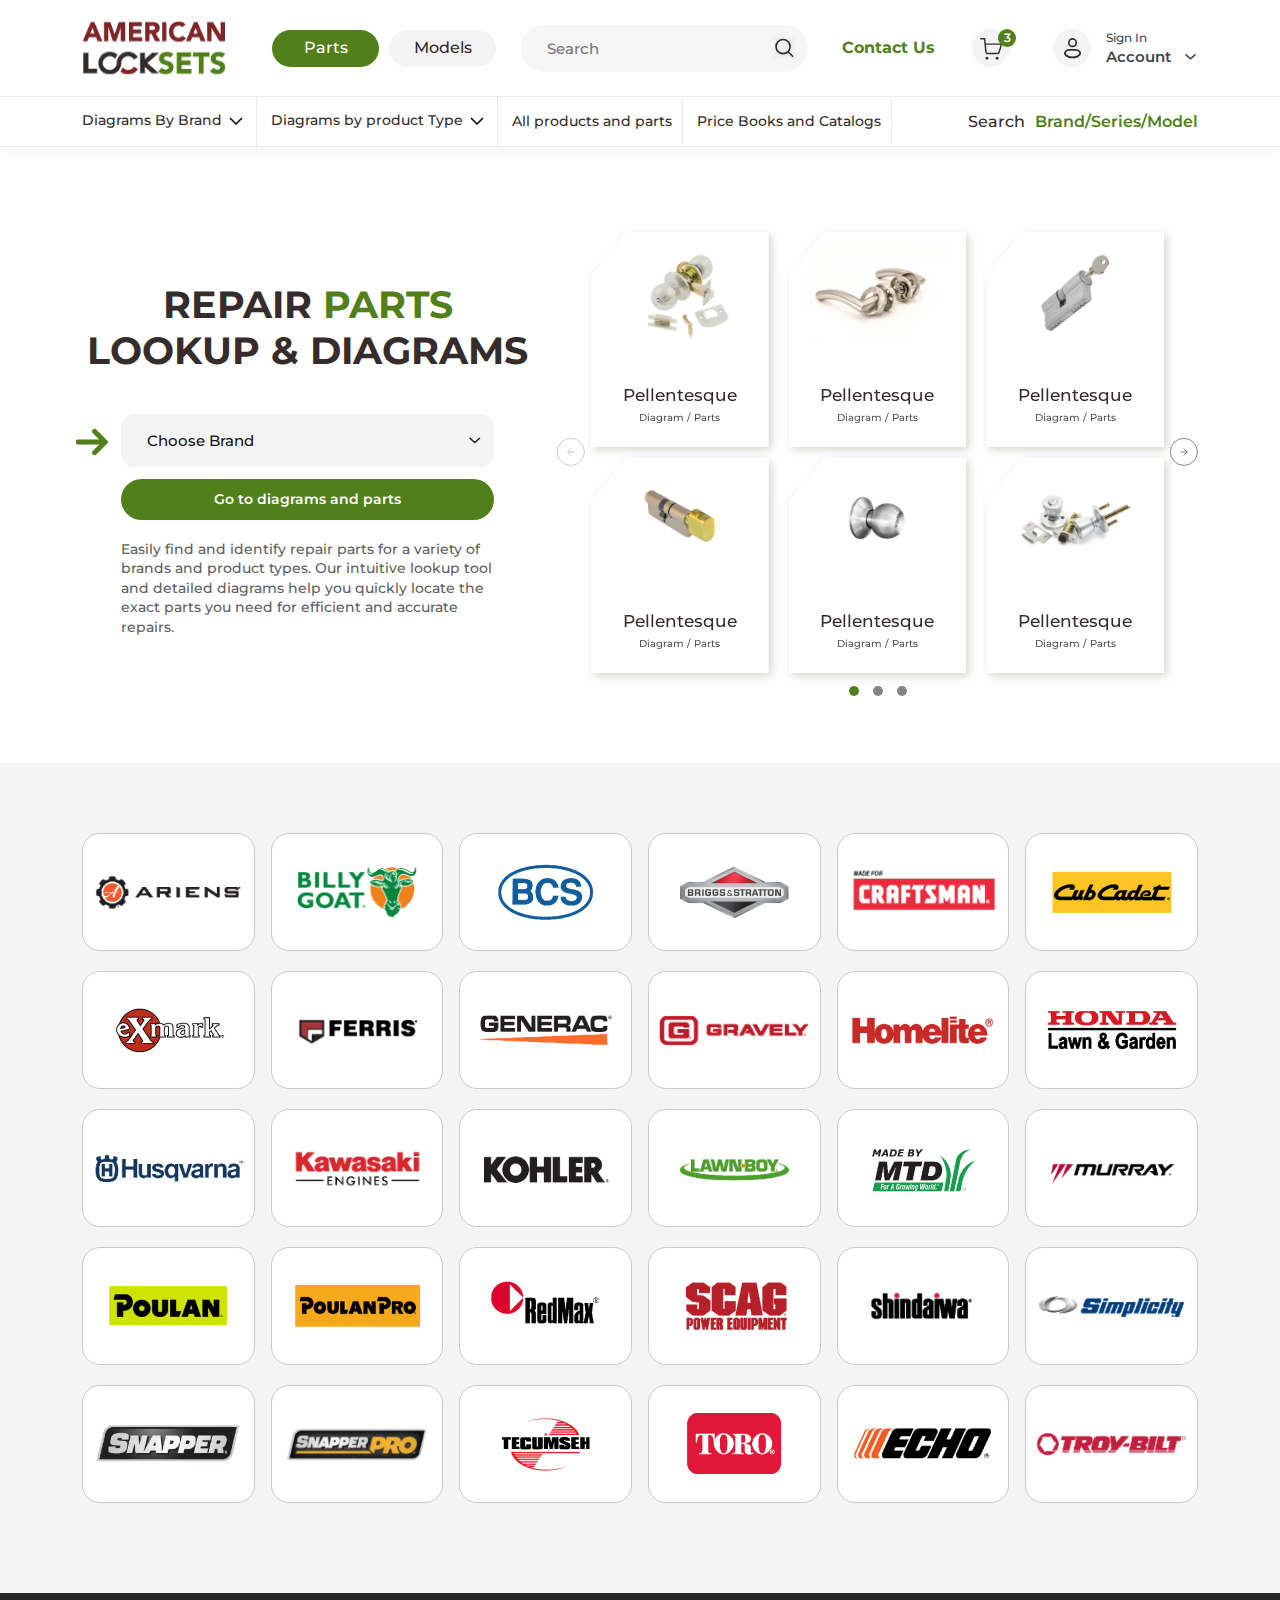
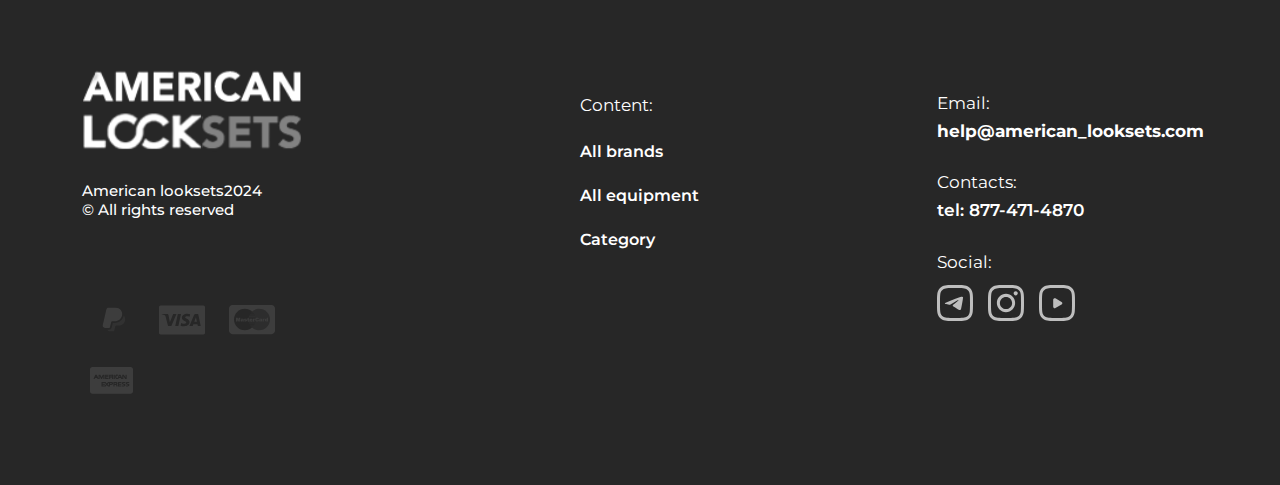
<file: index.html>
<!DOCTYPE html>
<html lang="en">

<head>
    <meta charset="UTF-8">
    <meta http-equiv="X-UA-Compatible" content="IE=edge">
    <meta name="viewport" content="width=device-width, initial-scale=1.0">
    <title>Partstree</title>
    <!-- <link rel="icon" type="image/x-icon" href="img/favicon.png"> -->
    <link rel="stylesheet" href="css/lib/bootstrap.min.css">
    <link rel="stylesheet" href="css/lib/select2.css">
    <link rel="stylesheet" href="https://cdn.jsdelivr.net/npm/swiper@11/swiper-bundle.min.css" />
    <link rel="stylesheet" href="css/style.css">
</head>

<body>
    <div class="pagewrapper">
        <!-- <div class="toplineinfo">
            <p>
                <span>We use</span>
                <img src="img/home/img1.png" alt="img">
                <img src="img/home/img2.png" alt="img">
                <img src="img/home/img3.png" alt="img">
                <img src="img/home/img4.png" alt="img">
            </p>
            <p>
                <span>We except</span>
                <img src="img/home/img5.png" alt="img">
                <img src="img/home/img6.png" alt="img">
                <img src="img/home/img7.png" alt="img">
            </p>
        </div> -->

        <header class="header">
            <div class="header__topsect">
                <div class="container">
                    <div class="row align-items-center">
                        <div class="col-xl-2 col-lg-2 col-sm-4 col-4">
                            <a href="#" class="header__logo">
                                <img src="img/home/logo.svg" alt="logo">
                            </a>
                        </div>
                        <div class="col-xl-6 col-lg-6 searchboxmob">
                            <div class="header__searchbox">
                                <div class="headertogglebtns">
                                    <button class="active">Parts</button>
                                    <button>Models</button>
                                </div>
                                <div class="header__search">
                                    <input type="text" placeholder="Search">
                                    <button>
                                        <img src="img/home/search-icon.svg" alt="search">
                                    </button>
                                </div>
                            </div>
                        </div>
                        <div class="col-xl-4 col-lg-4 col-sm-8 col-8 text-end">
                            <a href="#" class="header__contus">Contact Us</a>
                            <button class="mobsearchopen">
                                <img src="img/home/search-icon.svg" alt="icom">
                            </button>
                            <div class="header__cart">
                                <div class="header__cartimg">
                                    <img src="img/home/cart-icon.svg" alt="img">
                                    <span class="hlalel">3</span>
                                </div>
                                <div class="header__cartprice">
                                    <p>10 000 $</p>
                                </div>
                            </div>
                            <div class="header__acc">
                                <div class="header__acctop">
                                    <div class="header__accimg">
                                        <img src="img/home/user-icon.svg" alt="user">
                                    </div>
                                    <div class="header__accdescr">
                                        <p>Sign In</p>
                                        <p class="title">Account</p>
                                    </div>
                                </div>
                                <div class="header__accdd">
                                    <a href="#" class="login">Login</a>
                                    <a href="#">New customer?</a>
                                    <a href="#" class="signup">Sign up</a>
                                </div>
                            </div>

                            <div class="header__burger">
                                <button class="burger burger2"><span></span></button>
                            </div>
                        </div>
                    </div>
                </div>
            </div>
            <!-- <div class="header__filter">
                <div class="container">
                    <div class="row align-items-center">
                        <div class="col-xl-10 col-lg-9">
                            <div class="row">
                                <div class="col-sm-4">
                                    <div class="header__select">
                                        <select name="" id="" class="styledselect" data-placeholder="Parts type">
                                            <option></option>
                                            <option value="1">Lorem, ipsum.</option>
                                            <option value="2">Lorem, ipsum.</option>
                                            <option value="3">Lorem, ipsum.</option>
                                        </select>
                                    </div>
                                </div>
                                <div class="col-sm-4">
                                    <div class="header__select">
                                        <select name="" id="" class="styledselect" data-placeholder="Series">
                                            <option></option>
                                            <option value="1">Lorem, ipsum.</option>
                                            <option value="2">Lorem, ipsum.</option>
                                            <option value="3">Lorem, ipsum.</option>
                                        </select>
                                    </div>
                                </div>
                                <div class="col-sm-4">
                                    <div class="header__select">
                                        <select name="" id="" class="styledselect" data-placeholder="Model">
                                            <option></option>
                                            <option value="1">Lorem, ipsum.</option>
                                            <option value="2">Lorem, ipsum.</option>
                                            <option value="3">Lorem, ipsum.</option>
                                        </select>
                                    </div>
                                </div>
                            </div>
                        </div>
                        <div class="col-xl-2  col-lg-3">
                            <button type="submit" class="header__filter-search">
                                Search by tree
                            </button>
                        </div>
                    </div>
                </div>
            </div> -->
            <div class="header__bottsect">
                <div class="container">
                    <div class="row">
                        <div class="col-xl-9">
                            <ul>
                                <li class="dd-item">
                                    <a href="#">
                                        Diagrams By Brand
                                        <svg width="20" height="20" viewBox="0 0 20 20" fill="none"
                                            xmlns="http://www.w3.org/2000/svg">
                                            <path d="M4 7L10 13L16 7" stroke="black" stroke-width="1.5" />
                                        </svg>
                                    </a>
                                    <div class="dd-list">
                                        <ul>
                                            <li class="title">Suscipit integer </li>
                                            <li><a href="#">product Type</a></li>
                                            <li><a href="#">Mauris pretium dignissim </a></li>
                                            <li><a href="#">Nunc velit dolor non</a></li>
                                            <li><a href="#">eget nisi vel ultrices</a></li>
                                        </ul>
                                        <ul>
                                            <li class="title">Mauris pretium </li>
                                            <li><a href="#">amet libero mauris sit</a></li>
                                            <li><a href="#">justo donec ut consequat</a></li>
                                            <li><a href="#">Facilisi eros non</a></li>
                                            <li><a href="#">product Type</a></li>
                                        </ul>
                                        <ul>
                                            <li class="title">Amet in in</li>
                                            <li><a href="#">Duis at in tristique</a></li>
                                            <li><a href="#">Tincidunt ac leo</a></li>
                                            <li><a href="#">Eget pharetra lorem</a></li>
                                            <li><a href="#">eget lorem euismod</a></li>
                                        </ul>
                                        <ul>
                                            <li class="title">in sed sed nibh</li>
                                            <li><a href="#">non pretium justo</a></li>
                                            <li><a href="#">Mauris pretium </a></li>
                                            <li><a href="#">libero mauris sit</a></li>
                                            <li><a href="#">donec ut consequat</a></li>
                                        </ul>
                                    </div>
                                </li>
                                <li class="dd-item">
                                    <a href="#">
                                        Diagrams by product Type
                                        <svg width="20" height="20" viewBox="0 0 20 20" fill="none"
                                            xmlns="http://www.w3.org/2000/svg">
                                            <path d="M4 7L10 13L16 7" stroke="black" stroke-width="1.5" />
                                        </svg>
                                    </a>
                                    <div class="dd-list">
                                        <ul>
                                            <li class="title">Amet in in</li>
                                            <li><a href="#">Duis at in tristique</a></li>
                                            <li><a href="#">Tincidunt ac leo </a></li>
                                            <li><a href="#">Eget pharetra lorem</a></li>
                                            <li><a href="#">eget lorem euismod</a></li>
                                        </ul>
                                        <ul>
                                            <li class="title">ultricies sollicitudin </li>
                                            <li><a href="#">amet ut magna</a></li>
                                            <li><a href="#">quis quis eget </a></li>
                                            <li><a href="#">egestas donec malesuada</a></li>
                                            <li><a href="#">ultricies sollicitudin</a></li>
                                        </ul>

                                    </div>
                                </li>
                                <li><a href="#">All products and parts</a></li>
                                <li><a href="#">Price Books and Catalogs</a></li>
                            </ul>
                        </div>
                        <div class="col-xl-3">
                            <p class="header__makemodelbtn">
                                Search
                                <span data-bs-toggle="modal" data-bs-target="#makemodel">Brand/Series/Model</span>
                            </p>
                        </div>
                    </div>
                </div>
            </div>


        </header>

        <main class="main">
            <section class="maindescription">
                <div class="container">
                    <div class="row align-items-center">
                        <div class="col-lg-5">
                            <h1 class="text-center">
                                Repair <span>Parts</span><br> Lookup & Diagrams
                            </h1>
                            <div class="maindescription__info">
                                <form action="#">
                                    <div class="selectfld v1">
                                        <select name="" id="choose-brand" class="styledselect"
                                            data-placeholder="Choose Brand">
                                            <option></option>
                                            <option value="1">Lorem, ipsum.</option>
                                            <option value="2">Lorem, ipsum.</option>
                                            <option value="3">Lorem, ipsum.</option>
                                        </select>
                                    </div>
                                    <div class="selectfld v1 hide">
                                        <select name="" id="choose-series" class="styledselect"
                                            data-placeholder="Choose Series">
                                            <option></option>
                                            <option value="1">Lorem, ipsum.</option>
                                            <option value="2">Lorem, ipsum.</option>
                                            <option value="3">Lorem, ipsum.</option>
                                        </select>
                                    </div>
                                    <div class="selectfld v1 hide">
                                        <select name="" id="choose-model" class="styledselect"
                                            data-placeholder="Choose Model">
                                            <option></option>
                                            <option value="1">Lorem, ipsum.</option>
                                            <option value="2">Lorem, ipsum.</option>
                                            <option value="3">Lorem, ipsum.</option>
                                        </select>
                                    </div>
                                    <input id="mainstepbtn" class="greenbtn disabled" type="submit"
                                        value="Go to diagrams and parts" data-bs-toggle="tooltip"
                                        data-bs-placement="top"
                                        data-bs-title="please select all fields before you can search">
                                </form>
                                <p>
                                    Easily find and identify repair parts for a variety of brands and product types. Our
                                    intuitive lookup tool and detailed diagrams help you quickly locate the exact parts
                                    you need for efficient and accurate repairs.
                                </p>
                            </div>
                        </div>
                        <div class="col-lg-7">
                            <div class="heroslider-wrapper">
                                <div class="swiper heroslider">
                                    <div class="swiper-wrapper">
                                        <div class="swiper-slide">
                                            <div class="heroslider__col">
                                                <div class="heroslider__box">
                                                    <a href="#">
                                                        <div class="imgwrap">
                                                            <img class="default" src="img/home/slideimg1.png" alt="img">
                                                            <img class="hover" src="img/home/diagram.png" alt="img">
                                                        </div>
                                                        <div class="descrwrap">
                                                            <p class="title">Pellentesque</p>
                                                            <p>Diagram / Parts</p>
                                                        </div>
                                                    </a>
                                                </div>
                                                <div class="heroslider__box">
                                                    <a href="#">
                                                        <div class="imgwrap">
                                                            <img class="default" src="img/home/slideimg2.png" alt="img">
                                                            <img class="hover" src="img/home/diagram.png" alt="img">
                                                        </div>
                                                        <div class="descrwrap">
                                                            <p class="title">Pellentesque</p>
                                                            <p>Diagram / Parts</p>
                                                        </div>
                                                    </a>
                                                </div>
                                            </div>
                                        </div>
                                        <div class="swiper-slide">
                                            <div class="heroslider__col">
                                                <div class="heroslider__box">
                                                    <a href="#">
                                                        <div class="imgwrap">
                                                            <img class="default" src="img/home/slideimg3.png" alt="img">
                                                            <img class="hover" src="img/home/diagram.png" alt="img">
                                                        </div>
                                                        <div class="descrwrap">
                                                            <p class="title">Pellentesque</p>
                                                            <p>Diagram / Parts</p>
                                                        </div>
                                                    </a>
                                                </div>
                                                <div class="heroslider__box">
                                                    <a href="#">
                                                        <div class="imgwrap">
                                                            <img class="default" src="img/home/slideimg4.png" alt="img">
                                                            <img class="hover" src="img/home/diagram.png" alt="img">
                                                        </div>
                                                        <div class="descrwrap">
                                                            <p class="title">Pellentesque</p>
                                                            <p>Diagram / Parts</p>
                                                        </div>
                                                    </a>
                                                </div>
                                            </div>
                                        </div>
                                        <div class="swiper-slide">
                                            <div class="heroslider__col">
                                                <div class="heroslider__box">
                                                    <a href="#">
                                                        <div class="imgwrap">
                                                            <img class="default" src="img/home/slideimg5.png" alt="img">
                                                            <img class="hover" src="img/home/diagram.png" alt="img">
                                                        </div>
                                                        <div class="descrwrap">
                                                            <p class="title">Pellentesque</p>
                                                            <p>Diagram / Parts</p>
                                                        </div>
                                                    </a>
                                                </div>
                                                <div class="heroslider__box">
                                                    <a href="#">
                                                        <div class="imgwrap">
                                                            <img class="default" src="img/home/slideimg6.png" alt="img">
                                                            <img class="hover" src="img/home/diagram.png" alt="img">
                                                        </div>
                                                        <div class="descrwrap">
                                                            <p class="title">Pellentesque</p>
                                                            <p>Diagram / Parts</p>
                                                        </div>
                                                    </a>
                                                </div>
                                            </div>
                                        </div>
                                        <div class="swiper-slide">
                                            <div class="heroslider__col">
                                                <div class="heroslider__box">
                                                    <a href="#">
                                                        <div class="imgwrap">
                                                            <img class="default" src="img/home/slideimg7.png" alt="img">
                                                            <img class="hover" src="img/home/diagram.png" alt="img">
                                                        </div>
                                                        <div class="descrwrap">
                                                            <p class="title">Pellentesque</p>
                                                            <p>Diagram / Parts</p>
                                                        </div>
                                                    </a>
                                                </div>
                                                <div class="heroslider__box">
                                                    <a href="#">
                                                        <div class="imgwrap">
                                                            <img class="default" src="img/home/slideimg8.png" alt="img">
                                                            <img class="hover" src="img/home/diagram.png" alt="img">
                                                        </div>
                                                        <div class="descrwrap">
                                                            <p class="title">Pellentesque</p>
                                                            <p>Diagram / Parts</p>
                                                        </div>
                                                    </a>
                                                </div>
                                            </div>
                                        </div>
                                        <div class="swiper-slide">
                                            <div class="heroslider__col">
                                                <div class="heroslider__box">
                                                    <a href="#">
                                                        <div class="imgwrap">
                                                            <img class="default" src="img/home/slideimg3.png" alt="img">
                                                            <img class="hover" src="img/home/diagram.png" alt="img">
                                                        </div>
                                                        <div class="descrwrap">
                                                            <p class="title">Pellentesque</p>
                                                            <p>Diagram / Parts</p>
                                                        </div>
                                                    </a>
                                                </div>
                                                <div class="heroslider__box">
                                                    <a href="#">
                                                        <div class="imgwrap">
                                                            <img class="default" src="img/home/slideimg4.png" alt="img">
                                                            <img class="hover" src="img/home/diagram.png" alt="img">
                                                        </div>
                                                        <div class="descrwrap">
                                                            <p class="title">Pellentesque</p>
                                                            <p>Diagram / Parts</p>
                                                        </div>
                                                    </a>
                                                </div>
                                            </div>
                                        </div>
                                    </div>
                                    <div class="swiper-pagination"></div>

                                </div>
                                <div class="swiper-button-next"></div>
                                <div class="swiper-button-prev"></div>
                            </div>
                        </div>
                    </div>
                </div>
            </section>

            <div class="brandssection">
                <div class="container">
                    <div class="row">
                        <div class="col-xl-2 col-lg-3 col-md-4 col-6">
                            <a href="#" class="brandbox">
                                <img src="img/brands/brand1.png" alt="img">
                            </a>
                        </div>
                        <div class="col-xl-2 col-lg-3 col-md-4 col-6">
                            <a href="#" class="brandbox">
                                <img src="img/brands/brand2.png" alt="img">
                            </a>
                        </div>
                        <div class="col-xl-2 col-lg-3 col-md-4 col-6">
                            <a href="#" class="brandbox">
                                <img src="img/brands/brand3.png" alt="img">
                            </a>
                        </div>
                        <div class="col-xl-2 col-lg-3 col-md-4 col-6">
                            <a href="#" class="brandbox">
                                <img src="img/brands/brand4.png" alt="img">
                            </a>
                        </div>
                        <div class="col-xl-2 col-lg-3 col-md-4 col-6">
                            <a href="#" class="brandbox">
                                <img src="img/brands/brand5.png" alt="img">
                            </a>
                        </div>
                        <div class="col-xl-2 col-lg-3 col-md-4 col-6">
                            <a href="#" class="brandbox">
                                <img src="img/brands/brand6.png" alt="img">
                            </a>
                        </div>
                        <div class="col-xl-2 col-lg-3 col-md-4 col-6">
                            <a href="#" class="brandbox">
                                <img src="img/brands/brand7.png" alt="img">
                            </a>
                        </div>
                        <div class="col-xl-2 col-lg-3 col-md-4 col-6">
                            <a href="#" class="brandbox">
                                <img src="img/brands/brand8.png" alt="img">
                            </a>
                        </div>
                        <div class="col-xl-2 col-lg-3 col-md-4 col-6">
                            <a href="#" class="brandbox">
                                <img src="img/brands/brand9.png" alt="img">
                            </a>
                        </div>
                        <div class="col-xl-2 col-lg-3 col-md-4 col-6">
                            <a href="#" class="brandbox">
                                <img src="img/brands/brand10.png" alt="img">
                            </a>
                        </div>
                        <div class="col-xl-2 col-lg-3 col-md-4 col-6">
                            <a href="#" class="brandbox">
                                <img src="img/brands/brand11.png" alt="img">
                            </a>
                        </div>
                        <div class="col-xl-2 col-lg-3 col-md-4 col-6">
                            <a href="#" class="brandbox">
                                <img src="img/brands/brand12.png" alt="img">
                            </a>
                        </div>
                        <div class="col-xl-2 col-lg-3 col-md-4 col-6">
                            <a href="#" class="brandbox">
                                <img src="img/brands/brand13.png" alt="img">
                            </a>
                        </div>
                        <div class="col-xl-2 col-lg-3 col-md-4 col-6">
                            <a href="#" class="brandbox">
                                <img src="img/brands/brand14.png" alt="img">
                            </a>
                        </div>
                        <div class="col-xl-2 col-lg-3 col-md-4 col-6">
                            <a href="#" class="brandbox">
                                <img src="img/brands/brand15.png" alt="img">
                            </a>
                        </div>
                        <div class="col-xl-2 col-lg-3 col-md-4 col-6">
                            <a href="#" class="brandbox">
                                <img src="img/brands/brand16.png" alt="img">
                            </a>
                        </div>
                        <div class="col-xl-2 col-lg-3 col-md-4 col-6">
                            <a href="#" class="brandbox">
                                <img src="img/brands/brand17.png" alt="img">
                            </a>
                        </div>
                        <div class="col-xl-2 col-lg-3 col-md-4 col-6">
                            <a href="#" class="brandbox">
                                <img src="img/brands/brand18.png" alt="img">
                            </a>
                        </div>
                        <div class="col-xl-2 col-lg-3 col-md-4 col-6">
                            <a href="#" class="brandbox">
                                <img src="img/brands/brand19.png" alt="img">
                            </a>
                        </div>
                        <div class="col-xl-2 col-lg-3 col-md-4 col-6">
                            <a href="#" class="brandbox">
                                <img src="img/brands/brand20.png" alt="img">
                            </a>
                        </div>
                        <div class="col-xl-2 col-lg-3 col-md-4 col-6">
                            <a href="#" class="brandbox">
                                <img src="img/brands/brand21.png" alt="img">
                            </a>
                        </div>
                        <div class="col-xl-2 col-lg-3 col-md-4 col-6">
                            <a href="#" class="brandbox">
                                <img src="img/brands/brand22.png" alt="img">
                            </a>
                        </div>
                        <div class="col-xl-2 col-lg-3 col-md-4 col-6">
                            <a href="#" class="brandbox">
                                <img src="img/brands/brand23.png" alt="img">
                            </a>
                        </div>
                        <div class="col-xl-2 col-lg-3 col-md-4 col-6">
                            <a href="#" class="brandbox">
                                <img src="img/brands/brand24.png" alt="img">
                            </a>
                        </div>
                        <div class="col-xl-2 col-lg-3 col-md-4 col-6">
                            <a href="#" class="brandbox">
                                <img src="img/brands/brand25.png" alt="img">
                            </a>
                        </div>
                        <div class="col-xl-2 col-lg-3 col-md-4 col-6">
                            <a href="#" class="brandbox">
                                <img src="img/brands/brand26.png" alt="img">
                            </a>
                        </div>
                        <div class="col-xl-2 col-lg-3 col-md-4 col-6">
                            <a href="#" class="brandbox">
                                <img src="img/brands/brand27.png" alt="img">
                            </a>
                        </div>
                        <div class="col-xl-2 col-lg-3 col-md-4 col-6">
                            <a href="#" class="brandbox">
                                <img src="img/brands/brand28.png" alt="img">
                            </a>
                        </div>
                        <div class="col-xl-2 col-lg-3 col-md-4 col-6">
                            <a href="#" class="brandbox">
                                <img src="img/brands/brand29.png" alt="img">
                            </a>
                        </div>
                        <div class="col-xl-2 col-lg-3 col-md-4 col-6">
                            <a href="#" class="brandbox">
                                <img src="img/brands/brand30.png" alt="img">
                            </a>
                        </div>
                    </div>
                </div>
            </div>

        </main>

        <footer class="footer">
            <div class="container">
                <div class="text-center">
                    <a href="#" class="moblogo">
                        <img src="img/home/footerlogo.svg" alt="logo">
                    </a>
                </div>
                <div class="row">
                    <div class="col-xl-3 col-lg-4 col-md-12">
                        <div class="footer__logosect">
                            <a href="#">
                                <img src="img/home/footerlogo.svg" alt="logo">
                            </a>
                            <p>
                                American looksets2024<br>
                                © All rights reserved
                            </p>
                            <ul>
                                <li><a href="#"><img src="img/home/footer-card1.svg" alt="img"></a></li>
                                <li><a href="#"><img src="img/home/footer-card2.svg" alt="img"></a></li>
                                <li><a href="#"><img src="img/home/footer-card3.svg" alt="img"></a></li>
                                <li><a href="#"><img src="img/home/footer-card4.svg" alt="img"></a></li>
                            </ul>
                        </div>
                    </div>
                    <div class="col-xl-6 col-lg-4 col-md-6">
                        <div class="footercentersect">
                            <div class="footer__listwrap">
                                <p>Content:</p>
                                <ul>
                                    <li><a href="#">All brands</a></li>
                                    <li><a href="#">All equipment</a></li>
                                    <li><a href="#">Category</a></li>
                                </ul>
                            </div>
                        </div>
                    </div>
                    <div class="col-xl-3 col-lg-4 col-md-6">
                        <div class="footer__rightsect">
                            <div class="footblock">
                                <p>Email:</p>
                                <a href="mailto:help@american_looksets.com">help@american_looksets.com</a>
                            </div>
                            <div class="footblock">
                                <p>Contacts:</p>
                                <a href="tel:8774714870">tel: 877-471-4870</a>
                            </div>
                            <div class="footblock">
                                <p>Social:</p>
                                <ul class="soclist">
                                    <li><a href="#" target="_blank"><img src="img/home/soc1.svg" alt="soc"></a></li>
                                    <li><a href="#" target="_blank"><img src="img/home/soc2.svg" alt="soc"></a></li>
                                    <li><a href="#" target="_blank"><img src="img/home/soc3.svg" alt="soc"></a></li>
                                </ul>
                            </div>
                        </div>
                    </div>
                </div>
            </div>
        </footer>

        <div class="modal fade makemodel-modal" id="makemodel" tabindex="-1" aria-labelledby="exampleModalLabel"
            aria-hidden="true">
            <div class="modal-dialog modal-dialog-centered">
                <div class="modal-content">
                    <button type="button" class="closemodal" data-bs-dismiss="modal" aria-label="Close">
                        <img src="img/listmodel/icon-close.svg" alt="close">
                    </button>
                    <div class="makemodel-modal__wrapper">
                        <p class="makemodel-modal__title">Get to your model with just 3 selects</p>
                        <div class="maindescription__info">
                            <form action="#">
                                <div class="selectfld v2">
                                    <select name="" id="choose-brand1" class="styledselect"
                                        data-placeholder="Choose Brand">
                                        <option></option>
                                        <option value="1">Lorem, ipsum.</option>
                                        <option value="2">Lorem, ipsum.</option>
                                        <option value="3">Lorem, ipsum.</option>
                                    </select>
                                </div>
                                <div class="selectfld v2 hide">
                                    <select name="" id="choose-series1" class="styledselect"
                                        data-placeholder="Choose Series">
                                        <option></option>
                                        <option value="1">Lorem, ipsum.</option>
                                        <option value="2">Lorem, ipsum.</option>
                                        <option value="3">Lorem, ipsum.</option>
                                    </select>
                                </div>
                                <div class="selectfld v2 hide">
                                    <select name="" id="choose-model1" class="styledselect"
                                        data-placeholder="Choose Model">
                                        <option></option>
                                        <option value="1">Lorem, ipsum.</option>
                                        <option value="2">Lorem, ipsum.</option>
                                        <option value="3">Lorem, ipsum.</option>
                                    </select>
                                </div>
                                <input id="modalstepbtn" class="greenbtn disabled" type="submit"
                                    value="Go to diagrams and parts" data-bs-toggle="tooltip" data-bs-placement="top"
                                    data-bs-title="please select all fields before you can search">
                            </form>

                        </div>
                    </div>
                </div>
            </div>
        </div>
    </div>

    <script src="js/lib/jquery.js"></script>
    <script src="js/lib/popper.js"></script>
    <script src="js/lib/bootstrap.min.js"></script>
    <script src="js/lib/select2.js"></script>
    <script src="https://cdn.jsdelivr.net/npm/swiper@11/swiper-bundle.min.js"></script>
    <script src="js/main.js"></script>


    <div class="menubg"></div>
</body>


</html>
</file>
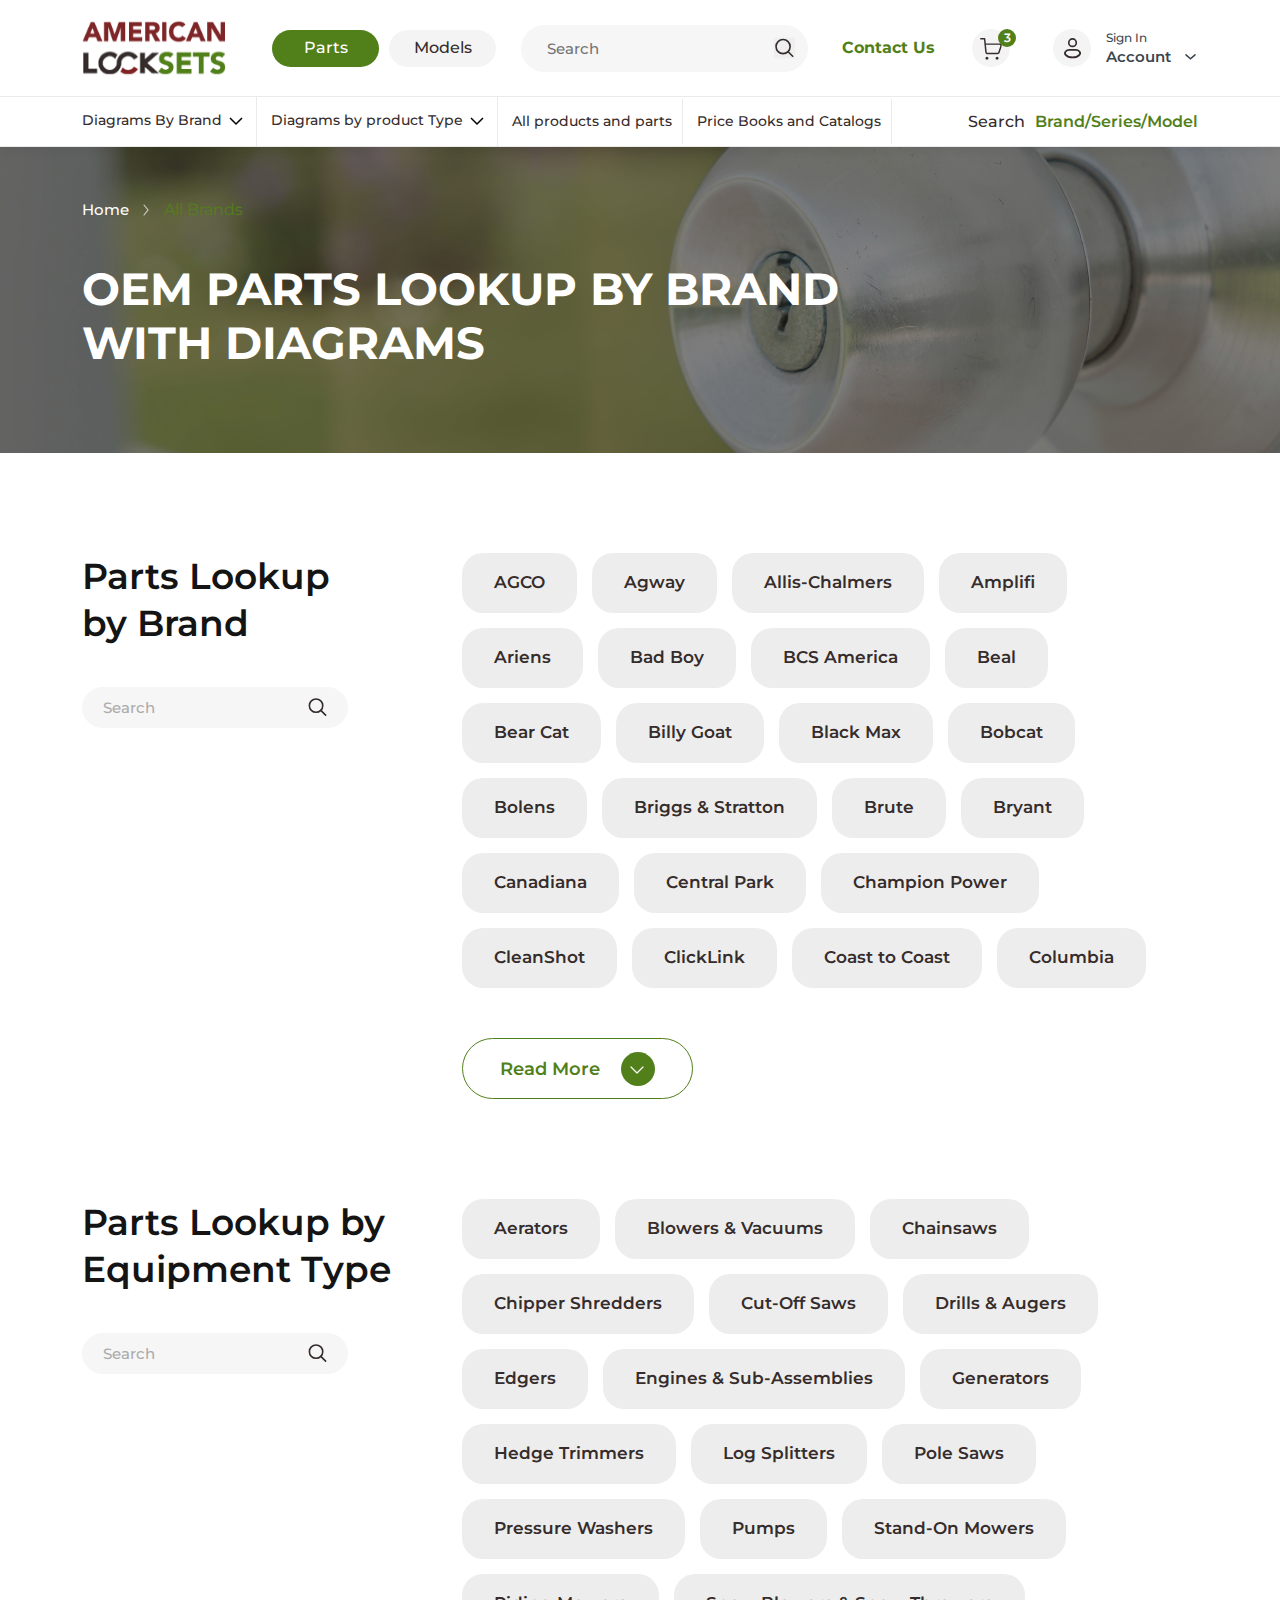
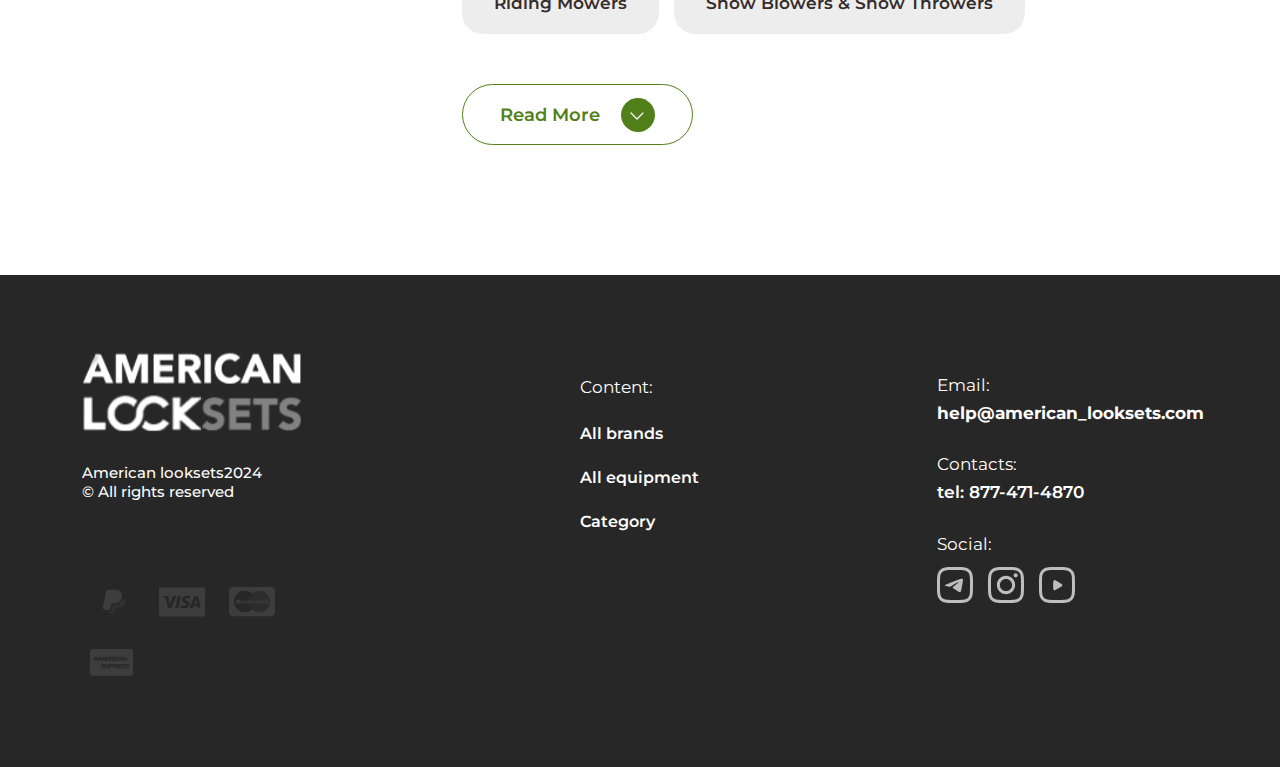
<file: all-brands.html>
<!DOCTYPE html>
<html lang="en">

<head>
    <meta charset="UTF-8">
    <meta http-equiv="X-UA-Compatible" content="IE=edge">
    <meta name="viewport" content="width=device-width, initial-scale=1.0">
    <title>All Brands</title>
    <!-- <link rel="icon" type="image/x-icon" href="img/favicon.png"> -->
    <link rel="stylesheet" href="css/lib/bootstrap.min.css">
    <link rel="stylesheet" href="css/lib/select2.css">
    <link rel="stylesheet" href="css/style.css">
</head>

<body>
    <div class="pagewrapper">
        <header class="header">
            <div class="header__topsect">
                <div class="container">
                    <div class="row align-items-center">
                        <div class="col-xl-2 col-lg-2 col-sm-4 col-4">
                            <a href="#" class="header__logo">
                                <img src="img/home/logo.svg" alt="logo">
                            </a>
                        </div>
                        <div class="col-xl-6 col-lg-6 searchboxmob">
                            <div class="header__searchbox">
                                <div class="headertogglebtns">
                                    <button class="active">Parts</button>
                                    <button>Models</button>
                                </div>
                                <div class="header__search">
                                    <input type="text" placeholder="Search">
                                    <button>
                                        <img src="img/home/search-icon.svg" alt="search">
                                    </button>
                                </div>
                            </div>
                        </div>
                        <div class="col-xl-4 col-lg-4 col-sm-8 col-8 text-end">
                            <a href="#" class="header__contus">Contact Us</a>
                            <button class="mobsearchopen">
                                <img src="img/home/search-icon.svg" alt="icom">
                            </button>
                            <div class="header__cart">
                                <div class="header__cartimg">
                                    <img src="img/home/cart-icon.svg" alt="img">
                                    <span class="hlalel">3</span>
                                </div>
                                <div class="header__cartprice">
                                    <p>10 000 $</p>
                                </div>
                            </div>
                            <div class="header__acc">
                                <div class="header__acctop">
                                    <div class="header__accimg">
                                        <img src="img/home/user-icon.svg" alt="user">
                                    </div>
                                    <div class="header__accdescr">
                                        <p>Sign In</p>
                                        <p class="title">Account</p>
                                    </div>
                                </div>
                                <div class="header__accdd">
                                    <a href="#" class="login">Login</a>
                                    <a href="#">New customer?</a>
                                    <a href="#" class="signup">Sign up</a>
                                </div>
                            </div>

                            <div class="header__burger">
                                <button class="burger burger2"><span></span></button>
                            </div>
                        </div>
                    </div>
                </div>
            </div>
            <!-- <div class="header__filter">
                <div class="container">
                    <div class="row align-items-center">
                        <div class="col-xl-10 col-lg-9">
                            <div class="row">
                                <div class="col-sm-4">
                                    <div class="header__select">
                                        <select name="" id="" class="styledselect" data-placeholder="Parts type">
                                            <option></option>
                                            <option value="1">Lorem, ipsum.</option>
                                            <option value="2">Lorem, ipsum.</option>
                                            <option value="3">Lorem, ipsum.</option>
                                        </select>
                                    </div>
                                </div>
                                <div class="col-sm-4">
                                    <div class="header__select">
                                        <select name="" id="" class="styledselect" data-placeholder="Series">
                                            <option></option>
                                            <option value="1">Lorem, ipsum.</option>
                                            <option value="2">Lorem, ipsum.</option>
                                            <option value="3">Lorem, ipsum.</option>
                                        </select>
                                    </div>
                                </div>
                                <div class="col-sm-4">
                                    <div class="header__select">
                                        <select name="" id="" class="styledselect" data-placeholder="Model">
                                            <option></option>
                                            <option value="1">Lorem, ipsum.</option>
                                            <option value="2">Lorem, ipsum.</option>
                                            <option value="3">Lorem, ipsum.</option>
                                        </select>
                                    </div>
                                </div>
                            </div>
                        </div>
                        <div class="col-xl-2  col-lg-3">
                            <button type="submit" class="header__filter-search">
                                Search by tree
                            </button>
                        </div>
                    </div>
                </div>
            </div> -->
            <div class="header__bottsect">
                <div class="container">
                    <div class="row">
                        <div class="col-xl-9">
                            <ul>
                                <li class="dd-item">
                                    <a href="#">
                                        Diagrams By Brand
                                        <svg width="20" height="20" viewBox="0 0 20 20" fill="none"
                                            xmlns="http://www.w3.org/2000/svg">
                                            <path d="M4 7L10 13L16 7" stroke="black" stroke-width="1.5" />
                                        </svg>
                                    </a>
                                    <div class="dd-list">
                                        <ul>
                                            <li class="title">Suscipit integer </li>
                                            <li><a href="#">product Type</a></li>
                                            <li><a href="#">Mauris pretium dignissim </a></li>
                                            <li><a href="#">Nunc velit dolor non</a></li>
                                            <li><a href="#">eget nisi vel ultrices</a></li>
                                        </ul>
                                        <ul>
                                            <li class="title">Mauris pretium </li>
                                            <li><a href="#">amet libero mauris sit</a></li>
                                            <li><a href="#">justo donec ut consequat</a></li>
                                            <li><a href="#">Facilisi eros non</a></li>
                                            <li><a href="#">product Type</a></li>
                                        </ul>
                                        <ul>
                                            <li class="title">Amet in in</li>
                                            <li><a href="#">Duis at in tristique</a></li>
                                            <li><a href="#">Tincidunt ac leo</a></li>
                                            <li><a href="#">Eget pharetra lorem</a></li>
                                            <li><a href="#">eget lorem euismod</a></li>
                                        </ul>
                                        <ul>
                                            <li class="title">in sed sed nibh</li>
                                            <li><a href="#">non pretium justo</a></li>
                                            <li><a href="#">Mauris pretium </a></li>
                                            <li><a href="#">libero mauris sit</a></li>
                                            <li><a href="#">donec ut consequat</a></li>
                                        </ul>
                                    </div>
                                </li>
                                <li class="dd-item">
                                    <a href="#">
                                        Diagrams by product Type
                                        <svg width="20" height="20" viewBox="0 0 20 20" fill="none"
                                            xmlns="http://www.w3.org/2000/svg">
                                            <path d="M4 7L10 13L16 7" stroke="black" stroke-width="1.5" />
                                        </svg>
                                    </a>
                                    <div class="dd-list">
                                        <ul>
                                            <li class="title">Amet in in</li>
                                            <li><a href="#">Duis at in tristique</a></li>
                                            <li><a href="#">Tincidunt ac leo </a></li>
                                            <li><a href="#">Eget pharetra lorem</a></li>
                                            <li><a href="#">eget lorem euismod</a></li>
                                        </ul>
                                        <ul>
                                            <li class="title">ultricies sollicitudin </li>
                                            <li><a href="#">amet ut magna</a></li>
                                            <li><a href="#">quis quis eget </a></li>
                                            <li><a href="#">egestas donec malesuada</a></li>
                                            <li><a href="#">ultricies sollicitudin</a></li>
                                        </ul>

                                    </div>
                                </li>
                                <li><a href="#">All products and parts</a></li>
                                <li><a href="#">Price Books and Catalogs</a></li>
                            </ul>
                        </div>
                        <div class="col-xl-3">
                            <p class="header__makemodelbtn">
                                Search
                                <span data-bs-toggle="modal" data-bs-target="#makemodel">Brand/Series/Model</span>
                            </p>
                        </div>
                    </div>
                </div>
            </div>


        </header>

        <main class="main">
            <section class="pagehero">
                <img class="herobg" src="img/brands/allbrand-hero.png" alt="bg">
                <div class="container breadcrumbwrapper">
                    <div class="breadcrumbs">
                        <ul>
                            <li>
                                <a href="#">Home</a>
                            </li>
                            <li>All Brands</li>
                        </ul>
                    </div>
                </div>
                <div class="container pagehero__cont">
                    <h1>OEM Parts Lookup by Brand<br> with Diagrams</h1>
                </div>
            </section>

            <section class="brandsection">
                <div class="container">
                    <div class="brandfield">
                        <div class="row">
                            <div class="col-lg-4">
                                <div class="leftblock">
                                    <p class="title">
                                        Parts Lookup<br> by Brand
                                    </p>
                                    <div class="filtersearch">
                                        <input type="text" placeholder="Search">
                                        <button>
                                            <img src="img/category/search-filter.svg" alt="icon">
                                        </button>
                                    </div>
                                </div>
                            </div>
                            <div class="col-lg-8">
                                <div class="brandslist">
                                    <a href="#">AGCO</a>
                                    <a href="#">Agway</a>
                                    <a href="#">Allis-Chalmers</a>
                                    <a href="#">Amplifi</a>
                                    <a href="#">Ariens</a>
                                    <a href="#">Bad Boy</a>
                                    <a href="#">BCS America</a>
                                    <a href="#">Beal</a>
                                    <a href="#">Bear Cat</a>
                                    <a href="#">Billy Goat</a>
                                    <a href="#">Black Max</a>
                                    <a href="#">Bobcat</a>
                                    <a href="#">Bolens</a>
                                    <a href="#">Briggs & Stratton</a>
                                    <a href="#">Brute</a>
                                    <a href="#">Bryant</a>
                                    <a href="#">Canadiana</a>
                                    <a href="#">Central Park</a>
                                    <a href="#">Champion Power</a>
                                    <a href="#">CleanShot</a>
                                    <a href="#">ClickLink</a>
                                    <a href="#">Coast to Coast</a>
                                    <a href="#">Columbia</a>
                                    <a href="#">County Line</a>
                                    <a href="#">Craftsman</a>
                                    <a href="#">Cub Cadet</a>
                                    <a href="#">Cub Cadet Yanmar</a>
                                    <a href="#">Dewalt</a>
                                    <a href="#">Diamond</a>
                                    <a href="#">Dixon</a>
                                    <a href="#">DR Power</a>

                                    <a href="#">Diamond</a>
                                    <a href="#">Dixon</a>
                                    <a href="#">DR Power</a>
                                </div>
                                <button class="brandslist_more">
                                    <span>Read More</span>
                                    <span>Read Less</span>
                                    <img src="img/brands/brandcheck.svg" alt="icon">
                                </button>
                            </div>
                        </div>
                    </div>

                    <div class="brandfield">
                        <div class="row">
                            <div class="col-lg-4">
                                <div class="leftblock">
                                    <p class="title">
                                        Parts Lookup by<br> Equipment Type
                                    </p>
                                    <div class="filtersearch">
                                        <input type="text" placeholder="Search">
                                        <button>
                                            <img src="img/category/search-filter.svg" alt="icon">
                                        </button>
                                    </div>
                                </div>
                            </div>
                            <div class="col-lg-8">
                                <div class="brandslist">
                                    <a href="#">Aerators</a>
                                    <a href="#">Blowers & Vacuums</a>
                                    <a href="#">Chainsaws</a>
                                    <a href="#">Chipper Shredders</a>
                                    <a href="#">Cut-Off Saws</a>
                                    <a href="#">Drills & Augers</a>
                                    <a href="#">Edgers</a>
                                    <a href="#">Engines & Sub-Assemblies</a>
                                    <a href="#">Generators</a>
                                    <a href="#">Hedge Trimmers</a>
                                    <a href="#">Log Splitters</a>
                                    <a href="#">Pole Saws</a>
                                    <a href="#">Pressure Washers</a>
                                    <a href="#">Pumps</a>
                                    <a href="#">Stand-On Mowers</a>
                                    <a href="#">Riding Mowers</a>
                                    <a href="#">Snow Blowers & Snow Throwers</a>
                                    <a href="#">Sprayers & Spreaders</a>
                                    <a href="#">Utility Vehicles</a>
                                    <a href="#">String Trimmers & Brush Cutters</a>
                                    <a href="#">Tillers</a>
                                    <a href="#">Walk-Behind Mowers</a>
                                    <a href="#">Zero-Turn Mowers</a>
                                    <a href="#">Accessories & Attachments</a>
                                    <a href="#">Other Equipment</a>
                                </div>
                                <button class="brandslist_more">
                                    <span>Read More</span>
                                    <span>Read Less</span>
                                    <img src="img/brands/brandcheck.svg" alt="icon">
                                </button>
                            </div>
                        </div>
                    </div>


                </div>
            </section>


        </main>

        <footer class="footer">
            <div class="container">
                <div class="text-center">
                    <a href="#" class="moblogo">
                        <img src="img/home/footerlogo.svg" alt="logo">
                    </a>
                </div>
                <div class="row">
                    <div class="col-xl-3 col-lg-4 col-md-12">
                        <div class="footer__logosect">
                            <a href="#">
                                <img src="img/home/footerlogo.svg" alt="logo">
                            </a>
                            <p>
                                American looksets2024<br>
                                © All rights reserved
                            </p>
                            <ul>
                                <li><a href="#"><img src="img/home/footer-card1.svg" alt="img"></a></li>
                                <li><a href="#"><img src="img/home/footer-card2.svg" alt="img"></a></li>
                                <li><a href="#"><img src="img/home/footer-card3.svg" alt="img"></a></li>
                                <li><a href="#"><img src="img/home/footer-card4.svg" alt="img"></a></li>
                            </ul>
                        </div>
                    </div>
                    <div class="col-xl-6 col-lg-4 col-md-6">
                        <div class="footercentersect">
                            <div class="footer__listwrap">
                                <p>Content:</p>
                                <ul>
                                    <li><a href="#">All brands</a></li>
                                    <li><a href="#">All equipment</a></li>
                                    <li><a href="#">Category</a></li>
                                </ul>
                            </div>
                        </div>
                    </div>
                    <div class="col-xl-3 col-lg-4 col-md-6">
                        <div class="footer__rightsect">
                            <div class="footblock">
                                <p>Email:</p>
                                <a href="mailto:help@american_looksets.com">help@american_looksets.com</a>
                            </div>
                            <div class="footblock">
                                <p>Contacts:</p>
                                <a href="tel:8774714870">tel: 877-471-4870</a>
                            </div>
                            <div class="footblock">
                                <p>Social:</p>
                                <ul class="soclist">
                                    <li><a href="#" target="_blank"><img src="img/home/soc1.svg" alt="soc"></a></li>
                                    <li><a href="#" target="_blank"><img src="img/home/soc2.svg" alt="soc"></a></li>
                                    <li><a href="#" target="_blank"><img src="img/home/soc3.svg" alt="soc"></a></li>
                                </ul>
                            </div>
                        </div>
                    </div>
                </div>
            </div>
        </footer>

        <div class="modal fade makemodel-modal" id="makemodel" tabindex="-1" aria-labelledby="exampleModalLabel"
            aria-hidden="true">
            <div class="modal-dialog modal-dialog-centered">
                <div class="modal-content">
                    <button type="button" class="closemodal" data-bs-dismiss="modal" aria-label="Close">
                        <img src="img/listmodel/icon-close.svg" alt="close">
                    </button>
                    <div class="makemodel-modal__wrapper">
                        <p class="makemodel-modal__title">Get to your model with just 3 selects</p>
                        <div class="maindescription__info">
                            <form action="#">
                                <div class="selectfld v2">
                                    <select name="" id="choose-brand1" class="styledselect"
                                        data-placeholder="Choose Brand">
                                        <option></option>
                                        <option value="1">Lorem, ipsum.</option>
                                        <option value="2">Lorem, ipsum.</option>
                                        <option value="3">Lorem, ipsum.</option>
                                    </select>
                                </div>
                                <div class="selectfld v2 hide">
                                    <select name="" id="choose-series1" class="styledselect"
                                        data-placeholder="Choose Series">
                                        <option></option>
                                        <option value="1">Lorem, ipsum.</option>
                                        <option value="2">Lorem, ipsum.</option>
                                        <option value="3">Lorem, ipsum.</option>
                                    </select>
                                </div>
                                <div class="selectfld v2 hide">
                                    <select name="" id="choose-model1" class="styledselect"
                                        data-placeholder="Choose Model">
                                        <option></option>
                                        <option value="1">Lorem, ipsum.</option>
                                        <option value="2">Lorem, ipsum.</option>
                                        <option value="3">Lorem, ipsum.</option>
                                    </select>
                                </div>
                                <input id="modalstepbtn" class="greenbtn disabled" type="submit"
                                    value="Go to diagrams and parts" data-bs-toggle="tooltip" data-bs-placement="top"
                                    data-bs-title="please select all fields before you can search">
                            </form>

                        </div>
                    </div>
                </div>
            </div>
        </div>
    </div>

    <script src="js/lib/jquery.js"></script>
    <script src="js/lib/popper.js"></script>
    <script src="js/lib/bootstrap.min.js"></script>
    <script src="js/lib/select2.js"></script>
    <script src="js/main.js"></script>

</body>


</html>
</file>
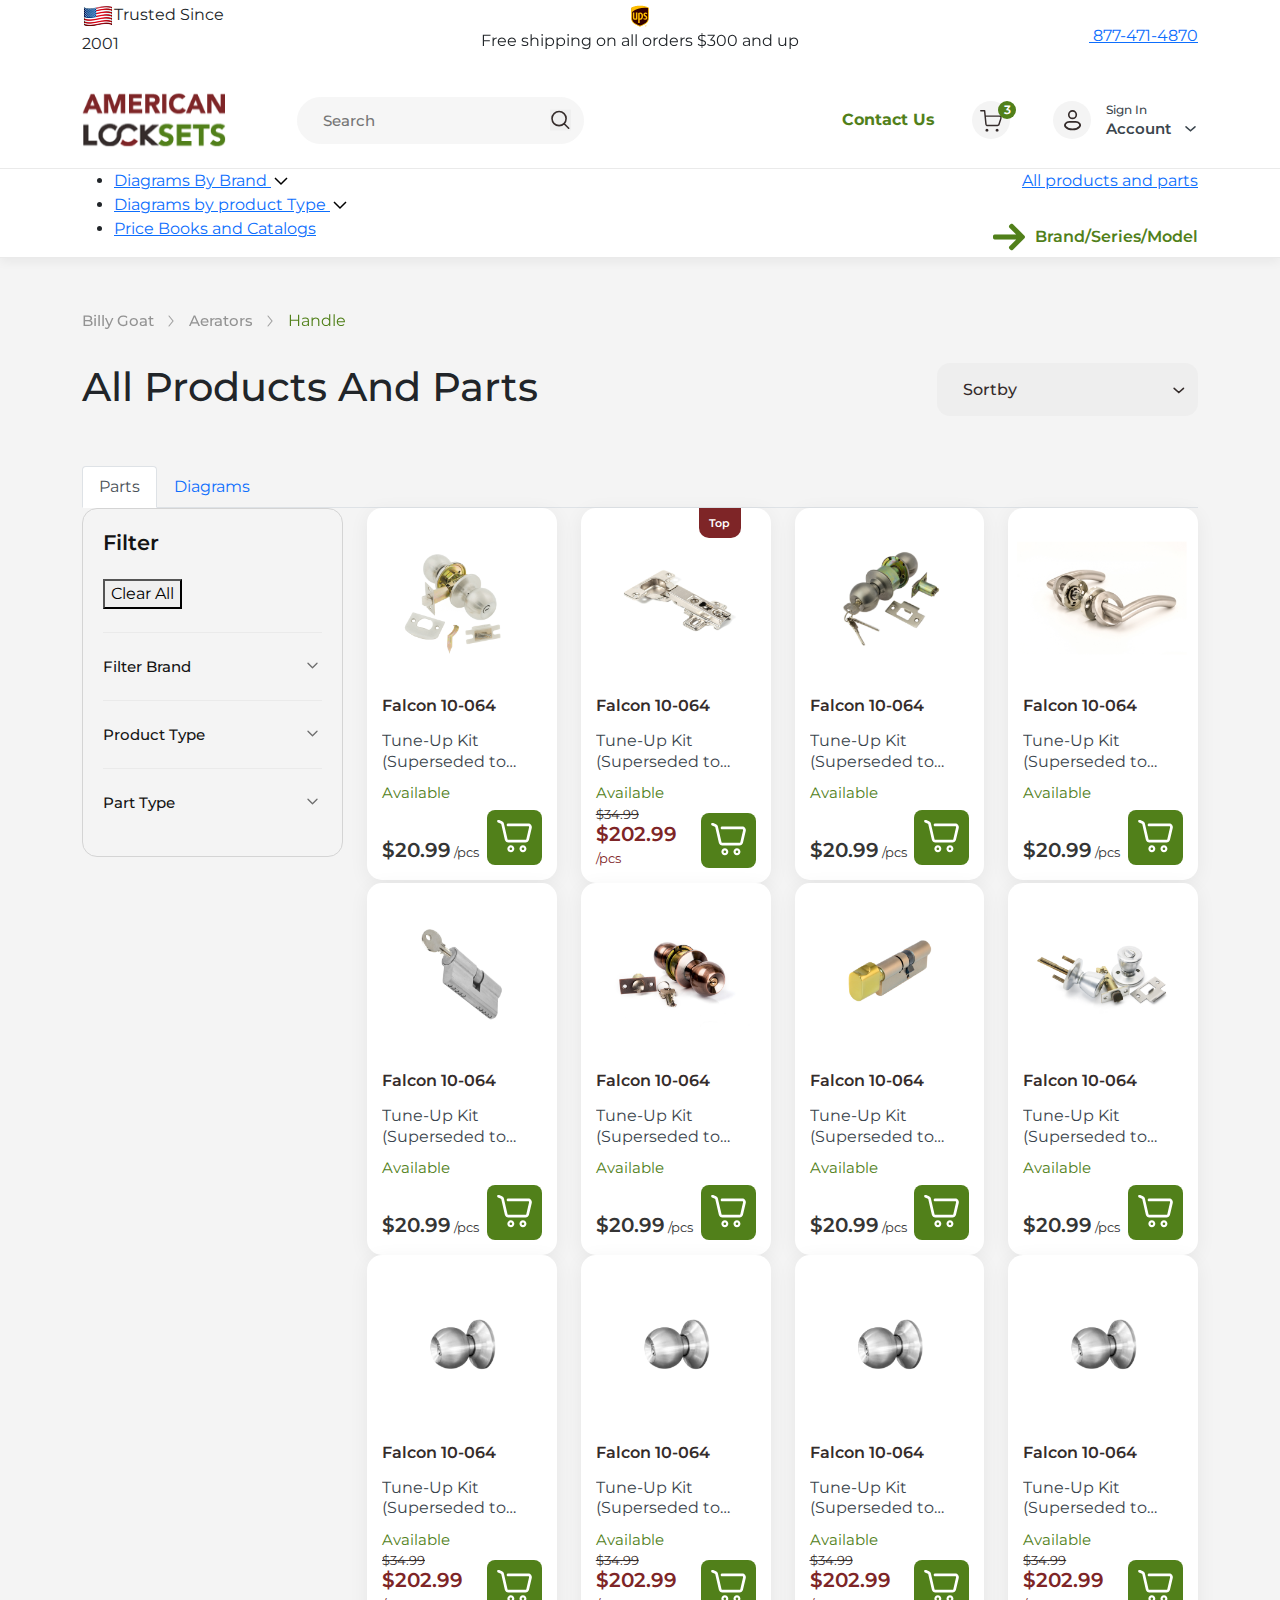
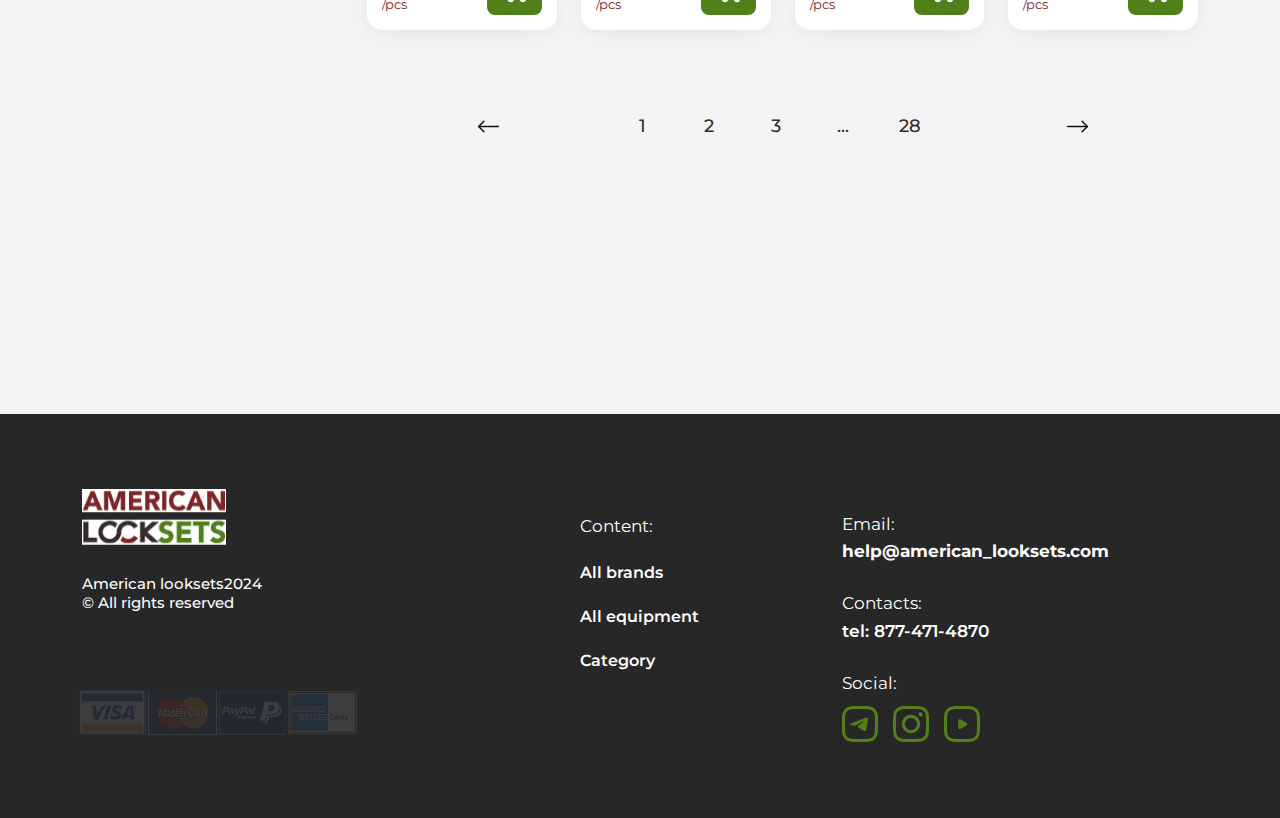
<file: category-tabs.html>
<!DOCTYPE html>
<html lang="en">

<head>
    <meta charset="UTF-8">
    <meta http-equiv="X-UA-Compatible" content="IE=edge">
    <meta name="viewport" content="width=device-width, initial-scale=1.0">
    <title>Category</title>
    <!-- <link rel="icon" type="image/x-icon" href="img/favicon.png"> -->
    <link rel="stylesheet" href="css/lib/bootstrap.min.css">
    <link rel="stylesheet" href="css/lib/select2.css">
    <link rel="stylesheet" href="css/lib/swiper.css" />
    <link rel="stylesheet" href="css/style.css">
</head>

<body>
    <div class="pagewrapper">
        <header class="header">
            <div class="header__toprow">
                <div class="container">
                    <div class="row align-items-center">
                        <div class="col-xl-2 col-sm-3 hidemob">
                            <p><img class="header__flag" src="img/new/flag.png" alt="usa">Trusted Since 2001</p>
                        </div>
                        <div class="col-xl-8 col-sm-6 col-9 text-center">
                            <div class="swiper fliptext">
                                <img class="fliptext__icon" src="img/new/ups.svg" alt="img">
                                <div class="swiper-wrapper">
                                    <div class="swiper-slide">
                                        <p>
                                            Free shipping on all orders $300 and up
                                        </p>
                                    </div>
                                    <div class="swiper-slide">
                                        <p>
                                            Same Day Shipping
                                        </p>
                                    </div>
                                    <div class="swiper-slide">
                                        <p>
                                            Expedited delivery available
                                        </p>
                                    </div>
                                </div>
                            </div>

                        </div>
                        <div class="col-xl-2 col-sm-3 col-3 text-end">
                            <a class="header__telnum" href="tel:8774714870">
                                <img src="img/new/phone-icon.svg" alt="phone icon">
                                <span>877-471-4870</span>
                            </a>
                        </div>
                    </div>
                </div>
            </div>

            <div class="header__topsect">
                <div class="container">
                    <div class="row align-items-center">
                        <div class="col-xl-2 col-lg-2 col-sm-4 col-4">
                            <a href="#" class="header__logo">
                                <img src="img/home/logo.svg" alt="logo">
                            </a>
                        </div>
                        <div class="col-xl-6 col-lg-6 searchboxmob">
                            <div class="header__searchbox">
                                <!-- <div class="headertogglebtns">
                                    <button class="active">Parts</button>
                                    <button>Models</button>
                                </div> -->
                                <div class="header__search">
                                    <input type="text" placeholder="Search">
                                    <button>
                                        <img src="img/home/search-icon.svg" alt="search">
                                    </button>
                                </div>
                            </div>
                        </div>
                        <div class="col-xl-4 col-lg-4 col-sm-8 col-8 text-end">
                            <a href="#" class="header__contus">Contact Us</a>
                            <button class="mobsearchopen">
                                <img src="img/home/search-icon.svg" alt="icom">
                            </button>
                            <div class="header__cart">
                                <div class="header__cartimg">
                                    <img src="img/home/cart-icon.svg" alt="img">
                                    <span class="hlalel">3</span>
                                </div>
                                <div class="header__cartprice">
                                    <p>10 000 $</p>
                                </div>
                            </div>
                            <div class="header__acc">
                                <div class="header__acctop">
                                    <div class="header__accimg">
                                        <img src="img/home/user-icon.svg" alt="user">
                                    </div>
                                    <div class="header__accdescr">
                                        <p>Sign In</p>
                                        <p class="title">Account</p>
                                    </div>
                                </div>
                                <div class="header__accdd">
                                    <a href="#" class="login">Login</a>
                                    <a href="#">New customer?</a>
                                    <a href="#" class="signup">Sign up</a>
                                </div>
                            </div>

                            <div class="header__burger">
                                <button class="burger burger2"><span></span></button>
                            </div>
                        </div>
                    </div>
                </div>
            </div>

            <div class="header__bottsect">
                <div class="container">
                    <div class="row">
                        <div class="col-xl-8 navcolumn">
                            <ul>
                                <li class="dd-item">
                                    <a href="#">
                                        Diagrams By Brand
                                        <svg width="20" height="20" viewBox="0 0 20 20" fill="none"
                                            xmlns="http://www.w3.org/2000/svg">
                                            <path d="M4 7L10 13L16 7" stroke="black" stroke-width="1.5" />
                                        </svg>
                                    </a>
                                    <div class="dd-list">
                                        <ul>
                                            <li class="title">Suscipit integer </li>
                                            <li><a href="#">product Type</a></li>
                                            <li><a href="#">Mauris pretium dignissim </a></li>
                                            <li><a href="#">Nunc velit dolor non</a></li>
                                            <li><a href="#">eget nisi vel ultrices</a></li>
                                        </ul>
                                        <ul>
                                            <li class="title">Mauris pretium </li>
                                            <li><a href="#">amet libero mauris sit</a></li>
                                            <li><a href="#">justo donec ut consequat</a></li>
                                            <li><a href="#">Facilisi eros non</a></li>
                                            <li><a href="#">product Type</a></li>
                                        </ul>
                                        <ul>
                                            <li class="title">Amet in in</li>
                                            <li><a href="#">Duis at in tristique</a></li>
                                            <li><a href="#">Tincidunt ac leo</a></li>
                                            <li><a href="#">Eget pharetra lorem</a></li>
                                            <li><a href="#">eget lorem euismod</a></li>
                                        </ul>
                                        <ul>
                                            <li class="title">in sed sed nibh</li>
                                            <li><a href="#">non pretium justo</a></li>
                                            <li><a href="#">Mauris pretium </a></li>
                                            <li><a href="#">libero mauris sit</a></li>
                                            <li><a href="#">donec ut consequat</a></li>
                                        </ul>
                                    </div>
                                </li>
                                <li class="dd-item">
                                    <a href="#">
                                        Diagrams by product Type
                                        <svg width="20" height="20" viewBox="0 0 20 20" fill="none"
                                            xmlns="http://www.w3.org/2000/svg">
                                            <path d="M4 7L10 13L16 7" stroke="black" stroke-width="1.5" />
                                        </svg>
                                    </a>
                                    <div class="dd-list">
                                        <ul>
                                            <li class="title">Amet in in</li>
                                            <li><a href="#">Duis at in tristique</a></li>
                                            <li><a href="#">Tincidunt ac leo </a></li>
                                            <li><a href="#">Eget pharetra lorem</a></li>
                                            <li><a href="#">eget lorem euismod</a></li>
                                        </ul>
                                        <ul>
                                            <li class="title">ultricies sollicitudin </li>
                                            <li><a href="#">amet ut magna</a></li>
                                            <li><a href="#">quis quis eget </a></li>
                                            <li><a href="#">egestas donec malesuada</a></li>
                                            <li><a href="#">ultricies sollicitudin</a></li>
                                        </ul>

                                    </div>
                                </li>
                                
                                <li><a href="#">Price Books and Catalogs</a></li>
                            </ul>
                        </div>
                        <div class="col-xl-4 d-flex flex-wrap align-items-center justify-content-start justify-content-xl-end">
                            <a href="#" class="greenlink">All products and parts</a>
                            <p class="header__makemodelbtn">
                                <img src="img/new/right-arrow.png" alt="icon">
                                <span data-bs-toggle="modal" data-bs-target="#makemodel">Brand/Series/Model</span>
                            </p>
                        </div>
                    </div>
                </div>
            </div>

        </header>

        <main class="main">
            <div class="productwrapper white">
                <div class="container breadcrumbwrapper">
                    <div class="breadcrumbs whitepage">
                        <ul>
                            <li>
                                <a href="#">Billy Goat</a>
                            </li>
                            <li>
                                <a href="#">Aerators</a>
                            </li>
                            <li>Handle</li>
                        </ul>
                    </div>
                </div>

                <div class="category-header">
                    <div class="container">
                        <div class="row">
                            <div class="col-xl-9 col-lg-8">
                                <h1>
                                    All Products And Parts
                                </h1>
                            </div>
                            <div class="col-xl-3 col-lg-4 text-lg-end">
                                <div class="sortby">
                                    <select name="" id="" class="styledselect" data-placeholder="Sortby">
                                        <option></option>
                                        <option value="1">from cheap to expensive</option>
                                        <option value="2">from expensive to cheap</option>
                                        <option value="3">Novelty</option>
                                        <option value="4">By rating</option>
                                    </select>
                                </div>
                            </div>
                        </div>
                    </div>
                </div>

                <div class="filtersection">
                    <div class="container">
                        <div class="category-tabbtns">
                            <ul class="nav nav-tabs" id="myTab" role="tablist">
                                <li class="nav-item" role="presentation">
                                    <button class="nav-link active" id="parts-tab" data-bs-toggle="tab"
                                        data-bs-target="#parts-tab-pane" type="button" role="tab"
                                        aria-controls="parts-tab-pane" aria-selected="true">Parts</button>
                                </li>
                                <li class="nav-item" role="presentation">
                                    <button class="nav-link" id="diagrams-tab" data-bs-toggle="tab"
                                        data-bs-target="#diagrams-tab-pane" type="button" role="tab"
                                        aria-controls="diagrams-tab-pane" aria-selected="false">Diagrams</button>
                                </li>
                            </ul>
                        </div>

                        <div class="category-tabwrapper">
                            <div class="tab-content" id="myTabContent">
                                <div class="tab-pane fade show active" id="parts-tab-pane" role="tabpanel"
                                    aria-labelledby="parts-tab" tabindex="0">

                                    <div class="row">
                                        <div class="col-xl-3 col-lg-4">
                                            <aside class="filtersedebar">
                                                <div class="filtersedebar__top">
                                                    <p class="filtersedebar__title">
                                                        Filter
                                                    </p>
                                                    <button class="clearall">Clear All</button>
                                                </div>
                                                <div class="filterbox">
                                                    <p class="title">
                                                        Filter Brand
                                                    </p>
                                                    <div class="filterwrapbox">
                                                        <ul>
                                                            <li>
                                                                <input type="checkbox" id="01">
                                                                <label for="01">
                                                                    <span>Bear Cat</span>
                                                                </label>
                                                                <button class="filterwrapbox__ddarrow">
                                                                    <img src="img/category/filter-arr.svg" alt="img">
                                                                </button>
                                                                <ul>
                                                                    <li>
                                                                        <input type="checkbox" id="1">
                                                                        <label for="1">
                                                                            <span>Bear Cat</span>
                                                                        </label>
                                                                    </li>
                                                                    <li>
                                                                        <input type="checkbox" id="2">
                                                                        <label for="2">
                                                                            <span>Billy Goat</span>
                                                                        </label>
                                                                    </li>
                                                                    <li>
                                                                        <input type="checkbox" id="3">
                                                                        <label for="3">
                                                                            <span>Bosch</span>
                                                                        </label>
                                                                    </li>
                                                                    <li>
                                                                        <input type="checkbox" id="4">
                                                                        <label for="4">
                                                                            <span>Billy Goat</span>
                                                                        </label>
                                                                    </li>
                                                                    <li>
                                                                        <input type="checkbox" id="5">
                                                                        <label for="5">
                                                                            <span>Billy Goat</span>
                                                                        </label>
                                                                    </li>
                                                                    <li>
                                                                        <input type="checkbox" id="6">
                                                                        <label for="6">
                                                                            <span>Billy Goat</span>
                                                                        </label>
                                                                    </li>
                                                                </ul>
                                                            </li>
                                                            <li>
                                                                <input type="checkbox" id="001">
                                                                <label for="001">
                                                                    <span>Bear Cat</span>
                                                                </label>
                                                                <button class="filterwrapbox__ddarrow">
                                                                    <img src="img/category/filter-arr.svg" alt="img">
                                                                </button>
                                                                <ul>
                                                                    <li>
                                                                        <input type="checkbox" id="t1">
                                                                        <label for="t1">
                                                                            <span>Bear Cat</span>
                                                                        </label>
                                                                    </li>
                                                                    <li>
                                                                        <input type="checkbox" id="t2">
                                                                        <label for="t2">
                                                                            <span>Billy Goat</span>
                                                                        </label>
                                                                    </li>
                                                                    <li>
                                                                        <input type="checkbox" id="t3">
                                                                        <label for="t3">
                                                                            <span>Bosch</span>
                                                                        </label>
                                                                    </li>
                                                                    <li>
                                                                        <input type="checkbox" id="t4">
                                                                        <label for="t4">
                                                                            <span>Billy Goat</span>
                                                                        </label>
                                                                    </li>
                                                                    <li>
                                                                        <input type="checkbox" id="t5">
                                                                        <label for="t5">
                                                                            <span>Billy Goat</span>
                                                                        </label>
                                                                    </li>
                                                                    <li>
                                                                        <input type="checkbox" id="t6">
                                                                        <label for="t6">
                                                                            <span>Billy Goat</span>
                                                                        </label>
                                                                    </li>
                                                                </ul>
                                                            </li>
                                                            <li>
                                                                <input type="checkbox" id="t1">
                                                                <label for="t1">
                                                                    <span>Bear Cat</span>
                                                                </label>
                                                            </li>
                                                            <li>
                                                                <input type="checkbox" id="t1">
                                                                <label for="t1">
                                                                    <span>Bear Cat</span>
                                                                </label>
                                                            </li>
                                                            <li>
                                                                <input type="checkbox" id="t1">
                                                                <label for="t1">
                                                                    <span>Bear Cat</span>
                                                                </label>
                                                            </li>
                                                        </ul>
                                                        <button class="showall">
                                                            <span>Show All</span>
                                                            <span>Show Less</span>
                                                        </button>
                                                    </div>
                                                </div>
                                                <div class="filterbox">
                                                    <p class="title">
                                                        Product Type
                                                    </p>
                                                    <div class="filterwrapbox">
                                                        <ul>
                                                            <li>
                                                                <input type="checkbox" id="11">
                                                                <label for="11">
                                                                    <span>Cylindrical Locks</span>
                                                                </label>
                                                            </li>
                                                            <li>
                                                                <input type="checkbox" id="12">
                                                                <label for="12">
                                                                    <span>Door Closers</span>
                                                                </label>
                                                            </li>
                                                            <li>
                                                                <input type="checkbox" id="13">
                                                                <label for="13">
                                                                    <span>Door Operators</span>
                                                                </label>
                                                            </li>
                                                            <li>
                                                                <input type="checkbox" id="14">
                                                                <label for="14">
                                                                    <span>Electric Strikes</span>
                                                                </label>
                                                            </li>
                                                            <li>
                                                                <input type="checkbox" id="15">
                                                                <label for="15">
                                                                    <span>Electric Strikes</span>
                                                                </label>
                                                            </li>
                                                        </ul>
                                                        <button class="showall">
                                                            <span>Show All</span>
                                                            <span>Show Less</span>
                                                        </button>
                                                    </div>
                                                </div>
                                                <div class="filterbox">
                                                    <p class="title">
                                                        Part Type
                                                    </p>
                                                    <div class="filterwrapbox">
                                                        <ul>
                                                            <li>
                                                                <input type="checkbox" id="22">
                                                                <label for="22">
                                                                    <span>Automatic Operators General Parts</span>
                                                                </label>
                                                            </li>
                                                            <li>
                                                                <input type="checkbox" id="23">
                                                                <label for="23">
                                                                    <span>Cables</span>
                                                                </label>
                                                            </li>
                                                            <li>
                                                                <input type="checkbox" id="24">
                                                                <label for="24">
                                                                    <span>Controller / Control Box</span>
                                                                </label>
                                                            </li>
                                                            <li>
                                                                <input type="checkbox" id="25">
                                                                <label for="25">
                                                                    <span>Header</span>
                                                                </label>
                                                            </li>
                                                        </ul>
                                                        <button class="showall">
                                                            <span>Show All</span>
                                                            <span>Show Less</span>
                                                        </button>
                                                    </div>
                                                </div>
                                            </aside>
                                        </div>
                                        <div class="col-xl-9 col-lg-8">
                                            <div class="catproducts">
                                                <div class="row">
                                                    <div class="col-xl-3 col-sm-6">
                                                        <div class="productbox">
                                                            <div class="imgwrap">
                                                                <img src="img/category/prod1.png" alt="product">
                                                            </div>
                                                            <div class="descrwrap">
                                                                <p class="article">Falcon <span>10-064</span></p>
                                                                <p class="title">
                                                                    Tune-Up Kit<br>
                                                                    (Superseded to 90152Y)
                                                                </p>
                                                                <p class="instock">Available</p>
                                                                <div class="price">
                                                                    <p>
                                                                        <span>$20.99</span> /pcs
                                                                    </p>
                                                                    <a href="#">
                                                                        <img src="img/category/shopping-cart.svg"
                                                                            alt="icon">
                                                                    </a>
                                                                </div>

                                                            </div>
                                                        </div>
                                                    </div>
                                                    <div class="col-xl-3 col-sm-6">
                                                        <div class="productbox">
                                                            <div class="imgwrap">
                                                                <span class="prodstatus"
                                                                    style="background: rgba(126, 37, 39);">Top</span>
                                                                <img src="img/category/prod2.png" alt="product">
                                                            </div>
                                                            <div class="descrwrap">
                                                                <p class="article">Falcon <span>10-064</span></p>
                                                                <p class="title">
                                                                    Tune-Up Kit<br>
                                                                    (Superseded to 90152Y)
                                                                </p>
                                                                <p class="instock">Available</p>
                                                                <div class="price oldprice">
                                                                    <p>
                                                                        <s>$34.99</s>
                                                                        <span>$202.99</span> /pcs
                                                                    </p>
                                                                    <a href="#">
                                                                        <img src="img/category/shopping-cart.svg"
                                                                            alt="icon">
                                                                    </a>
                                                                </div>

                                                            </div>
                                                        </div>
                                                    </div>
                                                    <div class="col-xl-3 col-sm-6">
                                                        <div class="productbox">
                                                            <div class="imgwrap">
                                                                <img src="img/category/prod3.png" alt="product">
                                                            </div>
                                                            <div class="descrwrap">
                                                                <p class="article">Falcon <span>10-064</span></p>
                                                                <p class="title">
                                                                    Tune-Up Kit<br>
                                                                    (Superseded to 90152Y)
                                                                </p>
                                                                <p class="instock">Available</p>
                                                                <div class="price">
                                                                    <p>
                                                                        <span>$20.99</span> /pcs
                                                                    </p>
                                                                    <a href="#">
                                                                        <img src="img/category/shopping-cart.svg"
                                                                            alt="icon">
                                                                    </a>
                                                                </div>

                                                            </div>
                                                        </div>
                                                    </div>
                                                    <div class="col-xl-3 col-sm-6">
                                                        <div class="productbox">
                                                            <div class="imgwrap">
                                                                <img src="img/category/prod4.png" alt="product">
                                                            </div>
                                                            <div class="descrwrap">
                                                                <p class="article">Falcon <span>10-064</span></p>
                                                                <p class="title">
                                                                    Tune-Up Kit<br>
                                                                    (Superseded to 90152Y)
                                                                </p>
                                                                <p class="instock">Available</p>
                                                                <div class="price">
                                                                    <p>
                                                                        <span>$20.99</span> /pcs
                                                                    </p>
                                                                    <a href="#">
                                                                        <img src="img/category/shopping-cart.svg"
                                                                            alt="icon">
                                                                    </a>
                                                                </div>

                                                            </div>
                                                        </div>
                                                    </div>
                                                    <div class="col-xl-3 col-sm-6">
                                                        <div class="productbox">
                                                            <div class="imgwrap">
                                                                <img src="img/category/prod5.png" alt="product">
                                                            </div>
                                                            <div class="descrwrap">
                                                                <p class="article">Falcon <span>10-064</span></p>
                                                                <p class="title">
                                                                    Tune-Up Kit<br>
                                                                    (Superseded to 90152Y)
                                                                </p>
                                                                <p class="instock">Available</p>
                                                                <div class="price">
                                                                    <p>
                                                                        <span>$20.99</span> /pcs
                                                                    </p>
                                                                    <a href="#">
                                                                        <img src="img/category/shopping-cart.svg"
                                                                            alt="icon">
                                                                    </a>
                                                                </div>

                                                            </div>
                                                        </div>
                                                    </div>
                                                    <div class="col-xl-3 col-sm-6">
                                                        <div class="productbox">
                                                            <div class="imgwrap">
                                                                <img src="img/category/prod6.png" alt="product">
                                                            </div>
                                                            <div class="descrwrap">
                                                                <p class="article">Falcon <span>10-064</span></p>
                                                                <p class="title">
                                                                    Tune-Up Kit<br>
                                                                    (Superseded to 90152Y)
                                                                </p>
                                                                <p class="instock">Available</p>
                                                                <div class="price">
                                                                    <p>
                                                                        <span>$20.99</span> /pcs
                                                                    </p>
                                                                    <a href="#">
                                                                        <img src="img/category/shopping-cart.svg"
                                                                            alt="icon">
                                                                    </a>
                                                                </div>

                                                            </div>
                                                        </div>
                                                    </div>
                                                    <div class="col-xl-3 col-sm-6">
                                                        <div class="productbox">
                                                            <div class="imgwrap">
                                                                <img src="img/category/prod7.png" alt="product">
                                                            </div>
                                                            <div class="descrwrap">
                                                                <p class="article">Falcon <span>10-064</span></p>
                                                                <p class="title">
                                                                    Tune-Up Kit<br>
                                                                    (Superseded to 90152Y)
                                                                </p>
                                                                <p class="instock">Available</p>
                                                                <div class="price">
                                                                    <p>
                                                                        <span>$20.99</span> /pcs
                                                                    </p>
                                                                    <a href="#">
                                                                        <img src="img/category/shopping-cart.svg"
                                                                            alt="icon">
                                                                    </a>
                                                                </div>

                                                            </div>
                                                        </div>
                                                    </div>
                                                    <div class="col-xl-3 col-sm-6">
                                                        <div class="productbox">
                                                            <div class="imgwrap">
                                                                <img src="img/category/prod8.png" alt="product">
                                                            </div>
                                                            <div class="descrwrap">
                                                                <p class="article">Falcon <span>10-064</span></p>
                                                                <p class="title">
                                                                    Tune-Up Kit<br>
                                                                    (Superseded to 90152Y)
                                                                </p>
                                                                <p class="instock">Available</p>
                                                                <div class="price">
                                                                    <p>
                                                                        <span>$20.99</span> /pcs
                                                                    </p>
                                                                    <a href="#">
                                                                        <img src="img/category/shopping-cart.svg"
                                                                            alt="icon">
                                                                    </a>
                                                                </div>

                                                            </div>
                                                        </div>
                                                    </div>
                                                    <div class="col-xl-3 col-sm-6">
                                                        <div class="productbox">
                                                            <div class="imgwrap">
                                                                <img src="img/category/prod9.png" alt="product">
                                                            </div>
                                                            <div class="descrwrap">
                                                                <p class="article">Falcon <span>10-064</span></p>
                                                                <p class="title">
                                                                    Tune-Up Kit<br>
                                                                    (Superseded to 90152Y)
                                                                </p>
                                                                <p class="instock">Available</p>
                                                                <div class="price oldprice">
                                                                    <p>
                                                                        <s>$34.99</s>
                                                                        <span>$202.99</span> /pcs
                                                                    </p>
                                                                    <a href="#">
                                                                        <img src="img/category/shopping-cart.svg"
                                                                            alt="icon">
                                                                    </a>
                                                                </div>

                                                            </div>
                                                        </div>
                                                    </div>
                                                    <div class="col-xl-3 col-sm-6">
                                                        <div class="productbox">
                                                            <div class="imgwrap">
                                                                <img src="img/category/prod9.png" alt="product">
                                                            </div>
                                                            <div class="descrwrap">
                                                                <p class="article">Falcon <span>10-064</span></p>
                                                                <p class="title">
                                                                    Tune-Up Kit<br>
                                                                    (Superseded to 90152Y)
                                                                </p>
                                                                <p class="instock">Available</p>
                                                                <div class="price oldprice">
                                                                    <p>
                                                                        <s>$34.99</s>
                                                                        <span>$202.99</span> /pcs
                                                                    </p>
                                                                    <a href="#">
                                                                        <img src="img/category/shopping-cart.svg"
                                                                            alt="icon">
                                                                    </a>
                                                                </div>

                                                            </div>
                                                        </div>
                                                    </div>
                                                    <div class="col-xl-3 col-sm-6">
                                                        <div class="productbox">
                                                            <div class="imgwrap">
                                                                <img src="img/category/prod9.png" alt="product">
                                                            </div>
                                                            <div class="descrwrap">
                                                                <p class="article">Falcon <span>10-064</span></p>
                                                                <p class="title">
                                                                    Tune-Up Kit<br>
                                                                    (Superseded to 90152Y)
                                                                </p>
                                                                <p class="instock">Available</p>
                                                                <div class="price oldprice">
                                                                    <p>
                                                                        <s>$34.99</s>
                                                                        <span>$202.99</span> /pcs
                                                                    </p>
                                                                    <a href="#">
                                                                        <img src="img/category/shopping-cart.svg"
                                                                            alt="icon">
                                                                    </a>
                                                                </div>

                                                            </div>
                                                        </div>
                                                    </div>
                                                    <div class="col-xl-3 col-sm-6">
                                                        <div class="productbox">
                                                            <div class="imgwrap">
                                                                <img src="img/category/prod9.png" alt="product">
                                                            </div>
                                                            <div class="descrwrap">
                                                                <p class="article">Falcon <span>10-064</span></p>
                                                                <p class="title">
                                                                    Tune-Up Kit<br>
                                                                    (Superseded to 90152Y)
                                                                </p>
                                                                <p class="instock">Available</p>
                                                                <div class="price oldprice">
                                                                    <p>
                                                                        <s>$34.99</s>
                                                                        <span>$202.99</span> /pcs
                                                                    </p>
                                                                    <a href="#">
                                                                        <img src="img/category/shopping-cart.svg"
                                                                            alt="icon">
                                                                    </a>
                                                                </div>

                                                            </div>
                                                        </div>
                                                    </div>
                                                </div>
                                                <div class="pagination">
                                                    <ul>
                                                        <li>
                                                            <a href="#">
                                                                <img src="img/category/prev.svg" alt="prev">
                                                            </a>
                                                        </li>
                                                        <li><a href="#">1</a></li>
                                                        <li><a href="#">2</a></li>
                                                        <li><a href="#">3</a></li>
                                                        <li><span>...</span></li>
                                                        <li><a href="#">28</a></li>
                                                        <li>
                                                            <a href="#">
                                                                <img src="img/category/next.svg" alt="prev">
                                                            </a>
                                                        </li>
                                                    </ul>
                                                </div>
                                            </div>
                                        </div>
                                    </div>

                                </div>
                                <div class="tab-pane fade" id="diagrams-tab-pane" role="tabpanel"
                                    aria-labelledby="diagrams-tab" tabindex="0">
                                    <div class="row">
                                        <div class="col-lg-8">
                                            <p class="diagcol-title">
                                                Products
                                            </p>
                                            <div class="row rowsch">
                                                <div class="col-lg-6 col-md-6">
                                                    <a href="#" class="modelbox">
                                                        <div class="imgwrap">
                                                            <img src="img/listmodel/model1.png" alt="img">
                                                        </div>
                                                        <div class="descrwrap">
                                                            <p class="title">98/99 Rim Panic Device</p>
                                                            <p>
                                                                Von Duprin 98/99 Rim Panic
                                                            </p>
                                                            <img src="img/listmodel/midelarr.svg" alt="arrow">
                                                        </div>
                                                    </a>
                                                </div>
                                                <div class="col-lg-6 col-md-6">
                                                    <a href="#" class="modelbox">
                                                        <div class="imgwrap">
                                                            <img src="img/listmodel/model2.png" alt="img">
                                                        </div>
                                                        <div class="descrwrap">
                                                            <p class="title">98/99 Rim Panic Device</p>
                                                            <p>
                                                                Von Duprin 98/99 Rim Panic
                                                            </p>
                                                            <img src="img/listmodel/midelarr.svg" alt="arrow">
                                                        </div>
                                                    </a>
                                                </div>
                                                <div class="col-lg-6 col-md-6">
                                                    <a href="#" class="modelbox">
                                                        <div class="imgwrap">
                                                            <img src="img/listmodel/model1.png" alt="img">
                                                        </div>
                                                        <div class="descrwrap">
                                                            <p class="title">98/99 Rim Panic Device</p>
                                                            <p>
                                                                Von Duprin 98/99 Rim Panic
                                                            </p>
                                                            <img src="img/listmodel/midelarr.svg" alt="arrow">
                                                        </div>
                                                    </a>
                                                </div>
                                                <div class="col-lg-6 col-md-6">
                                                    <a href="#" class="modelbox">
                                                        <div class="imgwrap">
                                                            <img src="img/listmodel/model2.png" alt="img">
                                                        </div>
                                                        <div class="descrwrap">
                                                            <p class="title">98/99 Rim Panic Device</p>
                                                            <p>
                                                                Von Duprin 98/99 Rim Panic
                                                            </p>
                                                            <img src="img/listmodel/midelarr.svg" alt="arrow">
                                                        </div>
                                                    </a>
                                                </div>
                                                <div class="col-lg-6 col-md-6">
                                                    <a href="#" class="modelbox">
                                                        <div class="imgwrap">
                                                            <img src="img/listmodel/model1.png" alt="img">
                                                        </div>
                                                        <div class="descrwrap">
                                                            <p class="title">98/99 Rim Panic Device</p>
                                                            <p>
                                                                Von Duprin 98/99 Rim Panic
                                                            </p>
                                                            <img src="img/listmodel/midelarr.svg" alt="arrow">
                                                        </div>
                                                    </a>
                                                </div>
                                                <div class="col-lg-6 col-md-6">
                                                    <a href="#" class="modelbox">
                                                        <div class="imgwrap">
                                                            <img src="img/listmodel/model2.png" alt="img">
                                                        </div>
                                                        <div class="descrwrap">
                                                            <p class="title">98/99 Rim Panic Device</p>
                                                            <p>
                                                                Von Duprin 98/99 Rim Panic
                                                            </p>
                                                            <img src="img/listmodel/midelarr.svg" alt="arrow">
                                                        </div>
                                                    </a>
                                                </div>
                                            </div>
                                            <div class="pagination">
                                                <ul>
                                                    <li>
                                                        <a href="#">
                                                            <img src="img/category/prev.svg" alt="prev">
                                                        </a>
                                                    </li>
                                                    <li class="active"><a href="#">1</a></li>
                                                    <li><a href="#">2</a></li>
                                                    <li><a href="#">3</a></li>
                                                    <li><span>...</span></li>
                                                    <li><a href="#">28</a></li>
                                                    <li>
                                                        <a href="#">
                                                            <img src="img/category/next.svg" alt="prev">
                                                        </a>
                                                    </li>
                                                </ul>
                                            </div>
                                        </div>
                                        <div class="col-lg-4">
                                            <p class="diagcol-title">
                                                Products by Part Type
                                            </p>
                                            <div class="modlistsidebar">
                                                <p class="modlistsidebar__header">
                                                    Mortise Look General Parts
                                                </p>
                                                <ul>
                                                    <li>
                                                        <p>Lock Cases</p>
                                                        <ul>
                                                            <li><a href="#">47259560 - QM RIM Device Kit (98/99,
                                                                    33A/35A)</a>
                                                            </li>
                                                            <li><a href="#">47259560 49 Bottom Latch Assembly</a>
                                                            </li>
                                                        </ul>
                                                    </li>
                                                    <li>
                                                        <p>Trim Packs</p>
                                                        <ul>
                                                            <li><a href="#">47259560 - QM RIM Device Kit (98/99,
                                                                    33A/35A)</a>
                                                            </li>
                                                            <li><a href="#">47259560 49 Bottom Latch Assembly</a>
                                                            </li>
                                                        </ul>
                                                    </li>
                                                    <li>
                                                        <p>Levers</p>
                                                        <ul>
                                                            <li><a href="#">47259560 - QM RIM Device Kit (98/99,
                                                                    33A/35A)</a>
                                                            </li>
                                                            <li><a href="#">47259560 49 Bottom Latch Assembly</a>
                                                            </li>
                                                        </ul>
                                                    </li>
                                                    <li>
                                                        <p>Rose</p>
                                                        <ul>
                                                            <li><a href="#">47259560 - QM RIM Device Kit (98/99,
                                                                    33A/35A)</a>
                                                            </li>
                                                            <li><a href="#">47259560 49 Bottom Latch Assembly</a>
                                                            </li>
                                                            <li><a href="#">47259560 49 Bottom Latch Assembly</a>
                                                            </li>
                                                            <li><a href="#">47259560 49 Bottom Latch Assembly</a>
                                                            </li>
                                                            <li><a href="#">47259560 49 Bottom Latch Assembly</a>
                                                            </li>
                                                            <li><a href="#">47259560 49 Bottom Latch Assembly</a>
                                                            </li>
                                                        </ul>
                                                    </li>
                                                </ul>
                                            </div>
                                            <div class="modlistsidebar">
                                                <p class="modlistsidebar__header">
                                                    Mortise Look General Parts
                                                </p>
                                                <ul>
                                                    <li>
                                                        <p>Lock Cases</p>
                                                        <ul>
                                                            <li><a href="#">47259560 - QM RIM Device Kit (98/99,
                                                                    33A/35A)</a>
                                                            </li>
                                                            <li><a href="#">47259560 49 Bottom Latch Assembly</a>
                                                            </li>
                                                        </ul>
                                                    </li>
                                                    <li>
                                                        <p>Trim Packs</p>
                                                        <ul>
                                                            <li><a href="#">47259560 - QM RIM Device Kit (98/99,
                                                                    33A/35A)</a>
                                                            </li>
                                                            <li><a href="#">47259560 49 Bottom Latch Assembly</a>
                                                            </li>
                                                        </ul>
                                                    </li>
                                                    <li>
                                                        <p>Levers</p>
                                                        <ul>
                                                            <li><a href="#">47259560 - QM RIM Device Kit (98/99,
                                                                    33A/35A)</a>
                                                            </li>
                                                            <li><a href="#">47259560 49 Bottom Latch Assembly</a>
                                                            </li>
                                                        </ul>
                                                    </li>
                                                    <li>
                                                        <p>Rose</p>
                                                        <ul>
                                                            <li><a href="#">47259560 - QM RIM Device Kit (98/99,
                                                                    33A/35A)</a>
                                                            </li>
                                                            <li><a href="#">47259560 49 Bottom Latch Assembly</a>
                                                            </li>
                                                        </ul>
                                                    </li>
                                                </ul>
                                            </div>
                                            <div class="modlistsidebar">
                                                <p class="modlistsidebar__header">
                                                    Mortise Look General Parts
                                                </p>
                                                <ul>
                                                    <li>
                                                        <p>Lock Cases</p>
                                                        <ul>
                                                            <li><a href="#">47259560 - QM RIM Device Kit (98/99,
                                                                    33A/35A)</a>
                                                            </li>
                                                            <li><a href="#">47259560 49 Bottom Latch Assembly</a>
                                                            </li>
                                                        </ul>
                                                    </li>
                                                    <li>
                                                        <p>Trim Packs</p>
                                                        <ul>
                                                            <li><a href="#">47259560 - QM RIM Device Kit (98/99,
                                                                    33A/35A)</a>
                                                            </li>
                                                            <li><a href="#">47259560 49 Bottom Latch Assembly</a>
                                                            </li>
                                                        </ul>
                                                    </li>
                                                    <li>
                                                        <p>Levers</p>
                                                        <ul>
                                                            <li><a href="#">47259560 - QM RIM Device Kit (98/99,
                                                                    33A/35A)</a>
                                                            </li>
                                                            <li><a href="#">47259560 49 Bottom Latch Assembly</a>
                                                            </li>
                                                        </ul>
                                                    </li>
                                                    <li>
                                                        <p>Rose</p>
                                                        <ul>
                                                            <li><a href="#">47259560 - QM RIM Device Kit (98/99,
                                                                    33A/35A)</a>
                                                            </li>
                                                            <li><a href="#">47259560 49 Bottom Latch Assembly</a>
                                                            </li>
                                                        </ul>
                                                    </li>
                                                </ul>
                                            </div>
                                        </div>
                                    </div>
                                </div>
                            </div>
                        </div>


                    </div>
                </div>
            </div>
        </main>

        <footer class="footer">
            <div class="container">
                <div class="text-center">
                    <a href="#" class="moblogo">
                        <img src="img/home/logo.png" alt="logo">
                    </a>
                </div>
                <div class="row">
                    <div class="col-xl-4 col-lg-4 col-md-12">
                        <div class="footer__logosect">
                            <a href="#">
                                <img src="img/home/logo.svg" alt="logo">
                            </a>
                            <p>
                                American looksets2024<br>
                                © All rights reserved
                            </p>
                            <ul>
                                <li><a href="#"><img src="img/new/pay1.png" alt="img"></a></li>
                                <li><a href="#"><img src="img/new/pay2.jpg" alt="img"></a></li>
                                <li><a href="#"><img src="img/new/pay3.jpg" alt="img"></a></li>
                                <li><a href="#"><img src="img/new/pay5.jpg" alt="img"></a></li>
                            </ul>
                        </div>
                    </div>
                    <div class="col-xl-4 col-lg-4 col-sm-6">
                        <div class="footercentersect">
                            <div class="footer__listwrap">
                                <p>Content:</p>
                                <ul>
                                    <li><a href="#">All brands</a></li>
                                    <li><a href="#">All equipment</a></li>
                                    <li><a href="#">Category</a></li>
                                </ul>
                            </div>
                        </div>
                    </div>
                    <div class="col-xl-4 col-lg-4 col-sm-6">
                        <div class="footer__rightsect">
                            <div class="footblock">
                                <p>Email:</p>
                                <a href="mailto:help@american_looksets.com">help@american_looksets.com</a>
                            </div>
                            <div class="footblock">
                                <p>Contacts:</p>
                                <a href="tel:8774714870">tel: 877-471-4870</a>
                            </div>
                            <div class="footblock">
                                <p>Social:</p>
                                <ul class="soclist">
                                    <li><a href="#" target="_blank"><img src="img/new/soc1.svg" alt="soc"></a></li>
                                    <li><a href="#" target="_blank"><img src="img/new/soc2.svg" alt="soc"></a></li>
                                    <li><a href="#" target="_blank"><img src="img/new/soc3.svg" alt="soc"></a></li>
                                </ul>
                            </div>
                        </div>
                    </div>
                </div>
            </div>
        </footer>

        <div class="modal fade makemodel-modal" id="makemodel" tabindex="-1" aria-labelledby="exampleModalLabel"
            aria-hidden="true">
            <div class="modal-dialog modal-dialog-centered">
                <div class="modal-content">
                    <button type="button" class="closemodal" data-bs-dismiss="modal" aria-label="Close">
                        <img src="img/listmodel/icon-close.svg" alt="close">
                    </button>
                    <div class="makemodel-modal__wrapper">
                        <p class="makemodel-modal__title">Get to your model with just 3 selects</p>
                        <div class="maindescription__info">
                            <form action="#">
                                <div class="selectfld v2">
                                    <select name="" id="choose-brand1" class="styledselect"
                                        data-placeholder="Choose Brand">
                                        <option></option>
                                        <option value="1">Lorem, ipsum.</option>
                                        <option value="2">Lorem, ipsum.</option>
                                        <option value="3">Lorem, ipsum.</option>
                                    </select>
                                </div>
                                <div class="selectfld v2 hide">
                                    <select name="" id="choose-series1" class="styledselect"
                                        data-placeholder="Choose Series">
                                        <option></option>
                                        <option value="1">Lorem, ipsum.</option>
                                        <option value="2">Lorem, ipsum.</option>
                                        <option value="3">Lorem, ipsum.</option>
                                    </select>
                                </div>
                                <div class="selectfld v2 hide">
                                    <select name="" id="choose-model1" class="styledselect"
                                        data-placeholder="Choose Model">
                                        <option></option>
                                        <option value="1">Lorem, ipsum.</option>
                                        <option value="2">Lorem, ipsum.</option>
                                        <option value="3">Lorem, ipsum.</option>
                                    </select>
                                </div>
                                <input id="modalstepbtn" class="greenbtn disabled" type="submit"
                                    value="Go to diagrams and parts" data-bs-toggle="tooltip" data-bs-placement="top"
                                    data-bs-title="please select all fields before you can search">
                            </form>

                        </div>
                    </div>
                </div>
            </div>
        </div>
    </div>

    <script src="js/lib/jquery.js"></script>
    <script src="js/lib/popper.js"></script>
    <script src="js/lib/bootstrap.min.js"></script>
    <script src="js/lib/select2.js"></script>
    <script src="js/lib/swiper.js"></script>
    <script src="js/main.js"></script>

</body>

</html>
</file>
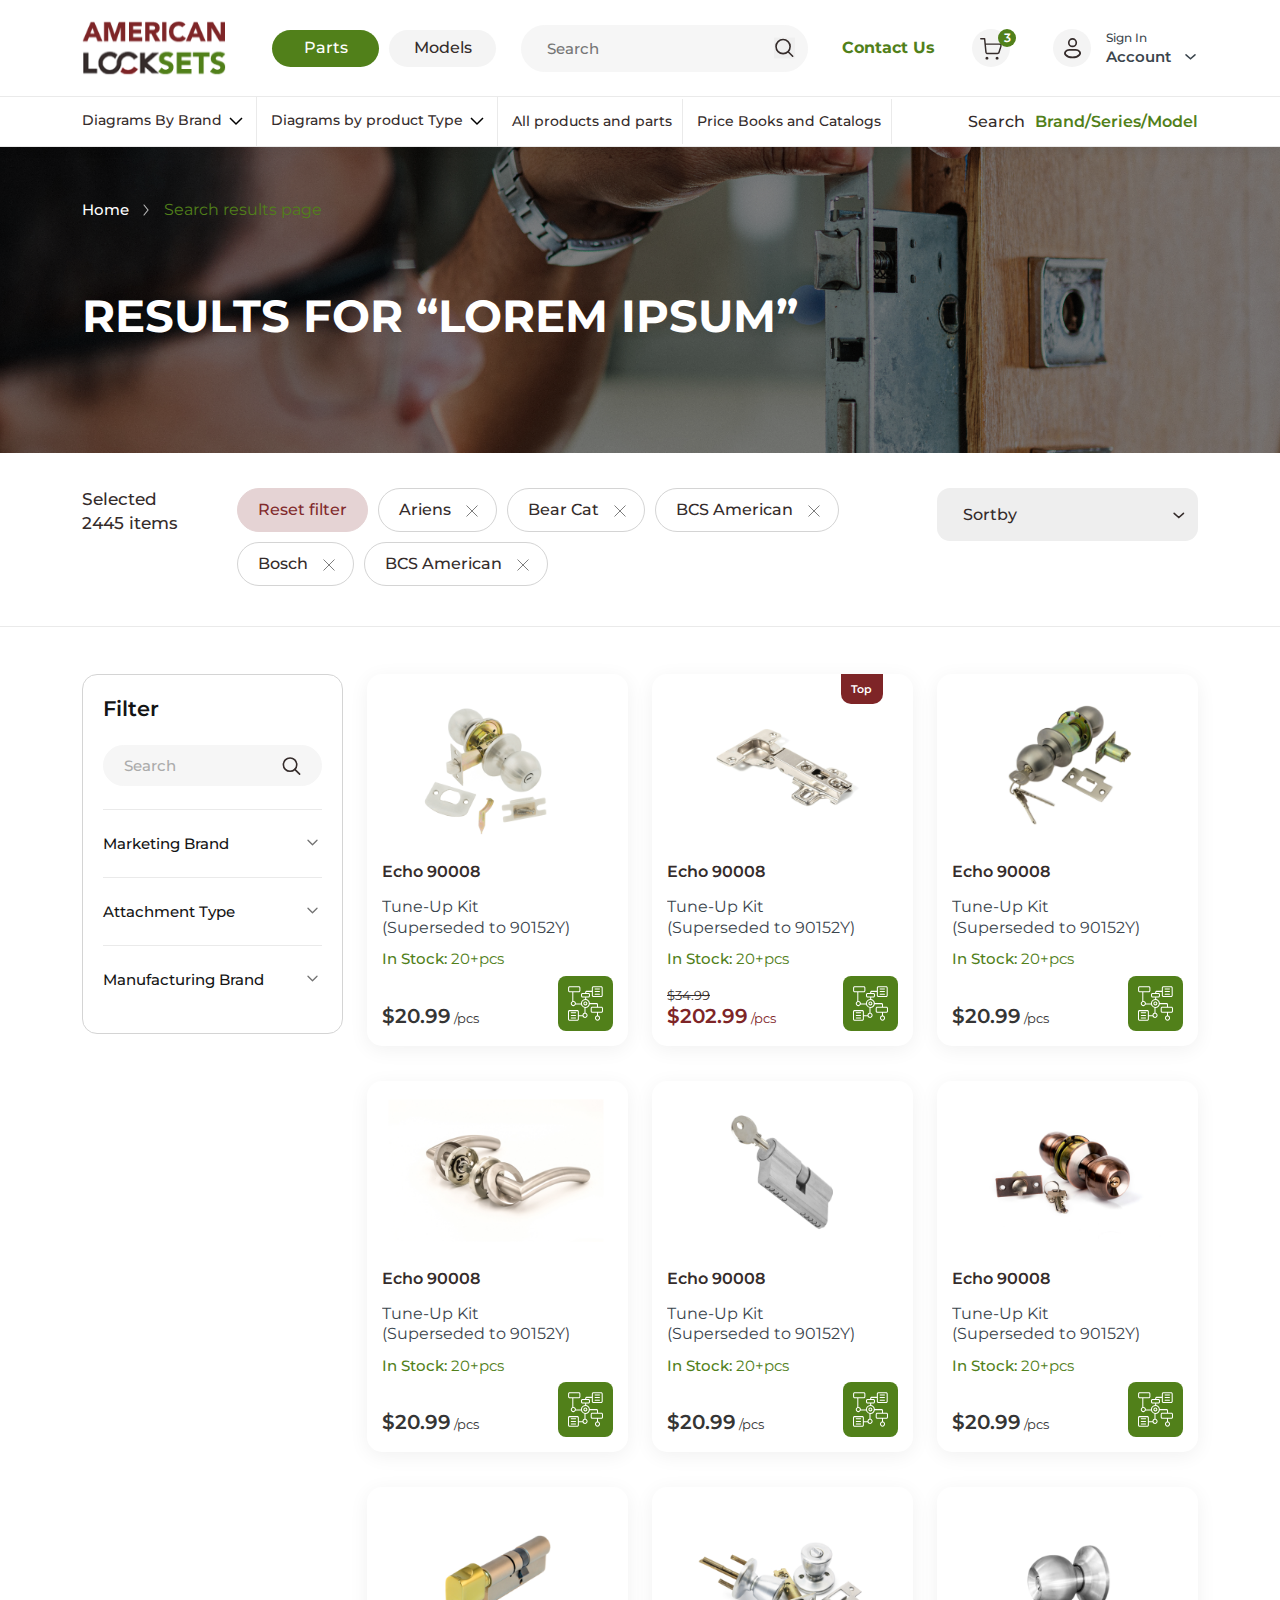
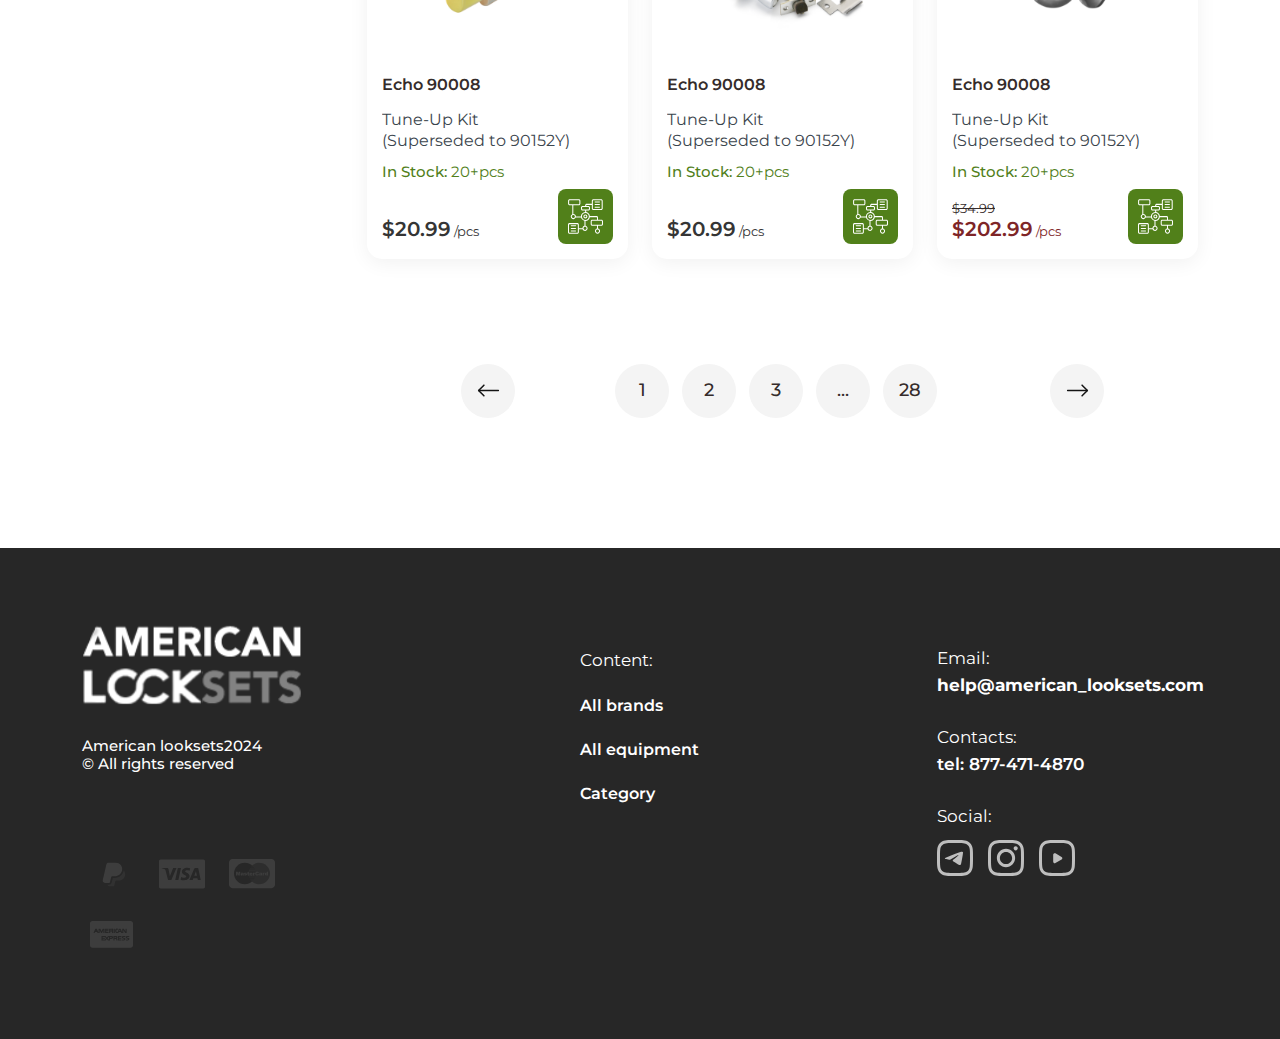
<file: category.html>
<!DOCTYPE html>
<html lang="en">

<head>
    <meta charset="UTF-8">
    <meta http-equiv="X-UA-Compatible" content="IE=edge">
    <meta name="viewport" content="width=device-width, initial-scale=1.0">
    <title>Category</title>
    <!-- <link rel="icon" type="image/x-icon" href="img/favicon.png"> -->
    <link rel="stylesheet" href="css/lib/bootstrap.min.css">
    <link rel="stylesheet" href="css/lib/select2.css">
    <link rel="stylesheet" href="css/style.css">
</head>

<body>
    <div class="pagewrapper">
        <header class="header">
            <div class="header__topsect">
                <div class="container">
                    <div class="row align-items-center">
                        <div class="col-xl-2 col-lg-2 col-sm-4 col-4">
                            <a href="#" class="header__logo">
                                <img src="img/home/logo.svg" alt="logo">
                            </a>
                        </div>
                        <div class="col-xl-6 col-lg-6 searchboxmob">
                            <div class="header__searchbox">
                                <div class="headertogglebtns">
                                    <button class="active">Parts</button>
                                    <button>Models</button>
                                </div>
                                <div class="header__search">
                                    <input type="text" placeholder="Search">
                                    <button>
                                        <img src="img/home/search-icon.svg" alt="search">
                                    </button>
                                </div>
                            </div>
                        </div>
                        <div class="col-xl-4 col-lg-4 col-sm-8 col-8 text-end">
                            <a href="#" class="header__contus">Contact Us</a>
                            <button class="mobsearchopen">
                                <img src="img/home/search-icon.svg" alt="icom">
                            </button>
                            <div class="header__cart">
                                <div class="header__cartimg">
                                    <img src="img/home/cart-icon.svg" alt="img">
                                    <span class="hlalel">3</span>
                                </div>
                                <div class="header__cartprice">
                                    <p>10 000 $</p>
                                </div>
                            </div>
                            <div class="header__acc">
                                <div class="header__acctop">
                                    <div class="header__accimg">
                                        <img src="img/home/user-icon.svg" alt="user">
                                    </div>
                                    <div class="header__accdescr">
                                        <p>Sign In</p>
                                        <p class="title">Account</p>
                                    </div>
                                </div>
                                <div class="header__accdd">
                                    <a href="#" class="login">Login</a>
                                    <a href="#">New customer?</a>
                                    <a href="#" class="signup">Sign up</a>
                                </div>
                            </div>

                            <div class="header__burger">
                                <button class="burger burger2"><span></span></button>
                            </div>
                        </div>
                    </div>
                </div>
            </div>
            <!-- <div class="header__filter">
                <div class="container">
                    <div class="row align-items-center">
                        <div class="col-xl-10 col-lg-9">
                            <div class="row">
                                <div class="col-sm-4">
                                    <div class="header__select">
                                        <select name="" id="" class="styledselect" data-placeholder="Parts type">
                                            <option></option>
                                            <option value="1">Lorem, ipsum.</option>
                                            <option value="2">Lorem, ipsum.</option>
                                            <option value="3">Lorem, ipsum.</option>
                                        </select>
                                    </div>
                                </div>
                                <div class="col-sm-4">
                                    <div class="header__select">
                                        <select name="" id="" class="styledselect" data-placeholder="Series">
                                            <option></option>
                                            <option value="1">Lorem, ipsum.</option>
                                            <option value="2">Lorem, ipsum.</option>
                                            <option value="3">Lorem, ipsum.</option>
                                        </select>
                                    </div>
                                </div>
                                <div class="col-sm-4">
                                    <div class="header__select">
                                        <select name="" id="" class="styledselect" data-placeholder="Model">
                                            <option></option>
                                            <option value="1">Lorem, ipsum.</option>
                                            <option value="2">Lorem, ipsum.</option>
                                            <option value="3">Lorem, ipsum.</option>
                                        </select>
                                    </div>
                                </div>
                            </div>
                        </div>
                        <div class="col-xl-2  col-lg-3">
                            <button type="submit" class="header__filter-search">
                                Search by tree
                            </button>
                        </div>
                    </div>
                </div>
            </div> -->
            <div class="header__bottsect">
                <div class="container">
                    <div class="row">
                        <div class="col-xl-9">
                            <ul>
                                <li class="dd-item">
                                    <a href="#">
                                        Diagrams By Brand
                                        <svg width="20" height="20" viewBox="0 0 20 20" fill="none"
                                            xmlns="http://www.w3.org/2000/svg">
                                            <path d="M4 7L10 13L16 7" stroke="black" stroke-width="1.5" />
                                        </svg>
                                    </a>
                                    <div class="dd-list">
                                        <ul>
                                            <li class="title">Suscipit integer </li>
                                            <li><a href="#">product Type</a></li>
                                            <li><a href="#">Mauris pretium dignissim </a></li>
                                            <li><a href="#">Nunc velit dolor non</a></li>
                                            <li><a href="#">eget nisi vel ultrices</a></li>
                                        </ul>
                                        <ul>
                                            <li class="title">Mauris pretium </li>
                                            <li><a href="#">amet libero mauris sit</a></li>
                                            <li><a href="#">justo donec ut consequat</a></li>
                                            <li><a href="#">Facilisi eros non</a></li>
                                            <li><a href="#">product Type</a></li>
                                        </ul>
                                        <ul>
                                            <li class="title">Amet in in</li>
                                            <li><a href="#">Duis at in tristique</a></li>
                                            <li><a href="#">Tincidunt ac leo</a></li>
                                            <li><a href="#">Eget pharetra lorem</a></li>
                                            <li><a href="#">eget lorem euismod</a></li>
                                        </ul>
                                        <ul>
                                            <li class="title">in sed sed nibh</li>
                                            <li><a href="#">non pretium justo</a></li>
                                            <li><a href="#">Mauris pretium </a></li>
                                            <li><a href="#">libero mauris sit</a></li>
                                            <li><a href="#">donec ut consequat</a></li>
                                        </ul>
                                    </div>
                                </li>
                                <li class="dd-item">
                                    <a href="#">
                                        Diagrams by product Type
                                        <svg width="20" height="20" viewBox="0 0 20 20" fill="none"
                                            xmlns="http://www.w3.org/2000/svg">
                                            <path d="M4 7L10 13L16 7" stroke="black" stroke-width="1.5" />
                                        </svg>
                                    </a>
                                    <div class="dd-list">
                                        <ul>
                                            <li class="title">Amet in in</li>
                                            <li><a href="#">Duis at in tristique</a></li>
                                            <li><a href="#">Tincidunt ac leo </a></li>
                                            <li><a href="#">Eget pharetra lorem</a></li>
                                            <li><a href="#">eget lorem euismod</a></li>
                                        </ul>
                                        <ul>
                                            <li class="title">ultricies sollicitudin </li>
                                            <li><a href="#">amet ut magna</a></li>
                                            <li><a href="#">quis quis eget </a></li>
                                            <li><a href="#">egestas donec malesuada</a></li>
                                            <li><a href="#">ultricies sollicitudin</a></li>
                                        </ul>

                                    </div>
                                </li>
                                <li><a href="#">All products and parts</a></li>
                                <li><a href="#">Price Books and Catalogs</a></li>
                            </ul>
                        </div>
                        <div class="col-xl-3">
                            <p class="header__makemodelbtn">
                                Search
                                <span data-bs-toggle="modal" data-bs-target="#makemodel">Brand/Series/Model</span>
                            </p>
                        </div>
                    </div>
                </div>
            </div>


        </header>

        <main class="main">
            <section class="pagehero">
                <img class="herobg" src="img/category/heroimg.jpg" alt="bg">
                <div class="container breadcrumbwrapper">
                    <div class="breadcrumbs">
                        <ul>
                            <li>
                                <a href="#">Home</a>
                            </li>
                            <li>Search results page</li>
                        </ul>
                    </div>
                </div>
                <div class="container pagehero__cont">
                    <h1>Results for “Lorem ipsum”</h1>
                </div>
            </section>

            <div class="sortsection">
                <div class="container">
                    <div class="row">
                        <div class="col-xl-9 col-lg-8">
                            <div class="selecteditems">
                                <p class="title">
                                    Selected<br> 2445 items
                                </p>
                                <div class="items">
                                    <button class="reset">
                                        Reset filter
                                    </button>
                                    <button class="itembtn">
                                        Ariens
                                        <span class="close">
                                            <img src="img/category/close.svg" alt="remove">
                                        </span>
                                    </button>
                                    <button class="itembtn">
                                        Bear Cat
                                        <span class="close">
                                            <img src="img/category/close.svg" alt="remove">
                                        </span>
                                    </button>
                                    <button class="itembtn">
                                        BCS American
                                        <span class="close">
                                            <img src="img/category/close.svg" alt="remove">
                                        </span>
                                    </button>
                                    <button class="itembtn">
                                        Bosch
                                        <span class="close">
                                            <img src="img/category/close.svg" alt="remove">
                                        </span>
                                    </button>
                                    <button class="itembtn">
                                        BCS American
                                        <span class="close">
                                            <img src="img/category/close.svg" alt="remove">
                                        </span>
                                    </button>
                                </div>
                            </div>
                        </div>
                        <div class="col-xl-3 col-lg-4 text-end">
                            <div class="sortby">
                                <select name="" id="" class="styledselect" data-placeholder="Sortby">
                                    <option></option>
                                    <option value="1">from cheap to expensive</option>
                                    <option value="2">from expensive to cheap</option>
                                    <option value="3">Novelty</option>
                                    <option value="4">By rating</option>
                                </select>
                            </div>
                        </div>
                    </div>
                </div>
            </div>

            <div class="filtersection">
                <div class="container">
                    <div class="row">
                        <div class="col-xl-3 col-lg-4">
                            <aside class="filtersedebar">
                                <div class="filtersedebar__top">
                                    <p class="filtersedebar__title">
                                        Filter
                                    </p>
                                    <div class="filtersearch">
                                        <input type="text" placeholder="Search">
                                        <button>
                                            <img src="img/category/search-filter.svg" alt="icon">
                                        </button>
                                    </div>

                                </div>
                                <div class="filterbox">
                                    <p class="title">
                                        Marketing Brand
                                    </p>
                                    <div class="filterwrapbox">
                                        <ul>
                                            <li>
                                                <input type="checkbox" id="1">
                                                <label for="1">
                                                    <span>Bear Cat</span>
                                                    <span>(33)</span>
                                                </label>
                                            </li>
                                            <li>
                                                <input type="checkbox" id="2">
                                                <label for="2">
                                                    <span>Billy Goat</span>
                                                    <span>(4568)</span>
                                                </label>
                                            </li>
                                            <li>
                                                <input type="checkbox" id="3">
                                                <label for="3">
                                                    <span>Bosch</span>
                                                    <span>(233)</span>
                                                </label>
                                            </li>
                                            <li>
                                                <input type="checkbox" id="4">
                                                <label for="4">
                                                    <span>Billy Goat</span>
                                                    <span>(2)</span>
                                                </label>
                                            </li>
                                            <li>
                                                <input type="checkbox" id="5">
                                                <label for="5">
                                                    <span>Billy Goat</span>
                                                    <span>(2)</span>
                                                </label>
                                            </li>
                                            <li>
                                                <input type="checkbox" id="6">
                                                <label for="6">
                                                    <span>Billy Goat</span>
                                                    <span>(2)</span>
                                                </label>
                                            </li>
                                        </ul>
                                        <button class="showall">
                                            <span>Show All</span>
                                            <span>Hide</span>
                                        </button>
                                    </div>
                                </div>
                                <div class="filterbox">
                                    <p class="title">
                                        Attachment Type
                                    </p>
                                    <div class="filterwrapbox">
                                        <ul>
                                            <li>
                                                <input type="checkbox" id="11">
                                                <label for="11">
                                                    <span>AIRIPS-2356</span>
                                                    <span>(1)</span>
                                                </label>
                                            </li>
                                            <li>
                                                <input type="checkbox" id="12">
                                                <label for="12">
                                                    <span>WER-45</span>
                                                    <span>(23)</span>
                                                </label>
                                            </li>
                                            <li>
                                                <input type="checkbox" id="13">
                                                <label for="13">
                                                    <span>GHNO-67</span>
                                                    <span>(12)</span>
                                                </label>
                                            </li>
                                            <li>
                                                <input type="checkbox" id="14">
                                                <label for="14">
                                                    <span>FTRI-21</span>
                                                    <span>(1)</span>
                                                </label>
                                            </li>
                                            <li>
                                                <input type="checkbox" id="15">
                                                <label for="15">
                                                    <span>FTRI-21</span>
                                                    <span>(1)</span>
                                                </label>
                                            </li>
                                        </ul>
                                        <button class="showall">
                                            <span>Show All</span>
                                            <span>Hide</span>
                                        </button>
                                    </div>
                                </div>
                                <div class="filterbox">
                                    <p class="title">
                                        Manufacturing Brand
                                    </p>
                                    <div class="filterwrapbox">
                                        <ul>
                                            <li>
                                                <input type="checkbox" id="21">
                                                <label for="22">
                                                    <span>AIRIPS-2356</span>
                                                    <span>(123)</span>
                                                </label>
                                            </li>
                                        </ul>
                                        <button class="showall">
                                            <span>Show All</span>
                                            <span>Hide</span>
                                        </button>
                                    </div>
                                </div>

                            </aside>
                        </div>
                        <div class="col-xl-9 col-lg-8">
                            <div class="catproducts">
                                <div class="row">
                                    <div class="col-xl-4 col-sm-6">
                                        <div class="productbox">
                                            <div class="imgwrap">
                                                <img src="img/category/prod1.png" alt="product">
                                            </div>
                                            <div class="descrwrap">
                                                <p class="article">Echo 90008</p>
                                                <p class="title">
                                                    Tune-Up Kit<br>
                                                    (Superseded to 90152Y)
                                                </p>
                                                <p class="instock"><span>In Stock:</span> 20+pcs</p>
                                                <div class="price">
                                                    <p>
                                                        <span>$20.99</span> /pcs
                                                    </p>
                                                    <a href="#">
                                                        <img src="img/category/diagram-icon.svg" alt="icon">
                                                    </a>
                                                </div>

                                            </div>
                                        </div>
                                    </div>
                                    <div class="col-xl-4 col-sm-6">
                                        <div class="productbox">
                                            <div class="imgwrap">
                                                <span class="prodstatus" style="background: rgba(126, 37, 39);">Top</span>
                                                <img src="img/category/prod2.png" alt="product">
                                            </div>
                                            <div class="descrwrap">
                                                <p class="article">Echo 90008</p>
                                                <p class="title">
                                                    Tune-Up Kit<br>
                                                    (Superseded to 90152Y)
                                                </p>
                                                <p class="instock"><span>In Stock:</span> 20+pcs</p>
                                                <div class="price oldprice">
                                                    <p>
                                                        <s>$34.99</s>
                                                        <span>$202.99</span> /pcs
                                                    </p>
                                                    <a href="#">
                                                        <img src="img/category/diagram-icon.svg" alt="icon">
                                                    </a>
                                                </div>

                                            </div>
                                        </div>
                                    </div>
                                    <div class="col-xl-4 col-sm-6">
                                        <div class="productbox">
                                            <div class="imgwrap">
                                                <img src="img/category/prod3.png" alt="product">
                                            </div>
                                            <div class="descrwrap">
                                                <p class="article">Echo 90008</p>
                                                <p class="title">
                                                    Tune-Up Kit<br>
                                                    (Superseded to 90152Y)
                                                </p>
                                                <p class="instock"><span>In Stock:</span> 20+pcs</p>
                                                <div class="price">
                                                    <p>
                                                        <span>$20.99</span> /pcs
                                                    </p>
                                                    <a href="#">
                                                        <img src="img/category/diagram-icon.svg" alt="icon">
                                                    </a>
                                                </div>

                                            </div>
                                        </div>
                                    </div>
                                    <div class="col-xl-4 col-sm-6">
                                        <div class="productbox">
                                            <div class="imgwrap">
                                                <img src="img/category/prod4.png" alt="product">
                                            </div>
                                            <div class="descrwrap">
                                                <p class="article">Echo 90008</p>
                                                <p class="title">
                                                    Tune-Up Kit<br>
                                                    (Superseded to 90152Y)
                                                </p>
                                                <p class="instock"><span>In Stock:</span> 20+pcs</p>
                                                <div class="price">
                                                    <p>
                                                        <span>$20.99</span> /pcs
                                                    </p>
                                                    <a href="#">
                                                        <img src="img/category/diagram-icon.svg" alt="icon">
                                                    </a>
                                                </div>

                                            </div>
                                        </div>
                                    </div>
                                    <div class="col-xl-4 col-sm-6">
                                        <div class="productbox">
                                            <div class="imgwrap">
                                                <img src="img/category/prod5.png" alt="product">
                                            </div>
                                            <div class="descrwrap">
                                                <p class="article">Echo 90008</p>
                                                <p class="title">
                                                    Tune-Up Kit<br>
                                                    (Superseded to 90152Y)
                                                </p>
                                                <p class="instock"><span>In Stock:</span> 20+pcs</p>
                                                <div class="price">
                                                    <p>
                                                        <span>$20.99</span> /pcs
                                                    </p>
                                                    <a href="#">
                                                        <img src="img/category/diagram-icon.svg" alt="icon">
                                                    </a>
                                                </div>

                                            </div>
                                        </div>
                                    </div>
                                    <div class="col-xl-4 col-sm-6">
                                        <div class="productbox">
                                            <div class="imgwrap">
                                                <img src="img/category/prod6.png" alt="product">
                                            </div>
                                            <div class="descrwrap">
                                                <p class="article">Echo 90008</p>
                                                <p class="title">
                                                    Tune-Up Kit<br>
                                                    (Superseded to 90152Y)
                                                </p>
                                                <p class="instock"><span>In Stock:</span> 20+pcs</p>
                                                <div class="price">
                                                    <p>
                                                        <span>$20.99</span> /pcs
                                                    </p>
                                                    <a href="#">
                                                        <img src="img/category/diagram-icon.svg" alt="icon">
                                                    </a>
                                                </div>

                                            </div>
                                        </div>
                                    </div>
                                    <div class="col-xl-4 col-sm-6">
                                        <div class="productbox">
                                            <div class="imgwrap">
                                                <img src="img/category/prod7.png" alt="product">
                                            </div>
                                            <div class="descrwrap">
                                                <p class="article">Echo 90008</p>
                                                <p class="title">
                                                    Tune-Up Kit<br>
                                                    (Superseded to 90152Y)
                                                </p>
                                                <p class="instock"><span>In Stock:</span> 20+pcs</p>
                                                <div class="price">
                                                    <p>
                                                        <span>$20.99</span> /pcs
                                                    </p>
                                                    <a href="#">
                                                        <img src="img/category/diagram-icon.svg" alt="icon">
                                                    </a>
                                                </div>

                                            </div>
                                        </div>
                                    </div>
                                    <div class="col-xl-4 col-sm-6">
                                        <div class="productbox">
                                            <div class="imgwrap">
                                                <img src="img/category/prod8.png" alt="product">
                                            </div>
                                            <div class="descrwrap">
                                                <p class="article">Echo 90008</p>
                                                <p class="title">
                                                    Tune-Up Kit<br>
                                                    (Superseded to 90152Y)
                                                </p>
                                                <p class="instock"><span>In Stock:</span> 20+pcs</p>
                                                <div class="price">
                                                    <p>
                                                        <span>$20.99</span> /pcs
                                                    </p>
                                                    <a href="#">
                                                        <img src="img/category/diagram-icon.svg" alt="icon">
                                                    </a>
                                                </div>

                                            </div>
                                        </div>
                                    </div>
                                    <div class="col-xl-4 col-sm-6">
                                        <div class="productbox">
                                            <div class="imgwrap">
                                                <img src="img/category/prod9.png" alt="product">
                                            </div>
                                            <div class="descrwrap">
                                                <p class="article">Echo 90008</p>
                                                <p class="title">
                                                    Tune-Up Kit<br>
                                                    (Superseded to 90152Y)
                                                </p>
                                                <p class="instock"><span>In Stock:</span> 20+pcs</p>
                                                <div class="price oldprice">
                                                    <p>
                                                        <s>$34.99</s>
                                                        <span>$202.99</span> /pcs
                                                    </p>
                                                    <a href="#">
                                                        <img src="img/category/diagram-icon.svg" alt="icon">
                                                    </a>
                                                </div>

                                            </div>
                                        </div>
                                    </div>
                                </div>
                                <div class="pagination">
                                    <ul>
                                        <li>
                                            <a href="#">
                                                <img src="img/category/prev.svg" alt="prev">
                                            </a>
                                        </li>
                                        <li><a href="#">1</a></li>
                                        <li><a href="#">2</a></li>
                                        <li><a href="#">3</a></li>
                                        <li><span>...</span></li>
                                        <li><a href="#">28</a></li>
                                        <li>
                                            <a href="#">
                                                <img src="img/category/next.svg" alt="prev">
                                            </a>
                                        </li>
                                    </ul>
                                </div>
                            </div>
                        </div>
                    </div>
                </div>
            </div>

        </main>

        <footer class="footer">
            <div class="container">
                <div class="text-center">
                    <a href="#" class="moblogo">
                        <img src="img/home/footerlogo.svg" alt="logo">
                    </a>
                </div>
                <div class="row">
                    <div class="col-xl-3 col-lg-4 col-md-12">
                        <div class="footer__logosect">
                            <a href="#">
                                <img src="img/home/footerlogo.svg" alt="logo">
                            </a>
                            <p>
                                American looksets2024<br>
                                © All rights reserved
                            </p>
                            <ul>
                                <li><a href="#"><img src="img/home/footer-card1.svg" alt="img"></a></li>
                                <li><a href="#"><img src="img/home/footer-card2.svg" alt="img"></a></li>
                                <li><a href="#"><img src="img/home/footer-card3.svg" alt="img"></a></li>
                                <li><a href="#"><img src="img/home/footer-card4.svg" alt="img"></a></li>
                            </ul>
                        </div>
                    </div>
                    <div class="col-xl-6 col-lg-4 col-md-6">
                        <div class="footercentersect">
                            <div class="footer__listwrap">
                                <p>Content:</p>
                                <ul>
                                    <li><a href="#">All brands</a></li>
                                    <li><a href="#">All equipment</a></li>
                                    <li><a href="#">Category</a></li>
                                </ul>
                            </div>
                        </div>
                    </div>
                    <div class="col-xl-3 col-lg-4 col-md-6">
                        <div class="footer__rightsect">
                            <div class="footblock">
                                <p>Email:</p>
                                <a href="mailto:help@american_looksets.com">help@american_looksets.com</a>
                            </div>
                            <div class="footblock">
                                <p>Contacts:</p>
                                <a href="tel:8774714870">tel: 877-471-4870</a>
                            </div>
                            <div class="footblock">
                                <p>Social:</p>
                                <ul class="soclist">
                                    <li><a href="#" target="_blank"><img src="img/home/soc1.svg" alt="soc"></a></li>
                                    <li><a href="#" target="_blank"><img src="img/home/soc2.svg" alt="soc"></a></li>
                                    <li><a href="#" target="_blank"><img src="img/home/soc3.svg" alt="soc"></a></li>
                                </ul>
                            </div>
                        </div>
                    </div>
                </div>
            </div>
        </footer>

        <div class="modal fade makemodel-modal" id="makemodel" tabindex="-1" aria-labelledby="exampleModalLabel"
            aria-hidden="true">
            <div class="modal-dialog modal-dialog-centered">
                <div class="modal-content">
                    <button type="button" class="closemodal" data-bs-dismiss="modal" aria-label="Close">
                        <img src="img/listmodel/icon-close.svg" alt="close">
                    </button>
                    <div class="makemodel-modal__wrapper">
                        <p class="makemodel-modal__title">Get to your model with just 3 selects</p>
                        <div class="maindescription__info">
                            <form action="#">
                                <div class="selectfld v2">
                                    <select name="" id="choose-brand1" class="styledselect"
                                        data-placeholder="Choose Brand">
                                        <option></option>
                                        <option value="1">Lorem, ipsum.</option>
                                        <option value="2">Lorem, ipsum.</option>
                                        <option value="3">Lorem, ipsum.</option>
                                    </select>
                                </div>
                                <div class="selectfld v2 hide">
                                    <select name="" id="choose-series1" class="styledselect"
                                        data-placeholder="Choose Series">
                                        <option></option>
                                        <option value="1">Lorem, ipsum.</option>
                                        <option value="2">Lorem, ipsum.</option>
                                        <option value="3">Lorem, ipsum.</option>
                                    </select>
                                </div>
                                <div class="selectfld v2 hide">
                                    <select name="" id="choose-model1" class="styledselect"
                                        data-placeholder="Choose Model">
                                        <option></option>
                                        <option value="1">Lorem, ipsum.</option>
                                        <option value="2">Lorem, ipsum.</option>
                                        <option value="3">Lorem, ipsum.</option>
                                    </select>
                                </div>
                                <input id="modalstepbtn" class="greenbtn disabled" type="submit"
                                    value="Go to diagrams and parts" data-bs-toggle="tooltip" data-bs-placement="top"
                                    data-bs-title="please select all fields before you can search">
                            </form>

                        </div>
                    </div>
                </div>
            </div>
        </div>
    </div>

    <script src="js/lib/jquery.js"></script>
    <script src="js/lib/popper.js"></script>
    <script src="js/lib/bootstrap.min.js"></script>
    <script src="js/lib/select2.js"></script>
    <script src="js/main.js"></script>

</body>


</html>
</file>
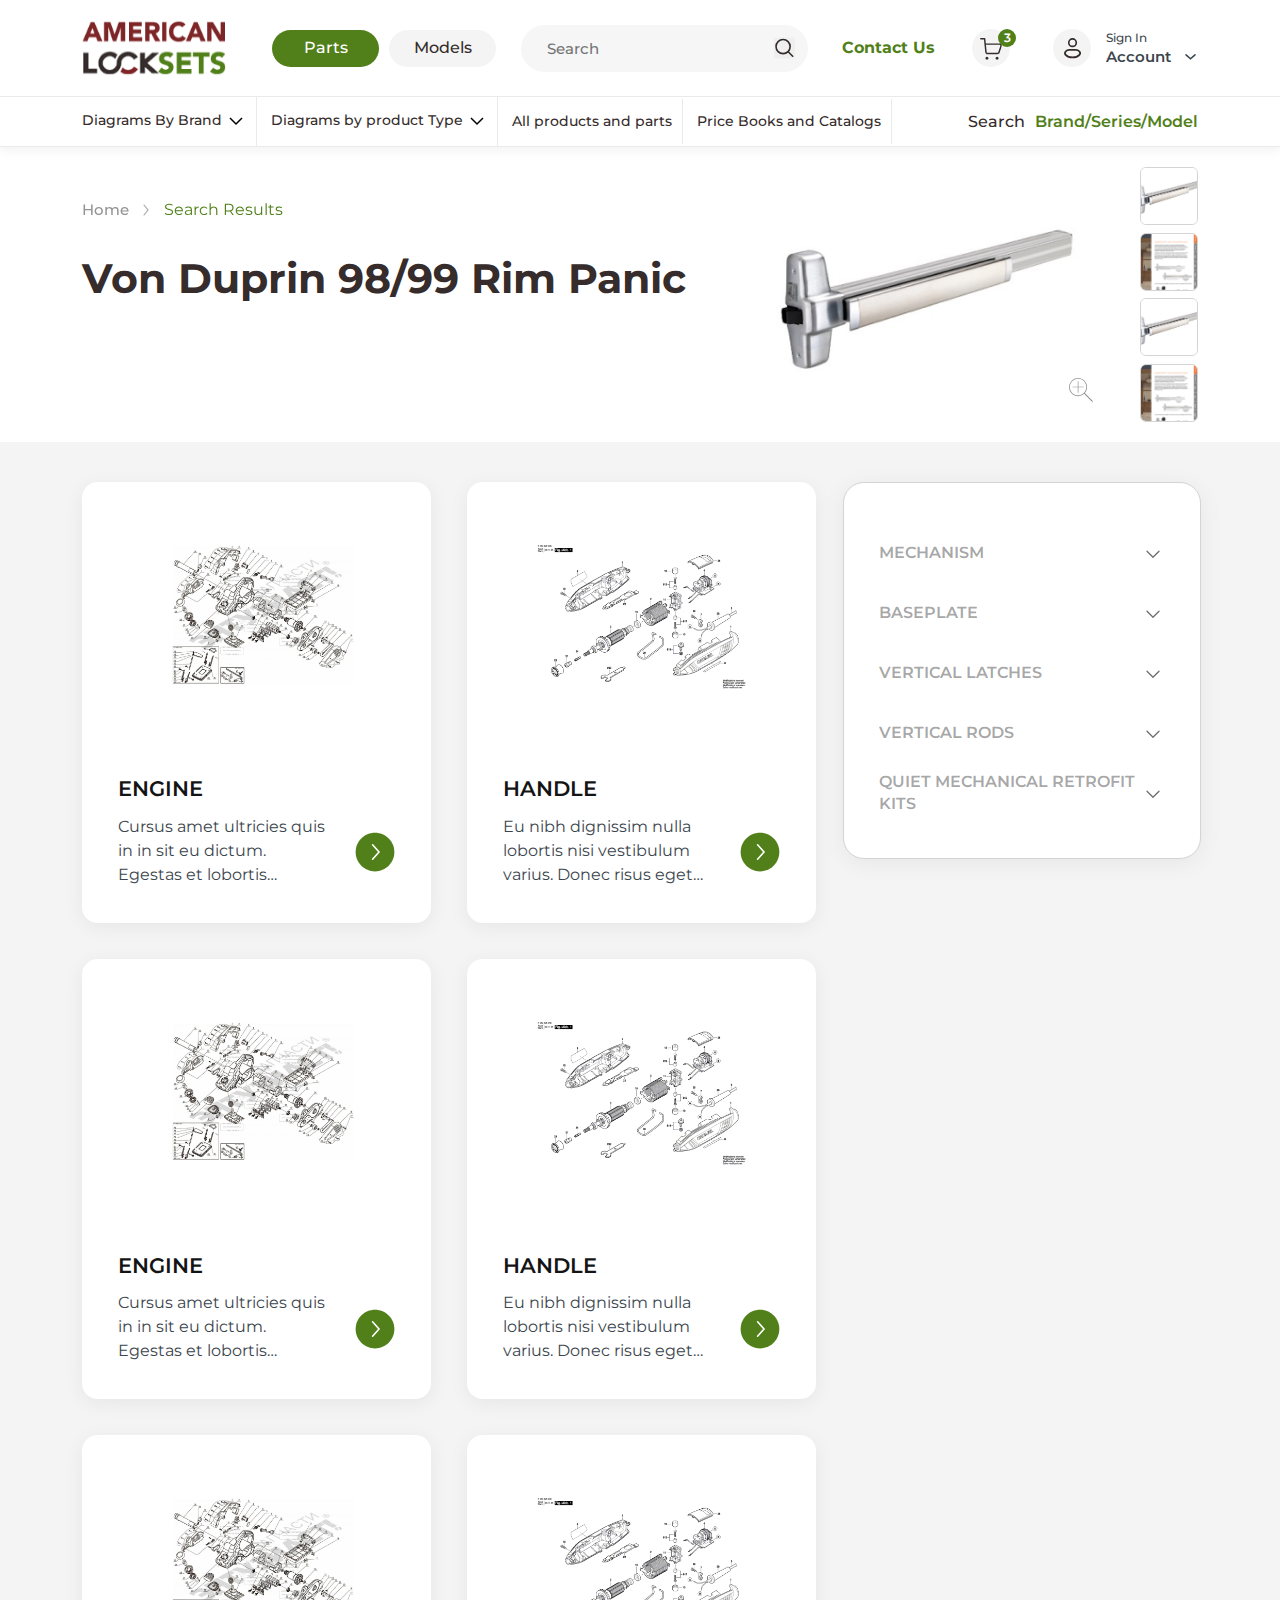
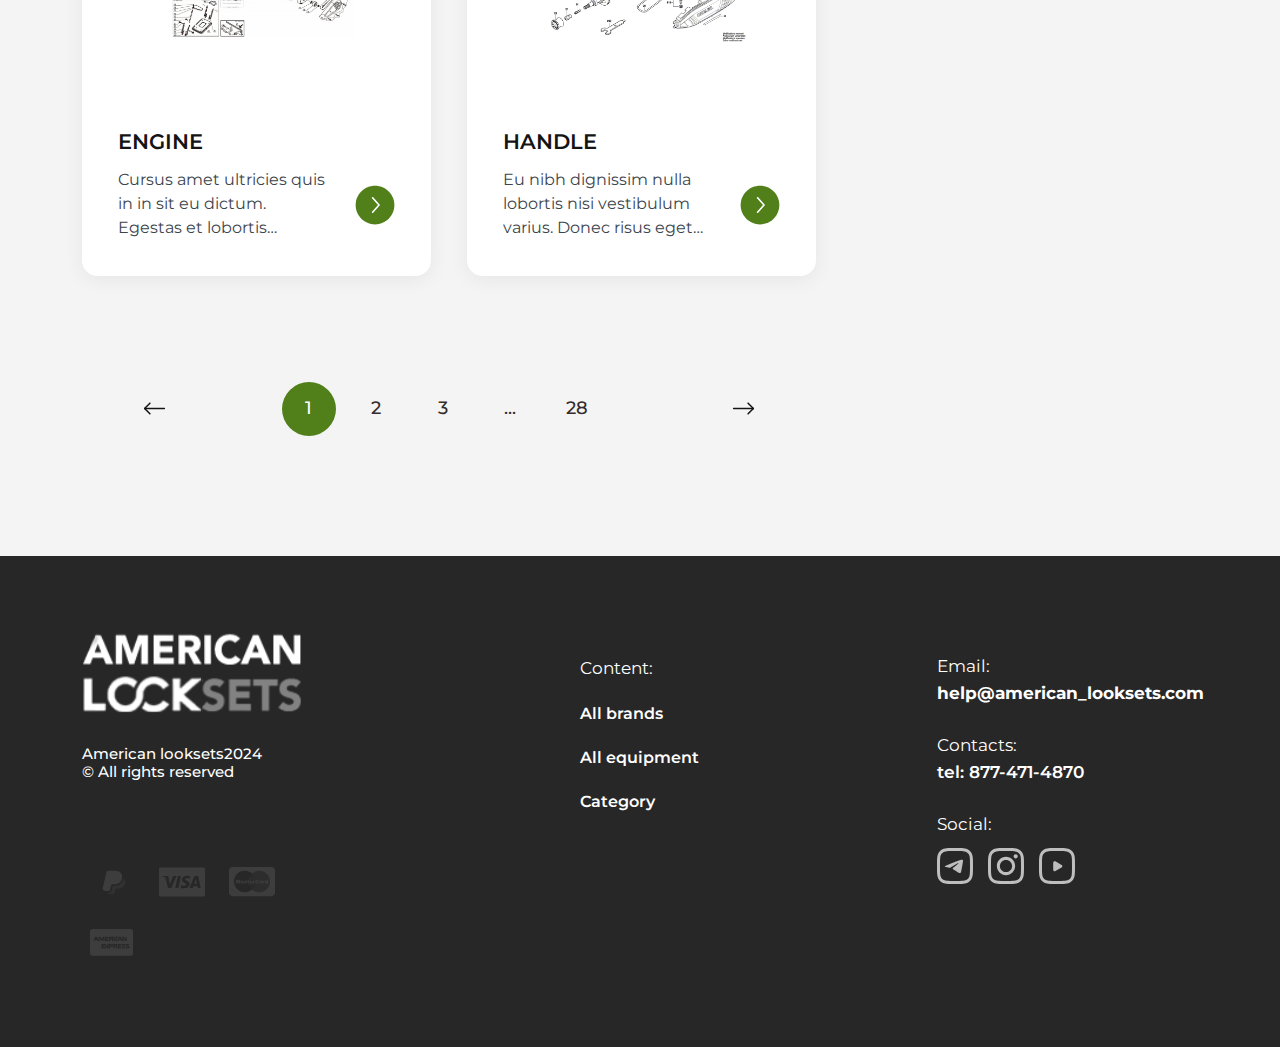
<file: model-list.html>
<!DOCTYPE html>
<html lang="en">

<head>
    <meta charset="UTF-8">
    <meta http-equiv="X-UA-Compatible" content="IE=edge">
    <meta name="viewport" content="width=device-width, initial-scale=1.0">
    <title>Model diagrams list </title>
    <!-- <link rel="icon" type="image/x-icon" href="img/favicon.png"> -->
    <link rel="stylesheet" href="css/lib/bootstrap.min.css">
    <link rel="stylesheet" href="css/lib/select2.css">
    <link rel="stylesheet" href="css/lib/fancybox.css">
    <link rel="stylesheet" href="css/style.css">
</head>

<body>
    <div class="pagewrapper">
        <header class="header">
            <div class="header__topsect">
                <div class="container">
                    <div class="row align-items-center">
                        <div class="col-xl-2 col-lg-2 col-sm-4 col-4">
                            <a href="#" class="header__logo">
                                <img src="img/home/logo.svg" alt="logo">
                            </a>
                        </div>
                        <div class="col-xl-6 col-lg-6 searchboxmob">
                            <div class="header__searchbox">
                                <div class="headertogglebtns">
                                    <button class="active">Parts</button>
                                    <button>Models</button>
                                </div>
                                <div class="header__search">
                                    <input type="text" placeholder="Search">
                                    <button>
                                        <img src="img/home/search-icon.svg" alt="search">
                                    </button>
                                </div>
                            </div>
                        </div>
                        <div class="col-xl-4 col-lg-4 col-sm-8 col-8 text-end">
                            <a href="#" class="header__contus">Contact Us</a>
                            <button class="mobsearchopen">
                                <img src="img/home/search-icon.svg" alt="icom">
                            </button>
                            <div class="header__cart">
                                <div class="header__cartimg">
                                    <img src="img/home/cart-icon.svg" alt="img">
                                    <span class="hlalel">3</span>
                                </div>
                                <div class="header__cartprice">
                                    <p>10 000 $</p>
                                </div>
                            </div>
                            <div class="header__acc">
                                <div class="header__acctop">
                                    <div class="header__accimg">
                                        <img src="img/home/user-icon.svg" alt="user">
                                    </div>
                                    <div class="header__accdescr">
                                        <p>Sign In</p>
                                        <p class="title">Account</p>
                                    </div>
                                </div>
                                <div class="header__accdd">
                                    <a href="#" class="login">Login</a>
                                    <a href="#">New customer?</a>
                                    <a href="#" class="signup">Sign up</a>
                                </div>
                            </div>

                            <div class="header__burger">
                                <button class="burger burger2"><span></span></button>
                            </div>
                        </div>
                    </div>
                </div>
            </div>
            <!-- <div class="header__filter">
                <div class="container">
                    <div class="row align-items-center">
                        <div class="col-xl-10 col-lg-9">
                            <div class="row">
                                <div class="col-sm-4">
                                    <div class="header__select">
                                        <select name="" id="" class="styledselect" data-placeholder="Parts type">
                                            <option></option>
                                            <option value="1">Lorem, ipsum.</option>
                                            <option value="2">Lorem, ipsum.</option>
                                            <option value="3">Lorem, ipsum.</option>
                                        </select>
                                    </div>
                                </div>
                                <div class="col-sm-4">
                                    <div class="header__select">
                                        <select name="" id="" class="styledselect" data-placeholder="Series">
                                            <option></option>
                                            <option value="1">Lorem, ipsum.</option>
                                            <option value="2">Lorem, ipsum.</option>
                                            <option value="3">Lorem, ipsum.</option>
                                        </select>
                                    </div>
                                </div>
                                <div class="col-sm-4">
                                    <div class="header__select">
                                        <select name="" id="" class="styledselect" data-placeholder="Model">
                                            <option></option>
                                            <option value="1">Lorem, ipsum.</option>
                                            <option value="2">Lorem, ipsum.</option>
                                            <option value="3">Lorem, ipsum.</option>
                                        </select>
                                    </div>
                                </div>
                            </div>
                        </div>
                        <div class="col-xl-2  col-lg-3">
                            <button type="submit" class="header__filter-search">
                                Search by tree
                            </button>
                        </div>
                    </div>
                </div>
            </div> -->
            <div class="header__bottsect">
                <div class="container">
                    <div class="row">
                        <div class="col-xl-9">
                            <ul>
                                <li class="dd-item">
                                    <a href="#">
                                        Diagrams By Brand
                                        <svg width="20" height="20" viewBox="0 0 20 20" fill="none"
                                            xmlns="http://www.w3.org/2000/svg">
                                            <path d="M4 7L10 13L16 7" stroke="black" stroke-width="1.5" />
                                        </svg>
                                    </a>
                                    <div class="dd-list">
                                        <ul>
                                            <li class="title">Suscipit integer </li>
                                            <li><a href="#">product Type</a></li>
                                            <li><a href="#">Mauris pretium dignissim </a></li>
                                            <li><a href="#">Nunc velit dolor non</a></li>
                                            <li><a href="#">eget nisi vel ultrices</a></li>
                                        </ul>
                                        <ul>
                                            <li class="title">Mauris pretium </li>
                                            <li><a href="#">amet libero mauris sit</a></li>
                                            <li><a href="#">justo donec ut consequat</a></li>
                                            <li><a href="#">Facilisi eros non</a></li>
                                            <li><a href="#">product Type</a></li>
                                        </ul>
                                        <ul>
                                            <li class="title">Amet in in</li>
                                            <li><a href="#">Duis at in tristique</a></li>
                                            <li><a href="#">Tincidunt ac leo</a></li>
                                            <li><a href="#">Eget pharetra lorem</a></li>
                                            <li><a href="#">eget lorem euismod</a></li>
                                        </ul>
                                        <ul>
                                            <li class="title">in sed sed nibh</li>
                                            <li><a href="#">non pretium justo</a></li>
                                            <li><a href="#">Mauris pretium </a></li>
                                            <li><a href="#">libero mauris sit</a></li>
                                            <li><a href="#">donec ut consequat</a></li>
                                        </ul>
                                    </div>
                                </li>
                                <li class="dd-item">
                                    <a href="#">
                                        Diagrams by product Type
                                        <svg width="20" height="20" viewBox="0 0 20 20" fill="none"
                                            xmlns="http://www.w3.org/2000/svg">
                                            <path d="M4 7L10 13L16 7" stroke="black" stroke-width="1.5" />
                                        </svg>
                                    </a>
                                    <div class="dd-list">
                                        <ul>
                                            <li class="title">Amet in in</li>
                                            <li><a href="#">Duis at in tristique</a></li>
                                            <li><a href="#">Tincidunt ac leo </a></li>
                                            <li><a href="#">Eget pharetra lorem</a></li>
                                            <li><a href="#">eget lorem euismod</a></li>
                                        </ul>
                                        <ul>
                                            <li class="title">ultricies sollicitudin </li>
                                            <li><a href="#">amet ut magna</a></li>
                                            <li><a href="#">quis quis eget </a></li>
                                            <li><a href="#">egestas donec malesuada</a></li>
                                            <li><a href="#">ultricies sollicitudin</a></li>
                                        </ul>

                                    </div>
                                </li>
                                <li><a href="#">All products and parts</a></li>
                                <li><a href="#">Price Books and Catalogs</a></li>
                            </ul>
                        </div>
                        <div class="col-xl-3">
                            <p class="header__makemodelbtn">
                                Search
                                <span data-bs-toggle="modal" data-bs-target="#makemodel">Brand/Series/Model</span>
                            </p>
                        </div>
                    </div>
                </div>
            </div>


        </header>

        <main class="main">
            <section class="modeldiagrams">
                <div class="diaglisttop">
                    <div class="container breadcrumbwrapper">
                        <div class="breadcrumbs whitepage">
                            <ul>
                                <li>
                                    <a href="#">Home</a>
                                </li>
                                <li>Search Results</li>
                            </ul>
                        </div>
                    </div>
                    <div class="container">
                        <div class="row">
                            <div class="col-xl-7">
                                <h1>
                                    Von Duprin 98/99 Rim Panic
                                </h1>
                            </div>
                            <div class="col-xl-5 text-end">
                                <div class="model-gallery" data-bs-toggle="modal" data-bs-target="#catlistpopup">
                                    <div class="modgall-mainimg">
                                        <div class="imgwrap">
                                            <img src="img/listmodel/img1.png" alt="img">
                                        </div>
                                        <img class="plusicon" src="img/listmodel/plus.svg" alt="img">
                                    </div>
                                    <div class="modgall-sideimgs">
                                        <div class="imgwrap">
                                            <img src="img/listmodel/img1.png" alt="img">
                                        </div>
                                        <div class="imgwrap">
                                            <img src="img/listmodel/img2.jpg" alt="img">
                                        </div>
                                        <div class="imgwrap">
                                            <img src="img/listmodel/img1.png" alt="img">
                                        </div>
                                        <div class="imgwrap">
                                            <img src="img/listmodel/img2.jpg" alt="img">
                                        </div>
                                    </div>
                                </div>
                            </div>
                        </div>
                    </div>
                </div>
                <div class="diaglistmain">
                    <div class="container">
                        <div class="row">
                            <div class="col-lg-8">
                                <div class="row rowsch">
                                    <div class="col-lg-6">
                                        <a href="#" class="modelbox">
                                            <div class="imgwrap">
                                                <img src="img/listmodel/model1.png" alt="img">
                                            </div>
                                            <div class="descrwrap">
                                                <p class="title">ENGINE</p>
                                                <p>
                                                    Cursus amet ultricies quis in in sit eu dictum. Egestas et lobortis
                                                    suscipit
                                                    a. Aliquet at aliquam feugiat amet nunc.
                                                </p>
                                                <img src="img/listmodel/midelarr.svg" alt="arrow">
                                            </div>
                                        </a>
                                    </div>
                                    <div class="col-lg-6">
                                        <a href="#" class="modelbox">
                                            <div class="imgwrap">
                                                <img src="img/listmodel/model2.png" alt="img">
                                            </div>
                                            <div class="descrwrap">
                                                <p class="title">HANDLE</p>
                                                <p>
                                                    Eu nibh dignissim nulla lobortis nisi vestibulum varius. Donec risus
                                                    eget
                                                    tellus tellus in pharetra vel in.
                                                </p>
                                                <img src="img/listmodel/midelarr.svg" alt="arrow">
                                            </div>
                                        </a>
                                    </div>
                                    <div class="col-lg-6">
                                        <a href="#" class="modelbox">
                                            <div class="imgwrap">
                                                <img src="img/listmodel/model1.png" alt="img">
                                            </div>
                                            <div class="descrwrap">
                                                <p class="title">ENGINE</p>
                                                <p>
                                                    Cursus amet ultricies quis in in sit eu dictum. Egestas et lobortis
                                                    suscipit
                                                    a. Aliquet at aliquam feugiat amet nunc.
                                                </p>
                                                <img src="img/listmodel/midelarr.svg" alt="arrow">
                                            </div>
                                        </a>
                                    </div>
                                    <div class="col-lg-6">
                                        <a href="#" class="modelbox">
                                            <div class="imgwrap">
                                                <img src="img/listmodel/model2.png" alt="img">
                                            </div>
                                            <div class="descrwrap">
                                                <p class="title">HANDLE</p>
                                                <p>
                                                    Eu nibh dignissim nulla lobortis nisi vestibulum varius. Donec risus
                                                    eget
                                                    tellus tellus in pharetra vel in.
                                                </p>
                                                <img src="img/listmodel/midelarr.svg" alt="arrow">
                                            </div>
                                        </a>
                                    </div>
                                    <div class="col-lg-6">
                                        <a href="#" class="modelbox">
                                            <div class="imgwrap">
                                                <img src="img/listmodel/model1.png" alt="img">
                                            </div>
                                            <div class="descrwrap">
                                                <p class="title">ENGINE</p>
                                                <p>
                                                    Cursus amet ultricies quis in in sit eu dictum. Egestas et lobortis
                                                    suscipit
                                                    a. Aliquet at aliquam feugiat amet nunc.
                                                </p>
                                                <img src="img/listmodel/midelarr.svg" alt="arrow">
                                            </div>
                                        </a>
                                    </div>
                                    <div class="col-lg-6">
                                        <a href="#" class="modelbox">
                                            <div class="imgwrap">
                                                <img src="img/listmodel/model2.png" alt="img">
                                            </div>
                                            <div class="descrwrap">
                                                <p class="title">HANDLE</p>
                                                <p>
                                                    Eu nibh dignissim nulla lobortis nisi vestibulum varius. Donec risus
                                                    eget
                                                    tellus tellus in pharetra vel in.
                                                </p>
                                                <img src="img/listmodel/midelarr.svg" alt="arrow">
                                            </div>
                                        </a>
                                    </div>
                                </div>
                                <div class="pagination">
                                    <ul>
                                        <li>
                                            <a href="#">
                                                <img src="img/category/prev.svg" alt="prev">
                                            </a>
                                        </li>
                                        <li class="active"><a href="#">1</a></li>
                                        <li><a href="#">2</a></li>
                                        <li><a href="#">3</a></li>
                                        <li><span>...</span></li>
                                        <li><a href="#">28</a></li>
                                        <li>
                                            <a href="#">
                                                <img src="img/category/next.svg" alt="prev">
                                            </a>
                                        </li>
                                    </ul>
                                </div>
                            </div>
                            <div class="col-lg-4">
                                <div class="modlistsidebar">
                                    <ul>
                                        <li>
                                            <p>Mechanism</p>
                                            <ul>
                                                <li>
                                                    <a href="#">
                                                        47259560 - QM RIM Device Kit (98/99, 33A/35A)
                                                    </a>
                                                </li>
                                                <li>
                                                    <a href="#">
                                                        47259560 49 Bottom Latch Assembly
                                                    </a>
                                                </li>
                                            </ul>
                                        </li>
                                        <li>
                                            <p>Baseplate</p>
                                            <ul>
                                                <li>
                                                    <a href="#">
                                                        47259560 - QM RIM Device Kit (98/99, 33A/35A)
                                                    </a>
                                                </li>
                                                <li>
                                                    <a href="#">
                                                        47259560 49 Bottom Latch Assembly
                                                    </a>
                                                </li>
                                            </ul>
                                        </li>
                                        <li>
                                            <p>vertical latches</p>
                                            <ul>
                                                <li>
                                                    <a href="#">
                                                        47259560 - QM RIM Device Kit (98/99, 33A/35A)
                                                    </a>
                                                </li>
                                                <li>
                                                    <a href="#">
                                                        47259560 49 Bottom Latch Assembly
                                                    </a>
                                                </li>
                                            </ul>
                                        </li>
                                        <li>
                                            <p>vertical rods</p>
                                            <ul>
                                                <li>
                                                    <a href="#">
                                                        47259560 - QM RIM Device Kit (98/99, 33A/35A)
                                                    </a>
                                                </li>
                                                <li>
                                                    <a href="#">
                                                        47259560 49 Bottom Latch Assembly
                                                    </a>
                                                </li>
                                            </ul>
                                        </li>
                                        <li>
                                            <p>quiet mechanical retrofit kits</p>
                                            <ul>
                                                <li>
                                                    <a href="#">
                                                        47259560 - QM RIM Device Kit (98/99, 33A/35A)
                                                    </a>
                                                </li>
                                                <li>
                                                    <a href="#">
                                                        47259560 49 Bottom Latch Assembly
                                                    </a>
                                                </li>
                                                <li>
                                                    <a href="#">
                                                        47259560 49 Bottom Latch Assembly
                                                    </a>
                                                </li>
                                                <li>
                                                    <a href="#">
                                                        47259560 49 Bottom Latch Assembly
                                                    </a>
                                                </li>
                                                <li>
                                                    <a href="#">
                                                        47259560 49 Bottom Latch Assembly
                                                    </a>
                                                </li>
                                                <li>
                                                    <a href="#">
                                                        47259560 49 Bottom Latch Assembly
                                                    </a>
                                                </li>
                                            </ul>
                                        </li>
                                    </ul>
                                </div>
                            </div>


                        </div>

                    </div>
                </div>
            </section>

        </main>

        <footer class="footer">
            <div class="container">
                <div class="text-center">
                    <a href="#" class="moblogo">
                        <img src="img/home/footerlogo.svg" alt="logo">
                    </a>
                </div>
                <div class="row">
                    <div class="col-xl-3 col-lg-4 col-md-12">
                        <div class="footer__logosect">
                            <a href="#">
                                <img src="img/home/footerlogo.svg" alt="logo">
                            </a>
                            <p>
                                American looksets2024<br>
                                © All rights reserved
                            </p>
                            <ul>
                                <li><a href="#"><img src="img/home/footer-card1.svg" alt="img"></a></li>
                                <li><a href="#"><img src="img/home/footer-card2.svg" alt="img"></a></li>
                                <li><a href="#"><img src="img/home/footer-card3.svg" alt="img"></a></li>
                                <li><a href="#"><img src="img/home/footer-card4.svg" alt="img"></a></li>
                            </ul>
                        </div>
                    </div>
                    <div class="col-xl-6 col-lg-4 col-md-6">
                        <div class="footercentersect">
                            <div class="footer__listwrap">
                                <p>Content:</p>
                                <ul>
                                    <li><a href="#">All brands</a></li>
                                    <li><a href="#">All equipment</a></li>
                                    <li><a href="#">Category</a></li>
                                </ul>
                            </div>
                        </div>
                    </div>
                    <div class="col-xl-3 col-lg-4 col-md-6">
                        <div class="footer__rightsect">
                            <div class="footblock">
                                <p>Email:</p>
                                <a href="mailto:help@american_looksets.com">help@american_looksets.com</a>
                            </div>
                            <div class="footblock">
                                <p>Contacts:</p>
                                <a href="tel:8774714870">tel: 877-471-4870</a>
                            </div>
                            <div class="footblock">
                                <p>Social:</p>
                                <ul class="soclist">
                                    <li><a href="#" target="_blank"><img src="img/home/soc1.svg" alt="soc"></a></li>
                                    <li><a href="#" target="_blank"><img src="img/home/soc2.svg" alt="soc"></a></li>
                                    <li><a href="#" target="_blank"><img src="img/home/soc3.svg" alt="soc"></a></li>
                                </ul>
                            </div>
                        </div>
                    </div>
                </div>
            </div>
        </footer>


        <div class="modal fade largemodal" id="catlistpopup" tabindex="-1" aria-labelledby="exampleModalLabel"
            aria-hidden="true">
            <div class="modal-dialog modal-dialog-centered">
                <div class="modal-content">
                    <button type="button" class="closemodal" data-bs-dismiss="modal" aria-label="Close">
                        <img src="img/listmodel/icon-close.svg" alt="close">
                    </button>
                    <div class="catlistpopup-wrapper">
                        <div class="catlistpopup__leftblock">
                            <div class="imgwrap">
                                <a href="img/listmodel/big-img3.png" data-fancybox="gal1" data-caption="">
                                    <img src="img/listmodel/img3.png" alt="img">
                                </a>
                            </div>

                        </div>
                        <div class="catlistpopup__rightblock">
                            <p class="title">Von Duprin 98/99 Rim Panic</p>
                            <ul>
                                <li>
                                    98 and 99 rim exit devices for all types of single and double doors with mullion
                                </li>
                                <li>UL listed for panic or fire exit hardware</li>
                                <li>
                                    The 98 device has a smooth mechanism case and the 99 device has a grooved case  
                                </li>
                            </ul>
                            <div class="prodpicgroup">
                                <div class="prodpicgroup__img">
                                    <img src="img/listmodel/img3.png" alt="">
                                </div>
                                <div class="prodpicgroup__img">
                                    <img src="img/listmodel/img2.jpg" alt="">
                                </div>
                                <div class="prodpicgroup__img">
                                    <img src="img/listmodel/img3.png" alt="">
                                </div>
                                <div class="prodpicgroup__img">
                                    <img src="img/listmodel/img2.jpg" alt="">
                                </div>
                                <div class="prodpicgroup__img">
                                    <img src="img/listmodel/img3.png" alt="">
                                </div>
                                <div class="prodpicgroup__img">
                                    <img src="img/listmodel/img2.jpg" alt="">
                                </div>
                                <div class="prodpicgroup__img">
                                    <img src="img/listmodel/img3.png" alt="">
                                </div>
                                <div class="prodpicgroup__img">
                                    <img src="img/listmodel/img2.jpg" alt="">
                                </div>
                                <div class="prodpicgroup__img">
                                    <img src="img/listmodel/img3.png" alt="">
                                </div>
                                <div class="prodpicgroup__img">
                                    <img src="img/listmodel/img2.jpg" alt="">
                                </div>
                                <div class="prodpicgroup__img">
                                    <img src="img/listmodel/img3.png" alt="">
                                </div>
                                <div class="prodpicgroup__img">
                                    <img src="img/listmodel/img2.jpg" alt="">
                                </div>
                                <div class="prodpicgroup__img">
                                    <img src="img/listmodel/img3.png" alt="">
                                </div>
                                <div class="prodpicgroup__img">
                                    <img src="img/listmodel/img2.jpg" alt="">
                                </div>

                            </div>
                        </div>
                    </div>
                </div>
            </div>
        </div>

        <div class="modal fade makemodel-modal" id="makemodel" tabindex="-1" aria-labelledby="exampleModalLabel"
            aria-hidden="true">
            <div class="modal-dialog modal-dialog-centered">
                <div class="modal-content">
                    <button type="button" class="closemodal" data-bs-dismiss="modal" aria-label="Close">
                        <img src="img/listmodel/icon-close.svg" alt="close">
                    </button>
                    <div class="makemodel-modal__wrapper">
                        <p class="makemodel-modal__title">Get to your model with just 3 selects</p>
                        <div class="maindescription__info">
                            <form action="#">
                                <div class="selectfld v2">
                                    <select name="" id="choose-brand1" class="styledselect"
                                        data-placeholder="Choose Brand">
                                        <option></option>
                                        <option value="1">Lorem, ipsum.</option>
                                        <option value="2">Lorem, ipsum.</option>
                                        <option value="3">Lorem, ipsum.</option>
                                    </select>
                                </div>
                                <div class="selectfld v2 hide">
                                    <select name="" id="choose-series1" class="styledselect"
                                        data-placeholder="Choose Series">
                                        <option></option>
                                        <option value="1">Lorem, ipsum.</option>
                                        <option value="2">Lorem, ipsum.</option>
                                        <option value="3">Lorem, ipsum.</option>
                                    </select>
                                </div>
                                <div class="selectfld v2 hide">
                                    <select name="" id="choose-model1" class="styledselect"
                                        data-placeholder="Choose Model">
                                        <option></option>
                                        <option value="1">Lorem, ipsum.</option>
                                        <option value="2">Lorem, ipsum.</option>
                                        <option value="3">Lorem, ipsum.</option>
                                    </select>
                                </div>
                                <input id="modalstepbtn" class="greenbtn disabled" type="submit"
                                    value="Go to diagrams and parts" data-bs-toggle="tooltip" data-bs-placement="top"
                                    data-bs-title="please select all fields before you can search">
                            </form>

                        </div>
                    </div>
                </div>
            </div>
        </div>


    </div>

    <script src="js/lib/jquery.js"></script>
    <script src="js/lib/popper.js"></script>
    <script src="js/lib/bootstrap.min.js"></script>
    <script src="js/lib/select2.js"></script>
    <script src="js/lib/fancybox.js"></script>
    <script src="js/main.js"></script>

</body>


</html>
</file>
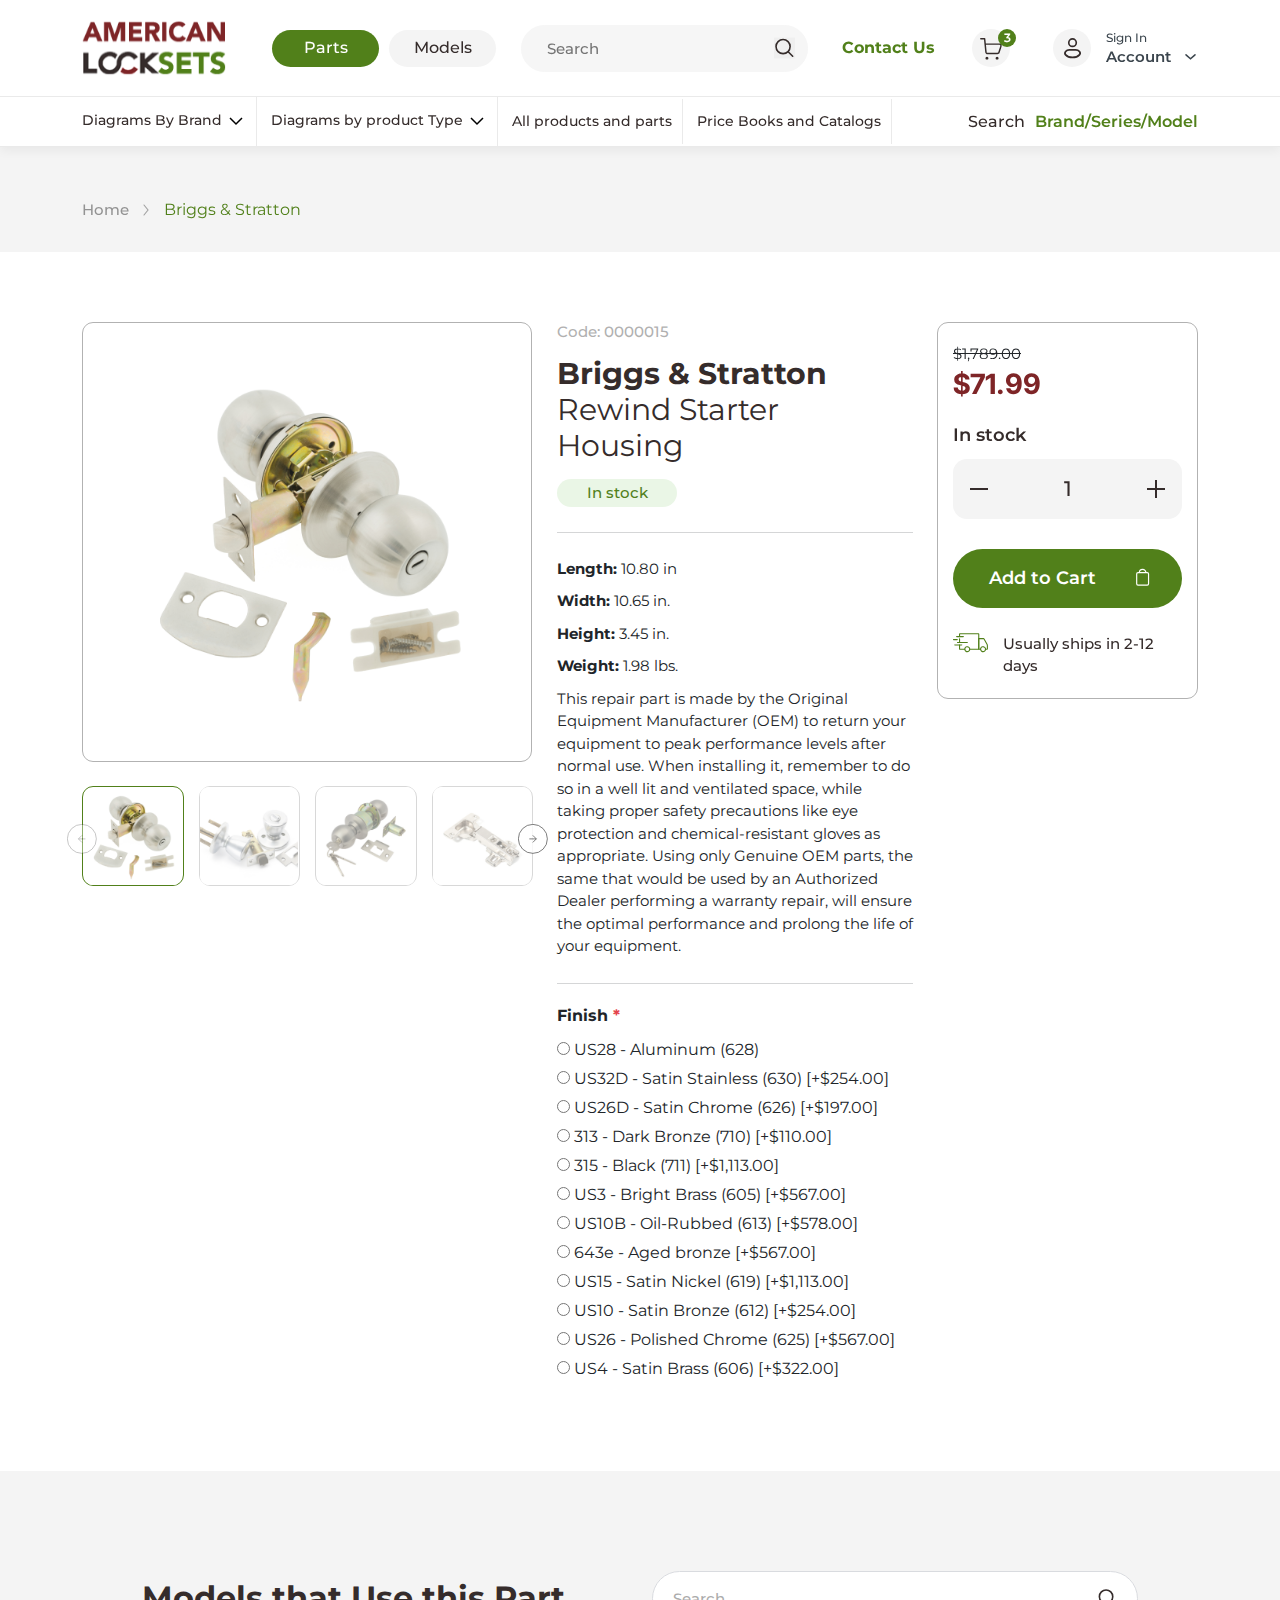
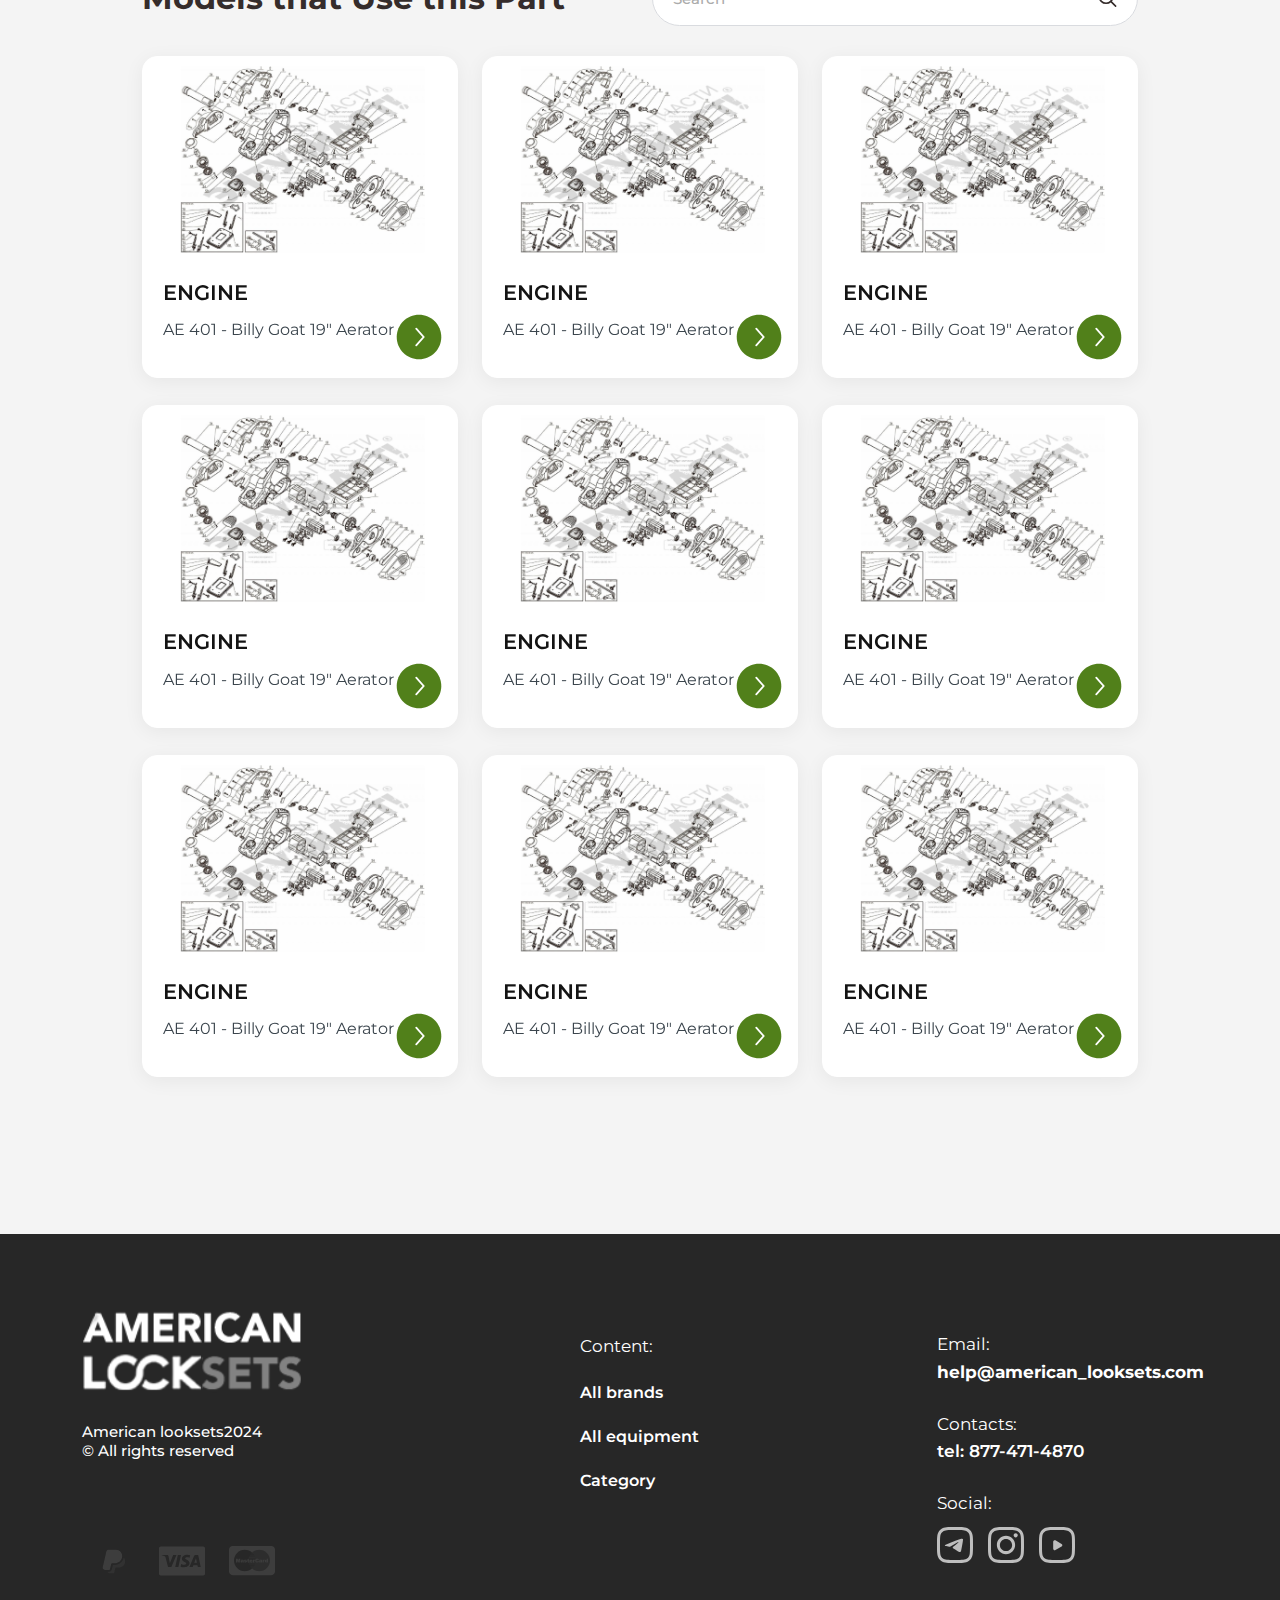
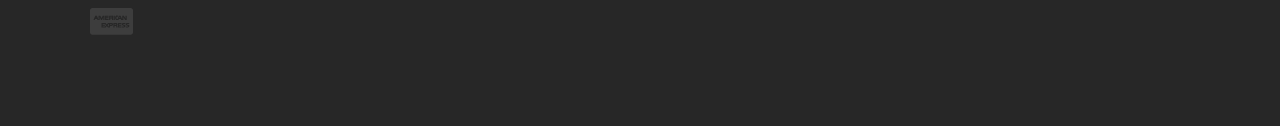
<file: product.html>
<!DOCTYPE html>
<html lang="en">

<head>
    <meta charset="UTF-8">
    <meta http-equiv="X-UA-Compatible" content="IE=edge">
    <meta name="viewport" content="width=device-width, initial-scale=1.0">
    <title>Product</title>
    <!-- <link rel="icon" type="image/x-icon" href="img/favicon.png"> -->
    <link rel="stylesheet" href="css/lib/bootstrap.min.css">
    <link rel="stylesheet" href="css/lib/select2.css">
    <link rel="stylesheet" href="https://cdn.jsdelivr.net/npm/swiper@11/swiper-bundle.min.css" />
    <link rel="stylesheet" href="js/lib/jQuery-mooZoom-1.0.0.css">
    <link rel="stylesheet" href="css/style.css">
</head>

<body>
    <div class="pagewrapper">
        <header class="header">
            <div class="header__topsect">
                <div class="container">
                    <div class="row align-items-center">
                        <div class="col-xl-2 col-lg-2 col-sm-4 col-4">
                            <a href="#" class="header__logo">
                                <img src="img/home/logo.svg" alt="logo">
                            </a>
                        </div>
                        <div class="col-xl-6 col-lg-6 searchboxmob">
                            <div class="header__searchbox">
                                <div class="headertogglebtns">
                                    <button class="active">Parts</button>
                                    <button>Models</button>
                                </div>
                                <div class="header__search">
                                    <input type="text" placeholder="Search">
                                    <button>
                                        <img src="img/home/search-icon.svg" alt="search">
                                    </button>
                                </div>
                            </div>
                        </div>
                        <div class="col-xl-4 col-lg-4 col-sm-8 col-8 text-end">
                            <a href="#" class="header__contus">Contact Us</a>
                            <button class="mobsearchopen">
                                <img src="img/home/search-icon.svg" alt="icom">
                            </button>
                            <div class="header__cart">
                                <div class="header__cartimg">
                                    <img src="img/home/cart-icon.svg" alt="img">
                                    <span class="hlalel">3</span>
                                </div>
                                <div class="header__cartprice">
                                    <p>10 000 $</p>
                                </div>
                            </div>
                            <div class="header__acc">
                                <div class="header__acctop">
                                    <div class="header__accimg">
                                        <img src="img/home/user-icon.svg" alt="user">
                                    </div>
                                    <div class="header__accdescr">
                                        <p>Sign In</p>
                                        <p class="title">Account</p>
                                    </div>
                                </div>
                                <div class="header__accdd">
                                    <a href="#" class="login">Login</a>
                                    <a href="#">New customer?</a>
                                    <a href="#" class="signup">Sign up</a>
                                </div>
                            </div>

                            <div class="header__burger">
                                <button class="burger burger2"><span></span></button>
                            </div>
                        </div>
                    </div>
                </div>
            </div>
            <!-- <div class="header__filter">
                <div class="container">
                    <div class="row align-items-center">
                        <div class="col-xl-10 col-lg-9">
                            <div class="row">
                                <div class="col-sm-4">
                                    <div class="header__select">
                                        <select name="" id="" class="styledselect" data-placeholder="Parts type">
                                            <option></option>
                                            <option value="1">Lorem, ipsum.</option>
                                            <option value="2">Lorem, ipsum.</option>
                                            <option value="3">Lorem, ipsum.</option>
                                        </select>
                                    </div>
                                </div>
                                <div class="col-sm-4">
                                    <div class="header__select">
                                        <select name="" id="" class="styledselect" data-placeholder="Series">
                                            <option></option>
                                            <option value="1">Lorem, ipsum.</option>
                                            <option value="2">Lorem, ipsum.</option>
                                            <option value="3">Lorem, ipsum.</option>
                                        </select>
                                    </div>
                                </div>
                                <div class="col-sm-4">
                                    <div class="header__select">
                                        <select name="" id="" class="styledselect" data-placeholder="Model">
                                            <option></option>
                                            <option value="1">Lorem, ipsum.</option>
                                            <option value="2">Lorem, ipsum.</option>
                                            <option value="3">Lorem, ipsum.</option>
                                        </select>
                                    </div>
                                </div>
                            </div>
                        </div>
                        <div class="col-xl-2  col-lg-3">
                            <button type="submit" class="header__filter-search">
                                Search by tree
                            </button>
                        </div>
                    </div>
                </div>
            </div> -->
            <div class="header__bottsect">
                <div class="container">
                    <div class="row">
                        <div class="col-xl-9">
                            <ul>
                                <li class="dd-item">
                                    <a href="#">
                                        Diagrams By Brand
                                        <svg width="20" height="20" viewBox="0 0 20 20" fill="none"
                                            xmlns="http://www.w3.org/2000/svg">
                                            <path d="M4 7L10 13L16 7" stroke="black" stroke-width="1.5" />
                                        </svg>
                                    </a>
                                    <div class="dd-list">
                                        <ul>
                                            <li class="title">Suscipit integer </li>
                                            <li><a href="#">product Type</a></li>
                                            <li><a href="#">Mauris pretium dignissim </a></li>
                                            <li><a href="#">Nunc velit dolor non</a></li>
                                            <li><a href="#">eget nisi vel ultrices</a></li>
                                        </ul>
                                        <ul>
                                            <li class="title">Mauris pretium </li>
                                            <li><a href="#">amet libero mauris sit</a></li>
                                            <li><a href="#">justo donec ut consequat</a></li>
                                            <li><a href="#">Facilisi eros non</a></li>
                                            <li><a href="#">product Type</a></li>
                                        </ul>
                                        <ul>
                                            <li class="title">Amet in in</li>
                                            <li><a href="#">Duis at in tristique</a></li>
                                            <li><a href="#">Tincidunt ac leo</a></li>
                                            <li><a href="#">Eget pharetra lorem</a></li>
                                            <li><a href="#">eget lorem euismod</a></li>
                                        </ul>
                                        <ul>
                                            <li class="title">in sed sed nibh</li>
                                            <li><a href="#">non pretium justo</a></li>
                                            <li><a href="#">Mauris pretium </a></li>
                                            <li><a href="#">libero mauris sit</a></li>
                                            <li><a href="#">donec ut consequat</a></li>
                                        </ul>
                                    </div>
                                </li>
                                <li class="dd-item">
                                    <a href="#">
                                        Diagrams by product Type
                                        <svg width="20" height="20" viewBox="0 0 20 20" fill="none"
                                            xmlns="http://www.w3.org/2000/svg">
                                            <path d="M4 7L10 13L16 7" stroke="black" stroke-width="1.5" />
                                        </svg>
                                    </a>
                                    <div class="dd-list">
                                        <ul>
                                            <li class="title">Amet in in</li>
                                            <li><a href="#">Duis at in tristique</a></li>
                                            <li><a href="#">Tincidunt ac leo </a></li>
                                            <li><a href="#">Eget pharetra lorem</a></li>
                                            <li><a href="#">eget lorem euismod</a></li>
                                        </ul>
                                        <ul>
                                            <li class="title">ultricies sollicitudin </li>
                                            <li><a href="#">amet ut magna</a></li>
                                            <li><a href="#">quis quis eget </a></li>
                                            <li><a href="#">egestas donec malesuada</a></li>
                                            <li><a href="#">ultricies sollicitudin</a></li>
                                        </ul>

                                    </div>
                                </li>
                                <li><a href="#">All products and parts</a></li>
                                <li><a href="#">Price Books and Catalogs</a></li>
                            </ul>
                        </div>
                        <div class="col-xl-3">
                            <p class="header__makemodelbtn">
                                Search
                                <span data-bs-toggle="modal" data-bs-target="#makemodel">Brand/Series/Model</span>
                            </p>
                        </div>
                    </div>
                </div>
            </div>


        </header>

        <main class="main">
            <section class="productwrapper">

                <div class="container breadcrumbwrapper">
                    <div class="breadcrumbs whitepage">
                        <ul>
                            <li>
                                <a href="#">Home</a>
                            </li>
                            <li>Briggs & Stratton</li>
                        </ul>
                    </div>
                </div>

                <div class="product__topsect">
                    <div class="container">
                        <div class="row">
                            <div class="col-xl-5 col-lg-4">
                                <div class="product__slider">
                                    <div class="prinftop mob">
                                        <p class="code">Code: 0000015</p>
                                        <p class="title">
                                            Briggs & Stratton 
                                            <span>Rewind Starter Housing</span>
                                        </p>
                                        <p class="stock">In stock</p>
                                    </div>

                                    <div class="swiper mySwiper2">
                                        <div class="swiper-wrapper">
                                            <div class="swiper-slide">
                                                <div class="bigslide">
                                                    <img src="img/product/slide1.png" alt="img" class="imgZoom"
                                                        ref="img/product/testbigpic.png">
                                                </div>
                                            </div>
                                            <div class="swiper-slide">
                                                <div class="bigslide">
                                                    <img src="img/product/litsl2.png" alt="img">
                                                </div>
                                            </div>
                                            <div class="swiper-slide">
                                                <div class="bigslide">
                                                    <img src="img/product/slide1.png" alt="img">
                                                </div>
                                            </div>
                                            <div class="swiper-slide">
                                                <div class="bigslide">
                                                    <img src="img/product/slide1.png" alt="img">
                                                </div>
                                            </div>
                                            <div class="swiper-slide">
                                                <div class="bigslide">
                                                    <img src="img/product/slide1.png" alt="img">
                                                </div>
                                            </div>
                                        </div>

                                    </div>
                                    <div class="slthwrapper">
                                        <div thumbsSlider="" class="swiper mySwiper">
                                            <div class="swiper-wrapper">
                                                <div class="swiper-slide">
                                                    <div class="littslwrap">
                                                        <img src="img/product/litsl1.png" alt="slide">
                                                    </div>
                                                </div>
                                                <div class="swiper-slide">
                                                    <div class="littslwrap">
                                                        <img src="img/product/litsl2.png" alt="slide">
                                                    </div>
                                                </div>
                                                <div class="swiper-slide">
                                                    <div class="littslwrap">
                                                        <img src="img/product/litsl3.png" alt="slide">
                                                    </div>
                                                </div>
                                                <div class="swiper-slide">
                                                    <div class="littslwrap">
                                                        <img src="img/product/litsl4.png" alt="slide">
                                                    </div>
                                                </div>
                                                <div class="swiper-slide">
                                                    <div class="littslwrap">
                                                        <img src="img/product/litsl2.png" alt="slide">
                                                    </div>
                                                </div>

                                            </div>

                                        </div>
                                        <div class="swiper-button-next"></div>
                                        <div class="swiper-button-prev"></div>
                                    </div>

                                </div>
                            </div>
                            <div class="col-xl-4 col-lg-5">
                                <div class="product__info">
                                    <div class="prinftop">
                                        <p class="code">Code: 0000015</p>
                                        <p class="title">
                                            Briggs & Stratton 
                                            <span>Rewind Starter Housing</span>
                                        </p>
                                        <p class="stock">In stock</p>
                                    </div>
                                    <div class="prinfmiddle">
                                        <p>
                                            <b>Length:</b> 10.80 in
                                        </p>
                                        <p>
                                            <b>Width:</b> 10.65 in.
                                        </p>
                                        <p>
                                            <b>Height:</b> 3.45 in.
                                        </p>
                                        <p>
                                            <b>Weight:</b> 1.98 lbs.
                                        </p>
                                        <p>
                                            This repair part is made by the Original Equipment Manufacturer (OEM) to
                                            return your
                                            equipment to peak performance levels after normal use. When installing it,
                                            remember
                                            to do so in a well lit and ventilated space, while taking proper safety
                                            precautions
                                            like eye protection and chemical-resistant gloves as appropriate. Using only
                                            Genuine
                                            OEM parts, the same that would be used by an Authorized Dealer performing a
                                            warranty
                                            repair, will ensure the optimal performance and prolong the life of your
                                            equipment.
                                        </p>

                                    </div>
                                    <div class="productradio">
                                        <p class="title">Finish <span>*</span></p>
                                        <ul>
                                            <li>
                                                <input type="radio" id="radio1" name="roduct1">
                                                <label for="radio1">US28 - Aluminum (628)</label>
                                            </li>
                                            <li>
                                                <input type="radio" id="radio2" name="roduct1">
                                                <label for="radio2">US32D - Satin Stainless (630) [+$254.00]</label>
                                            </li>
                                            <li>
                                                <input type="radio" id="radio3" name="roduct1">
                                                <label for="radio3">US26D - Satin Chrome (626) [+$197.00]</label>
                                            </li>
                                            <li>
                                                <input type="radio" id="radio4" name="roduct1">
                                                <label for="radio4">313 - Dark Bronze (710) [+$110.00]</label>
                                            </li>
                                            <li>
                                                <input type="radio" id="radio5" name="roduct1">
                                                <label for="radio5">315 - Black (711) [+$1,113.00]</label>
                                            </li>
                                            <li>
                                                <input type="radio" id="radio6" name="roduct1">
                                                <label for="radio6">US3 - Bright Brass (605) [+$567.00]</label>
                                            </li>
                                            <li>
                                                <input type="radio" id="radio7" name="roduct1">
                                                <label for="radio7">US10B - Oil-Rubbed (613) [+$578.00]</label>
                                            </li>
                                            <li>
                                                <input type="radio" id="radio8" name="roduct1">
                                                <label for="radio8">643e - Aged bronze [+$567.00]</label>
                                            </li>
                                            <li>
                                                <input type="radio" id="radio9" name="roduct1">
                                                <label for="radio9">US15 - Satin Nickel (619) [+$1,113.00]</label>
                                            </li>
                                            <li>
                                                <input type="radio" id="radio10" name="roduct1">
                                                <label for="radio10">US10 - Satin Bronze (612) [+$254.00]</label>
                                            </li>
                                            <li>
                                                <input type="radio" id="radio11" name="roduct1">
                                                <label for="radio11">US26 - Polished Chrome (625) [+$567.00]</label>
                                            </li>
                                            <li>
                                                <input type="radio" id="radio12" name="roduct1">
                                                <label for="radio12">US4 - Satin Brass (606) [+$322.00]</label>
                                            </li>
                                        </ul>
                                    </div>


                                </div>
                            </div>
                            <div class="col-xl-3 col-lg-3">
                                <div class="prinfbott">
                                    <!-- <p class="price">
                                        $71.99
                                    </p> -->
                                    <p class="oldprice">$1,789.00</p>
                                    <p class="price price__red">
                                        $71.99
                                    </p>
                                    <div class="numcoutn">
                                        <p>In stock</p>
                                        <div class="number">
                                            <span class="minus"><img src="img/product/minus.svg" alt="minus"></span>
                                            <input type="text" value="1" />
                                            <span class="plus"><img src="img/product/plus.svg" alt="minus"></span>
                                        </div>
                                    </div>
                                    <button class="addtocard">
                                        Add to Cart
                                        <img src="img/product/cart-icon.svg" alt="icon">
                                    </button>
                                    <p class="deliverytext">
                                        <img src="img/product/delivery-icon.svg" alt="img">
                                        Usually ships in 2-12 days
                                    </p>
                                </div>
                            </div>
                        </div>
                    </div>
                </div>

                <div class="container">
                    <div class="prodmodels">
                        <div class="prodmodels__top">
                            <div class="row align-items-center">
                                <div class="col-xl-6">
                                    <p>
                                        Models that Use this Part
                                    </p>
                                </div>
                                <div class="col-xl-6">
                                    <div class="filtersearch">
                                        <input type="text" placeholder="Search">
                                        <button>
                                            <img src="img/category/search-filter.svg" alt="icon">
                                        </button>
                                    </div>
                                </div>
                            </div>
                        </div>
                        <div class="prodmodels__content">
                            <div class="diaglistmain">
                                <div class="row">
                                    <div class="col-xl-4 col-md-6">
                                        <a href="#" class="modelbox">
                                            <div class="imgwrap">
                                                <img src="img/product/cheme.png" alt="img">
                                            </div>
                                            <div class="descrwrap">
                                                <p class="title">ENGINE</p>
                                                <p>
                                                    AE 401 - Billy Goat 19" Aerator
                                                </p>
                                                <img src="img/listmodel/midelarr.svg" alt="arrow">
                                            </div>
                                        </a>
                                    </div>
                                    <div class="col-xl-4 col-md-6">
                                        <a href="#" class="modelbox">
                                            <div class="imgwrap">
                                                <img src="img/product/cheme.png" alt="img">
                                            </div>
                                            <div class="descrwrap">
                                                <p class="title">ENGINE</p>
                                                <p>
                                                    AE 401 - Billy Goat 19" Aerator
                                                </p>
                                                <img src="img/listmodel/midelarr.svg" alt="arrow">
                                            </div>
                                        </a>
                                    </div>
                                    <div class="col-xl-4 col-md-6">
                                        <a href="#" class="modelbox">
                                            <div class="imgwrap">
                                                <img src="img/product/cheme.png" alt="img">
                                            </div>
                                            <div class="descrwrap">
                                                <p class="title">ENGINE</p>
                                                <p>
                                                    AE 401 - Billy Goat 19" Aerator
                                                </p>
                                                <img src="img/listmodel/midelarr.svg" alt="arrow">
                                            </div>
                                        </a>
                                    </div>
                                    <div class="col-xl-4 col-md-6">
                                        <a href="#" class="modelbox">
                                            <div class="imgwrap">
                                                <img src="img/product/cheme.png" alt="img">
                                            </div>
                                            <div class="descrwrap">
                                                <p class="title">ENGINE</p>
                                                <p>
                                                    AE 401 - Billy Goat 19" Aerator
                                                </p>
                                                <img src="img/listmodel/midelarr.svg" alt="arrow">
                                            </div>
                                        </a>
                                    </div>
                                    <div class="col-xl-4 col-md-6">
                                        <a href="#" class="modelbox">
                                            <div class="imgwrap">
                                                <img src="img/product/cheme.png" alt="img">
                                            </div>
                                            <div class="descrwrap">
                                                <p class="title">ENGINE</p>
                                                <p>
                                                    AE 401 - Billy Goat 19" Aerator
                                                </p>
                                                <img src="img/listmodel/midelarr.svg" alt="arrow">
                                            </div>
                                        </a>
                                    </div>
                                    <div class="col-xl-4 col-md-6">
                                        <a href="#" class="modelbox">
                                            <div class="imgwrap">
                                                <img src="img/product/cheme.png" alt="img">
                                            </div>
                                            <div class="descrwrap">
                                                <p class="title">ENGINE</p>
                                                <p>
                                                    AE 401 - Billy Goat 19" Aerator
                                                </p>
                                                <img src="img/listmodel/midelarr.svg" alt="arrow">
                                            </div>
                                        </a>
                                    </div>
                                    <div class="col-xl-4 col-md-6">
                                        <a href="#" class="modelbox">
                                            <div class="imgwrap">
                                                <img src="img/product/cheme.png" alt="img">
                                            </div>
                                            <div class="descrwrap">
                                                <p class="title">ENGINE</p>
                                                <p>
                                                    AE 401 - Billy Goat 19" Aerator
                                                </p>
                                                <img src="img/listmodel/midelarr.svg" alt="arrow">
                                            </div>
                                        </a>
                                    </div>
                                    <div class="col-xl-4 col-md-6">
                                        <a href="#" class="modelbox">
                                            <div class="imgwrap">
                                                <img src="img/product/cheme.png" alt="img">
                                            </div>
                                            <div class="descrwrap">
                                                <p class="title">ENGINE</p>
                                                <p>
                                                    AE 401 - Billy Goat 19" Aerator
                                                </p>
                                                <img src="img/listmodel/midelarr.svg" alt="arrow">
                                            </div>
                                        </a>
                                    </div>
                                    <div class="col-xl-4 col-md-6">
                                        <a href="#" class="modelbox">
                                            <div class="imgwrap">
                                                <img src="img/product/cheme.png" alt="img">
                                            </div>
                                            <div class="descrwrap">
                                                <p class="title">ENGINE</p>
                                                <p>
                                                    AE 401 - Billy Goat 19" Aerator
                                                </p>
                                                <img src="img/listmodel/midelarr.svg" alt="arrow">
                                            </div>
                                        </a>
                                    </div>
                                </div>
                            </div>
                        </div>
                    </div>
                </div>
            </section>


        </main>

        <footer class="footer">
            <div class="container">
                <div class="text-center">
                    <a href="#" class="moblogo">
                        <img src="img/home/footerlogo.svg" alt="logo">
                    </a>
                </div>
                <div class="row">
                    <div class="col-xl-3 col-lg-4 col-md-12">
                        <div class="footer__logosect">
                            <a href="#">
                                <img src="img/home/footerlogo.svg" alt="logo">
                            </a>
                            <p>
                                American looksets2024<br>
                                © All rights reserved
                            </p>
                            <ul>
                                <li><a href="#"><img src="img/home/footer-card1.svg" alt="img"></a></li>
                                <li><a href="#"><img src="img/home/footer-card2.svg" alt="img"></a></li>
                                <li><a href="#"><img src="img/home/footer-card3.svg" alt="img"></a></li>
                                <li><a href="#"><img src="img/home/footer-card4.svg" alt="img"></a></li>
                            </ul>
                        </div>
                    </div>
                    <div class="col-xl-6 col-lg-4 col-md-6">
                        <div class="footercentersect">
                            <div class="footer__listwrap">
                                <p>Content:</p>
                                <ul>
                                    <li><a href="#">All brands</a></li>
                                    <li><a href="#">All equipment</a></li>
                                    <li><a href="#">Category</a></li>
                                </ul>
                            </div>
                        </div>
                    </div>
                    <div class="col-xl-3 col-lg-4 col-md-6">
                        <div class="footer__rightsect">
                            <div class="footblock">
                                <p>Email:</p>
                                <a href="mailto:help@american_looksets.com">help@american_looksets.com</a>
                            </div>
                            <div class="footblock">
                                <p>Contacts:</p>
                                <a href="tel:8774714870">tel: 877-471-4870</a>
                            </div>
                            <div class="footblock">
                                <p>Social:</p>
                                <ul class="soclist">
                                    <li><a href="#" target="_blank"><img src="img/home/soc1.svg" alt="soc"></a></li>
                                    <li><a href="#" target="_blank"><img src="img/home/soc2.svg" alt="soc"></a></li>
                                    <li><a href="#" target="_blank"><img src="img/home/soc3.svg" alt="soc"></a></li>
                                </ul>
                            </div>
                        </div>
                    </div>
                </div>
            </div>
        </footer>

        <div class="modal fade makemodel-modal" id="makemodel" tabindex="-1" aria-labelledby="exampleModalLabel"
            aria-hidden="true">
            <div class="modal-dialog modal-dialog-centered">
                <div class="modal-content">
                    <button type="button" class="closemodal" data-bs-dismiss="modal" aria-label="Close">
                        <img src="img/listmodel/icon-close.svg" alt="close">
                    </button>
                    <div class="makemodel-modal__wrapper">
                        <p class="makemodel-modal__title">Get to your model with just 3 selects</p>
                        <div class="maindescription__info">
                            <form action="#">
                                <div class="selectfld v2">
                                    <select name="" id="choose-brand1" class="styledselect"
                                        data-placeholder="Choose Brand">
                                        <option></option>
                                        <option value="1">Lorem, ipsum.</option>
                                        <option value="2">Lorem, ipsum.</option>
                                        <option value="3">Lorem, ipsum.</option>
                                    </select>
                                </div>
                                <div class="selectfld v2 hide">
                                    <select name="" id="choose-series1" class="styledselect"
                                        data-placeholder="Choose Series">
                                        <option></option>
                                        <option value="1">Lorem, ipsum.</option>
                                        <option value="2">Lorem, ipsum.</option>
                                        <option value="3">Lorem, ipsum.</option>
                                    </select>
                                </div>
                                <div class="selectfld v2 hide">
                                    <select name="" id="choose-model1" class="styledselect"
                                        data-placeholder="Choose Model">
                                        <option></option>
                                        <option value="1">Lorem, ipsum.</option>
                                        <option value="2">Lorem, ipsum.</option>
                                        <option value="3">Lorem, ipsum.</option>
                                    </select>
                                </div>
                                <input id="modalstepbtn" class="greenbtn disabled" type="submit"
                                    value="Go to diagrams and parts" data-bs-toggle="tooltip" data-bs-placement="top"
                                    data-bs-title="please select all fields before you can search">
                            </form>

                        </div>
                    </div>
                </div>
            </div>
        </div>
    </div>

    <script src="js/lib/jquery.js"></script>
    <script src="js/lib/popper.js"></script>
    <script src="js/lib/bootstrap.min.js"></script>
    <script src="js/lib/select2.js"></script>
    <script src="https://cdn.jsdelivr.net/npm/swiper@11/swiper-bundle.min.js"></script>
    <script src="js/lib/jQuery-mooZoom-1.0.0.js"></script>
    <script src="js/main.js"></script>

</body>


</html>
</file>
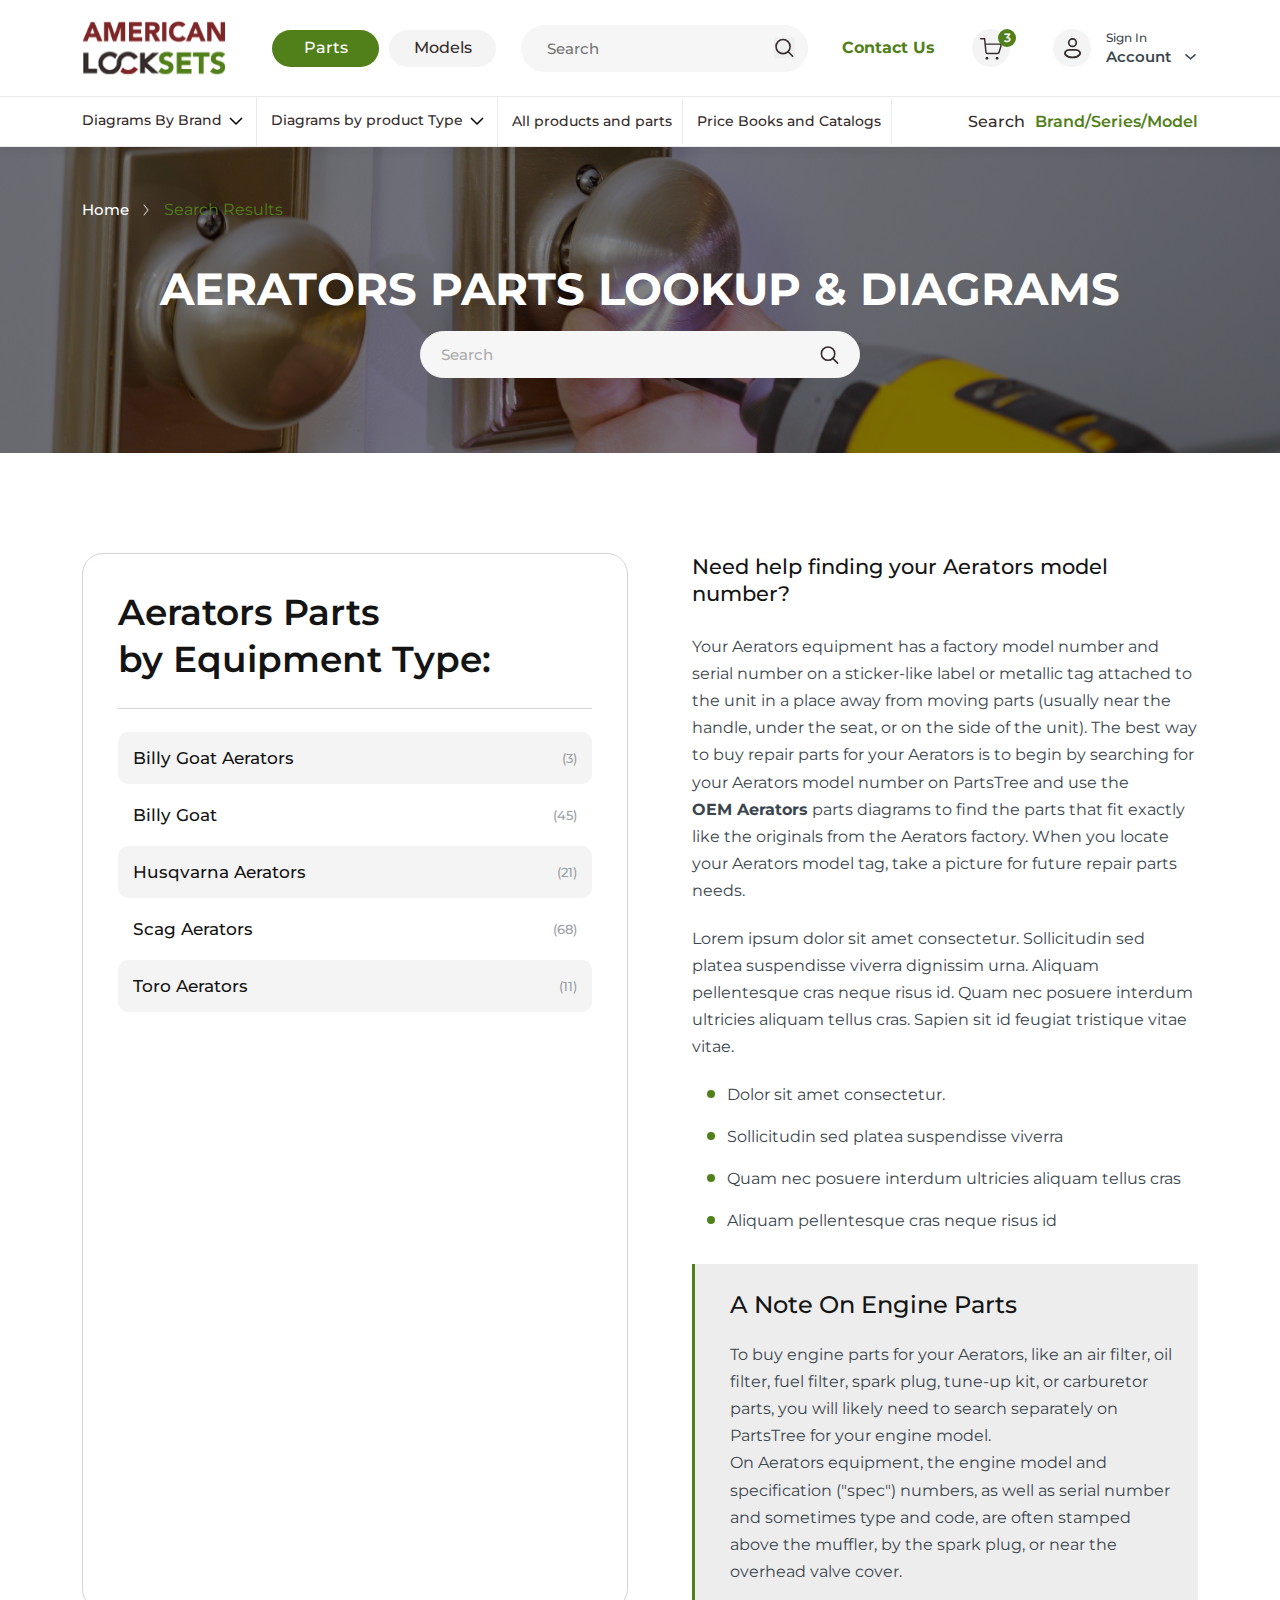
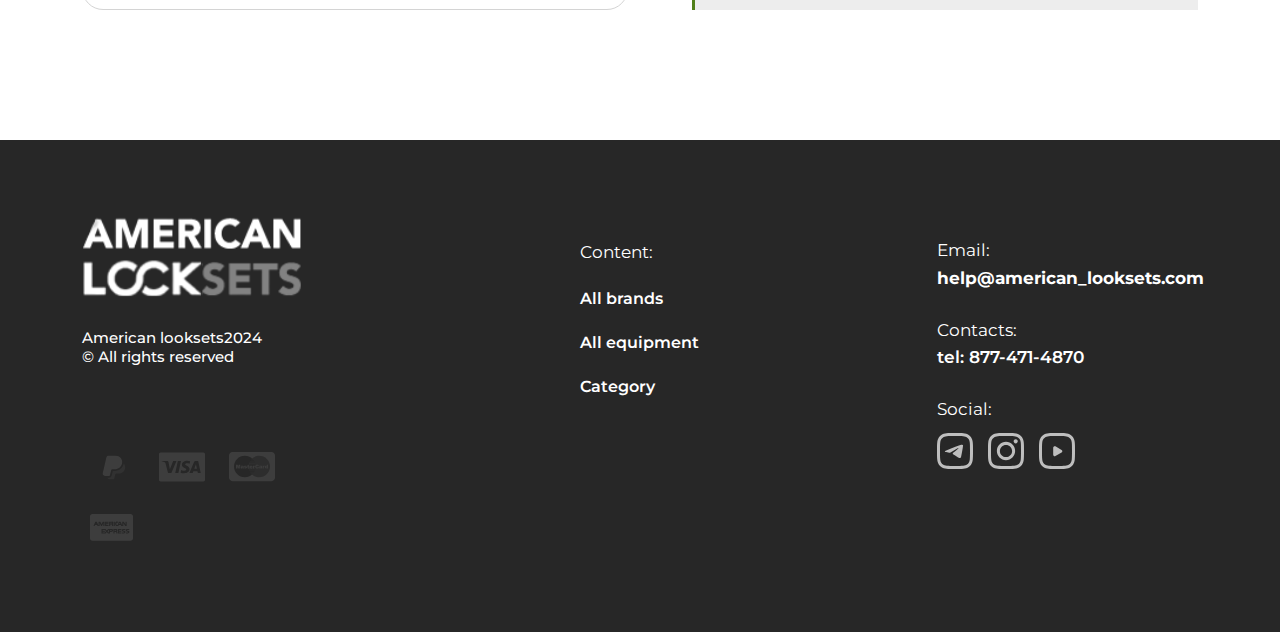
<file: search-result.html>
<!DOCTYPE html>
<html lang="en">

<head>
    <meta charset="UTF-8">
    <meta http-equiv="X-UA-Compatible" content="IE=edge">
    <meta name="viewport" content="width=device-width, initial-scale=1.0">
    <title>Search results</title>
    <!-- <link rel="icon" type="image/x-icon" href="img/favicon.png"> -->
    <link rel="stylesheet" href="css/lib/bootstrap.min.css">
    <link rel="stylesheet" href="css/lib/select2.css">
    <link rel="stylesheet" href="css/style.css">
</head>

<body>
    <div class="pagewrapper">
        <header class="header">
            <div class="header__topsect">
                <div class="container">
                    <div class="row align-items-center">
                        <div class="col-xl-2 col-lg-2 col-sm-4 col-4">
                            <a href="#" class="header__logo">
                                <img src="img/home/logo.svg" alt="logo">
                            </a>
                        </div>
                        <div class="col-xl-6 col-lg-6 searchboxmob">
                            <div class="header__searchbox">
                                <div class="headertogglebtns">
                                    <button class="active">Parts</button>
                                    <button>Models</button>
                                </div>
                                <div class="header__search">
                                    <input type="text" placeholder="Search">
                                    <button>
                                        <img src="img/home/search-icon.svg" alt="search">
                                    </button>
                                </div>
                            </div>
                        </div>
                        <div class="col-xl-4 col-lg-4 col-sm-8 col-8 text-end">
                            <a href="#" class="header__contus">Contact Us</a>
                            <button class="mobsearchopen">
                                <img src="img/home/search-icon.svg" alt="icom">
                            </button>
                            <div class="header__cart">
                                <div class="header__cartimg">
                                    <img src="img/home/cart-icon.svg" alt="img">
                                    <span class="hlalel">3</span>
                                </div>
                                <div class="header__cartprice">
                                    <p>10 000 $</p>
                                </div>
                            </div>
                            <div class="header__acc">
                                <div class="header__acctop">
                                    <div class="header__accimg">
                                        <img src="img/home/user-icon.svg" alt="user">
                                    </div>
                                    <div class="header__accdescr">
                                        <p>Sign In</p>
                                        <p class="title">Account</p>
                                    </div>
                                </div>
                                <div class="header__accdd">
                                    <a href="#" class="login">Login</a>
                                    <a href="#">New customer?</a>
                                    <a href="#" class="signup">Sign up</a>
                                </div>
                            </div>

                            <div class="header__burger">
                                <button class="burger burger2"><span></span></button>
                            </div>
                        </div>
                    </div>
                </div>
            </div>
            <!-- <div class="header__filter">
                <div class="container">
                    <div class="row align-items-center">
                        <div class="col-xl-10 col-lg-9">
                            <div class="row">
                                <div class="col-sm-4">
                                    <div class="header__select">
                                        <select name="" id="" class="styledselect" data-placeholder="Parts type">
                                            <option></option>
                                            <option value="1">Lorem, ipsum.</option>
                                            <option value="2">Lorem, ipsum.</option>
                                            <option value="3">Lorem, ipsum.</option>
                                        </select>
                                    </div>
                                </div>
                                <div class="col-sm-4">
                                    <div class="header__select">
                                        <select name="" id="" class="styledselect" data-placeholder="Series">
                                            <option></option>
                                            <option value="1">Lorem, ipsum.</option>
                                            <option value="2">Lorem, ipsum.</option>
                                            <option value="3">Lorem, ipsum.</option>
                                        </select>
                                    </div>
                                </div>
                                <div class="col-sm-4">
                                    <div class="header__select">
                                        <select name="" id="" class="styledselect" data-placeholder="Model">
                                            <option></option>
                                            <option value="1">Lorem, ipsum.</option>
                                            <option value="2">Lorem, ipsum.</option>
                                            <option value="3">Lorem, ipsum.</option>
                                        </select>
                                    </div>
                                </div>
                            </div>
                        </div>
                        <div class="col-xl-2  col-lg-3">
                            <button type="submit" class="header__filter-search">
                                Search by tree
                            </button>
                        </div>
                    </div>
                </div>
            </div> -->
            <div class="header__bottsect">
                <div class="container">
                    <div class="row">
                        <div class="col-xl-9">
                            <ul>
                                <li class="dd-item">
                                    <a href="#">
                                        Diagrams By Brand
                                        <svg width="20" height="20" viewBox="0 0 20 20" fill="none"
                                            xmlns="http://www.w3.org/2000/svg">
                                            <path d="M4 7L10 13L16 7" stroke="black" stroke-width="1.5" />
                                        </svg>
                                    </a>
                                    <div class="dd-list">
                                        <ul>
                                            <li class="title">Suscipit integer </li>
                                            <li><a href="#">product Type</a></li>
                                            <li><a href="#">Mauris pretium dignissim </a></li>
                                            <li><a href="#">Nunc velit dolor non</a></li>
                                            <li><a href="#">eget nisi vel ultrices</a></li>
                                        </ul>
                                        <ul>
                                            <li class="title">Mauris pretium </li>
                                            <li><a href="#">amet libero mauris sit</a></li>
                                            <li><a href="#">justo donec ut consequat</a></li>
                                            <li><a href="#">Facilisi eros non</a></li>
                                            <li><a href="#">product Type</a></li>
                                        </ul>
                                        <ul>
                                            <li class="title">Amet in in</li>
                                            <li><a href="#">Duis at in tristique</a></li>
                                            <li><a href="#">Tincidunt ac leo</a></li>
                                            <li><a href="#">Eget pharetra lorem</a></li>
                                            <li><a href="#">eget lorem euismod</a></li>
                                        </ul>
                                        <ul>
                                            <li class="title">in sed sed nibh</li>
                                            <li><a href="#">non pretium justo</a></li>
                                            <li><a href="#">Mauris pretium </a></li>
                                            <li><a href="#">libero mauris sit</a></li>
                                            <li><a href="#">donec ut consequat</a></li>
                                        </ul>
                                    </div>
                                </li>
                                <li class="dd-item">
                                    <a href="#">
                                        Diagrams by product Type
                                        <svg width="20" height="20" viewBox="0 0 20 20" fill="none"
                                            xmlns="http://www.w3.org/2000/svg">
                                            <path d="M4 7L10 13L16 7" stroke="black" stroke-width="1.5" />
                                        </svg>
                                    </a>
                                    <div class="dd-list">
                                        <ul>
                                            <li class="title">Amet in in</li>
                                            <li><a href="#">Duis at in tristique</a></li>
                                            <li><a href="#">Tincidunt ac leo </a></li>
                                            <li><a href="#">Eget pharetra lorem</a></li>
                                            <li><a href="#">eget lorem euismod</a></li>
                                        </ul>
                                        <ul>
                                            <li class="title">ultricies sollicitudin </li>
                                            <li><a href="#">amet ut magna</a></li>
                                            <li><a href="#">quis quis eget </a></li>
                                            <li><a href="#">egestas donec malesuada</a></li>
                                            <li><a href="#">ultricies sollicitudin</a></li>
                                        </ul>

                                    </div>
                                </li>
                                <li><a href="#">All products and parts</a></li>
                                <li><a href="#">Price Books and Catalogs</a></li>
                            </ul>
                        </div>
                        <div class="col-xl-3">
                            <p class="header__makemodelbtn">
                                Search
                                <span data-bs-toggle="modal" data-bs-target="#makemodel">Brand/Series/Model</span>
                            </p>
                        </div>
                    </div>
                </div>
            </div>


        </header>

        <main class="main">
            <section class="pagehero">
                <img class="herobg" src="img/searchres/heroimg.jpg" alt="bg">
                <div class="container breadcrumbwrapper">
                    <div class="breadcrumbs">
                        <ul>
                            <li>
                                <a href="#">Home</a>
                            </li>
                            <li>Search Results</li>
                        </ul>
                    </div>
                </div>
                <div class="container pagehero__cont">
                    <h1 class="text-center">Aerators Parts Lookup & Diagrams</h1>
                    <div class="searchresults">
                        <div class="filtersearch">
                            <input type="text" placeholder="Search">
                            <button>
                                <img src="img/category/search-filter.svg" alt="icon">
                            </button>
                        </div>
                    </div>
                </div>
            </section>

            <section class="searchressect">
                <div class="container">
                    <div class="row">
                        <div class="col-xl-6 col-lg-5">
                            <div class="searchressect__leftinfo">
                                <h3>
                                    Aerators Parts <br>
                                    by Equipment Type:
                                </h3>

                                <ul>
                                    <li>
                                        <a href="#">
                                            Billy Goat Aerators
                                            <span>(3)</span>
                                        </a>
                                    </li>
                                    <li>
                                        <a href="#">
                                            Billy Goat
                                            <span>(45)</span>
                                        </a>
                                    </li>
                                    <li>
                                        <a href="#">
                                            Husqvarna Aerators
                                            <span>(21)</span>
                                        </a>
                                    </li>
                                    <li>
                                        <a href="#">
                                            Scag Aerators
                                            <span>(68)</span>
                                        </a>
                                    </li>
                                    <li>
                                        <a href="#">
                                            Toro Aerators
                                            <span>(11)</span>
                                        </a>
                                    </li>
                                </ul>
                            </div>
                        </div>
                        <div class="col-xl-6 col-lg-7">
                            <div class="searchressect__rightinfo">
                                <h4>Need help finding your Aerators model number?</h4>
                                <p>
                                    Your Aerators equipment has a factory model number and serial number on a
                                    sticker-like label or metallic tag attached to the unit in a place away from moving
                                    parts (usually near the handle, under the seat, or on the side of the unit). The
                                    best way to buy repair parts for your Aerators is to begin by searching for
                                    your Aerators model number on PartsTree and use the <b>OEM Aerators</b> parts
                                    diagrams to
                                    find the parts that fit exactly like the originals from the Aerators factory. When
                                    you locate your Aerators model tag, take a picture for future repair parts needs.
                                </p>
                                <p>
                                    Lorem ipsum dolor sit amet consectetur. Sollicitudin sed platea suspendisse viverra
                                    dignissim urna. Aliquam pellentesque cras neque risus id. Quam nec posuere interdum
                                    ultricies aliquam tellus cras. Sapien sit id feugiat tristique vitae vitae.
                                </p>
                                <ul>
                                    <li>
                                        Dolor sit amet consectetur.
                                    </li>
                                    <li>
                                        Sollicitudin sed platea suspendisse viverra
                                    </li>
                                    <li>
                                        Quam nec posuere interdum ultricies aliquam tellus cras
                                    </li>
                                    <li>
                                        Aliquam pellentesque cras neque risus id
                                    </li>
                                </ul>
                                <blockquote>
                                    <h3>A Note On Engine Parts</h3>
                                    <p>
                                        To buy engine parts for your Aerators, like an air filter, oil filter, fuel
                                        filter, spark plug, tune-up kit, or carburetor parts, you will likely need to
                                        search separately on PartsTree for your engine model. On Aerators equipment, the
                                        engine model and specification ("spec") numbers, as well as serial number and
                                        sometimes type and code, are often stamped above the muffler, by the spark plug,
                                        or near the overhead valve cover.
                                    </p>
                                </blockquote>
                            </div>
                        </div>
                    </div>
                </div>
            </section>



        </main>

        <footer class="footer">
            <div class="container">
                <div class="text-center">
                    <a href="#" class="moblogo">
                        <img src="img/home/footerlogo.svg" alt="logo">
                    </a>
                </div>
                <div class="row">
                    <div class="col-xl-3 col-lg-4 col-md-12">
                        <div class="footer__logosect">
                            <a href="#">
                                <img src="img/home/footerlogo.svg" alt="logo">
                            </a>
                            <p>
                                American looksets2024<br>
                                © All rights reserved
                            </p>
                            <ul>
                                <li><a href="#"><img src="img/home/footer-card1.svg" alt="img"></a></li>
                                <li><a href="#"><img src="img/home/footer-card2.svg" alt="img"></a></li>
                                <li><a href="#"><img src="img/home/footer-card3.svg" alt="img"></a></li>
                                <li><a href="#"><img src="img/home/footer-card4.svg" alt="img"></a></li>
                            </ul>
                        </div>
                    </div>
                    <div class="col-xl-6 col-lg-4 col-md-6">
                        <div class="footercentersect">
                            <div class="footer__listwrap">
                                <p>Content:</p>
                                <ul>
                                    <li><a href="#">All brands</a></li>
                                    <li><a href="#">All equipment</a></li>
                                    <li><a href="#">Category</a></li>
                                </ul>
                            </div>
                        </div>
                    </div>
                    <div class="col-xl-3 col-lg-4 col-md-6">
                        <div class="footer__rightsect">
                            <div class="footblock">
                                <p>Email:</p>
                                <a href="mailto:help@american_looksets.com">help@american_looksets.com</a>
                            </div>
                            <div class="footblock">
                                <p>Contacts:</p>
                                <a href="tel:8774714870">tel: 877-471-4870</a>
                            </div>
                            <div class="footblock">
                                <p>Social:</p>
                                <ul class="soclist">
                                    <li><a href="#" target="_blank"><img src="img/home/soc1.svg" alt="soc"></a></li>
                                    <li><a href="#" target="_blank"><img src="img/home/soc2.svg" alt="soc"></a></li>
                                    <li><a href="#" target="_blank"><img src="img/home/soc3.svg" alt="soc"></a></li>
                                </ul>
                            </div>
                        </div>
                    </div>
                </div>
            </div>
        </footer>

        <div class="modal fade makemodel-modal" id="makemodel" tabindex="-1" aria-labelledby="exampleModalLabel"
            aria-hidden="true">
            <div class="modal-dialog modal-dialog-centered">
                <div class="modal-content">
                    <button type="button" class="closemodal" data-bs-dismiss="modal" aria-label="Close">
                        <img src="img/listmodel/icon-close.svg" alt="close">
                    </button>
                    <div class="makemodel-modal__wrapper">
                        <p class="makemodel-modal__title">Get to your model with just 3 selects</p>
                        <div class="maindescription__info">
                            <form action="#">
                                <div class="selectfld v2">
                                    <select name="" id="choose-brand1" class="styledselect"
                                        data-placeholder="Choose Brand">
                                        <option></option>
                                        <option value="1">Lorem, ipsum.</option>
                                        <option value="2">Lorem, ipsum.</option>
                                        <option value="3">Lorem, ipsum.</option>
                                    </select>
                                </div>
                                <div class="selectfld v2 hide">
                                    <select name="" id="choose-series1" class="styledselect"
                                        data-placeholder="Choose Series">
                                        <option></option>
                                        <option value="1">Lorem, ipsum.</option>
                                        <option value="2">Lorem, ipsum.</option>
                                        <option value="3">Lorem, ipsum.</option>
                                    </select>
                                </div>
                                <div class="selectfld v2 hide">
                                    <select name="" id="choose-model1" class="styledselect"
                                        data-placeholder="Choose Model">
                                        <option></option>
                                        <option value="1">Lorem, ipsum.</option>
                                        <option value="2">Lorem, ipsum.</option>
                                        <option value="3">Lorem, ipsum.</option>
                                    </select>
                                </div>
                                <input id="modalstepbtn" class="greenbtn disabled" type="submit"
                                    value="Go to diagrams and parts" data-bs-toggle="tooltip" data-bs-placement="top"
                                    data-bs-title="please select all fields before you can search">
                            </form>

                        </div>
                    </div>
                </div>
            </div>
        </div>
    </div>

    <script src="js/lib/jquery.js"></script>
    <script src="js/lib/popper.js"></script>
    <script src="js/lib/bootstrap.min.js"></script>
    <script src="js/lib/select2.js"></script>
    <script src="js/main.js"></script>

</body>


</html>
</file>
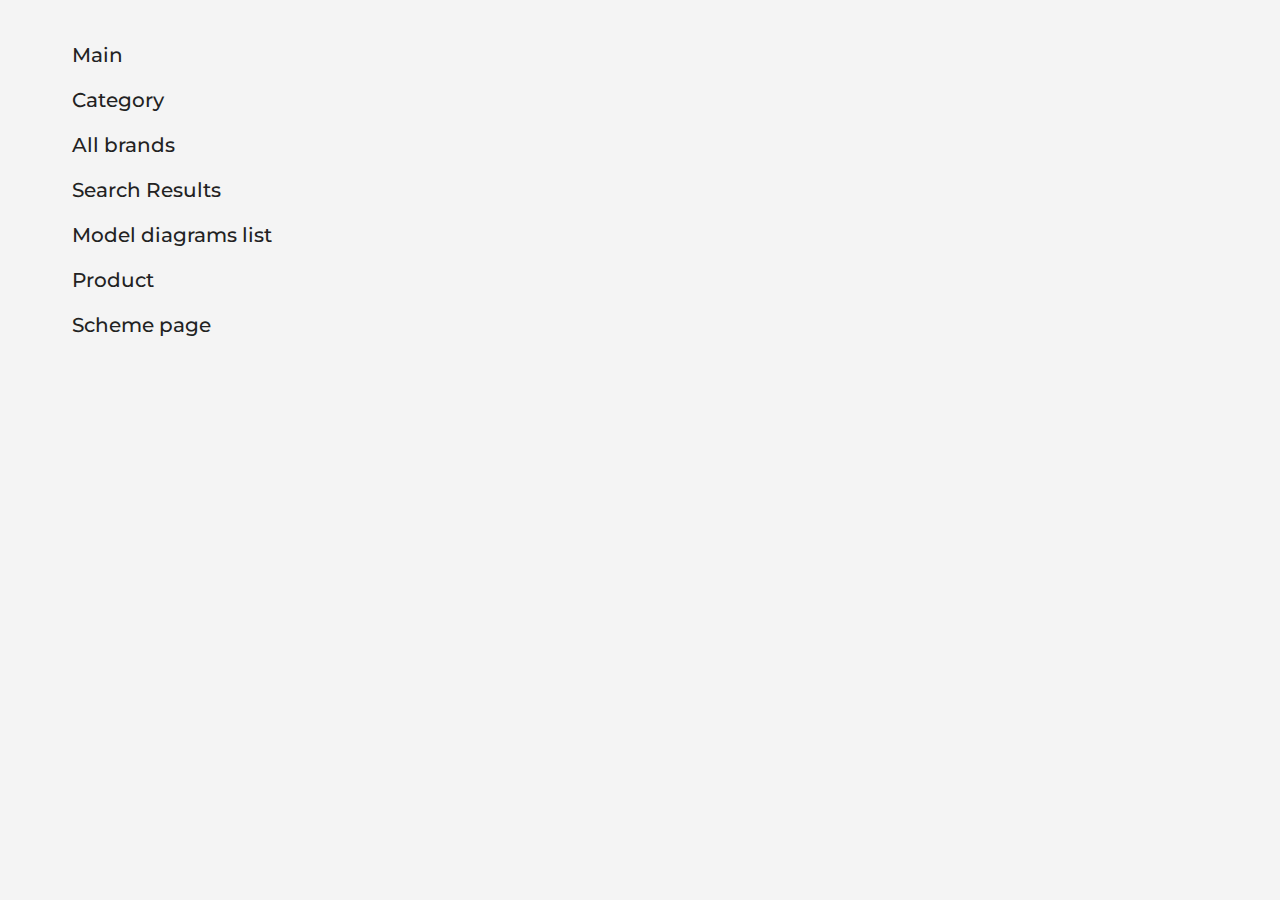
<file: sitemap.html>
<!DOCTYPE html>
<html lang="en">

<head>
    <meta charset="UTF-8">
    <meta http-equiv="X-UA-Compatible" content="IE=edge">
    <meta name="viewport" content="width=device-width, initial-scale=1.0">
    <title>pages</title>
    <!-- <link rel="icon" type="image/x-icon" href="img/favicon.png"> -->
    <link rel="stylesheet" href="css/lib/bootstrap.min.css">
    <link rel="stylesheet" href="css/lib/select2.css">
    <link rel="stylesheet" href="css/style.css">
</head>

<body>
    <div class="sitemap">
        <ul>
            <li><a href="index.html" target="_blank">Main</a></li>
            <li><a href="category.html" target="_blank">Category</a></li>
            <li><a href="all-brands.html" target="_blank">All brands</a></li>
            <li><a href="search-result.html" target="_blank">Search Results</a></li>
            <li><a href="model-list.html" target="_blank">Model diagrams list </a></li>
            <li><a href="product.html" target="_blank">Product</a></li>
            <li><a href="scheme-page.html" target="_blank">Scheme page</a></li>
        </ul>
    </div>


    <style>
        .sitemap {
            padding: 40px;
            background: rgb(244, 244, 244);
            min-height: 100vh;
        }

        ul{
            list-style-type: none;
        }

        li {
            margin-bottom: 15px;
        }

        a {
            font-weight: 500;
            font-size: 20px;
            text-decoration: none;
            color: #222 !important;
        }
        
    </style>

    <script src="js/lib/jquery.js"></script>
    <script src="js/lib/bootstrap.min.js"></script>
    <script src="js/lib/select2.js"></script>
    <script src="js/main.js"></script>

</body>


</html>
</file>
<file: css/lib/select2.css>
.select2-container{box-sizing:border-box;display:inline-block;margin:0;position:relative;vertical-align:middle}.select2-container .select2-selection--single{box-sizing:border-box;cursor:pointer;display:block;height:28px;user-select:none;-webkit-user-select:none}.select2-container .select2-selection--single .select2-selection__rendered{display:block;padding-left:8px;padding-right:20px;overflow:hidden;text-overflow:ellipsis;white-space:nowrap}.select2-container .select2-selection--single .select2-selection__clear{background-color:transparent;border:none;font-size:1em}.select2-container[dir="rtl"] .select2-selection--single .select2-selection__rendered{padding-right:8px;padding-left:20px}.select2-container .select2-selection--multiple{box-sizing:border-box;cursor:pointer;display:block;min-height:32px;user-select:none;-webkit-user-select:none}.select2-container .select2-selection--multiple .select2-selection__rendered{display:inline;list-style:none;padding:0}.select2-container .select2-selection--multiple .select2-selection__clear{background-color:transparent;border:none;font-size:1em}.select2-container .select2-search--inline .select2-search__field{box-sizing:border-box;border:none;font-size:100%;margin-top:5px;margin-left:5px;padding:0;max-width:100%;resize:none;height:18px;vertical-align:bottom;font-family:sans-serif;overflow:hidden;word-break:keep-all}.select2-container .select2-search--inline .select2-search__field::-webkit-search-cancel-button{-webkit-appearance:none}.select2-dropdown{background-color:white;border:1px solid #aaa;border-radius:4px;box-sizing:border-box;display:block;position:absolute;left:-100000px;width:100%;z-index:1051}.select2-results{display:block}.select2-results__options{list-style:none;margin:0;padding:0}.select2-results__option{padding:6px;user-select:none;-webkit-user-select:none}.select2-results__option--selectable{cursor:pointer}.select2-container--open .select2-dropdown{left:0}.select2-container--open .select2-dropdown--above{border-bottom:none;border-bottom-left-radius:0;border-bottom-right-radius:0}.select2-container--open .select2-dropdown--below{border-top:none;border-top-left-radius:0;border-top-right-radius:0}.select2-search--dropdown{display:block;padding:4px}.select2-search--dropdown .select2-search__field{padding:4px;width:100%;box-sizing:border-box}.select2-search--dropdown .select2-search__field::-webkit-search-cancel-button{-webkit-appearance:none}.select2-search--dropdown.select2-search--hide{display:none}.select2-close-mask{border:0;margin:0;padding:0;display:block;position:fixed;left:0;top:0;min-height:100%;min-width:100%;height:auto;width:auto;opacity:0;z-index:99;background-color:#fff;filter:alpha(opacity=0)}.select2-hidden-accessible{border:0 !important;clip:rect(0 0 0 0) !important;-webkit-clip-path:inset(50%) !important;clip-path:inset(50%) !important;height:1px !important;overflow:hidden !important;padding:0 !important;position:absolute !important;width:1px !important;white-space:nowrap !important}.select2-container--default .select2-selection--single{background-color:#fff;border:1px solid #aaa;border-radius:4px}.select2-container--default .select2-selection--single .select2-selection__rendered{color:#444;line-height:28px}.select2-container--default .select2-selection--single .select2-selection__clear{cursor:pointer;float:right;font-weight:bold;height:26px;margin-right:20px;padding-right:0px}.select2-container--default .select2-selection--single .select2-selection__placeholder{color:#999}.select2-container--default .select2-selection--single .select2-selection__arrow{height:26px;position:absolute;top:1px;right:1px;width:20px}.select2-container--default .select2-selection--single .select2-selection__arrow b{border-color:#888 transparent transparent transparent;border-style:solid;border-width:5px 4px 0 4px;height:0;left:50%;margin-left:-4px;margin-top:-2px;position:absolute;top:50%;width:0}.select2-container--default[dir="rtl"] .select2-selection--single .select2-selection__clear{float:left}.select2-container--default[dir="rtl"] .select2-selection--single .select2-selection__arrow{left:1px;right:auto}.select2-container--default.select2-container--disabled .select2-selection--single{background-color:#eee;cursor:default}.select2-container--default.select2-container--disabled .select2-selection--single .select2-selection__clear{display:none}.select2-container--default.select2-container--open .select2-selection--single .select2-selection__arrow b{border-color:transparent transparent #888 transparent;border-width:0 4px 5px 4px}.select2-container--default .select2-selection--multiple{background-color:white;border:1px solid #aaa;border-radius:4px;cursor:text;padding-bottom:5px;padding-right:5px;position:relative}.select2-container--default .select2-selection--multiple.select2-selection--clearable{padding-right:25px}.select2-container--default .select2-selection--multiple .select2-selection__clear{cursor:pointer;font-weight:bold;height:20px;margin-right:10px;margin-top:5px;position:absolute;right:0;padding:1px}.select2-container--default .select2-selection--multiple .select2-selection__choice{background-color:#e4e4e4;border:1px solid #aaa;border-radius:4px;box-sizing:border-box;display:inline-block;margin-left:5px;margin-top:5px;padding:0;padding-left:20px;position:relative;max-width:100%;overflow:hidden;text-overflow:ellipsis;vertical-align:bottom;white-space:nowrap}.select2-container--default .select2-selection--multiple .select2-selection__choice__display{cursor:default;padding-left:2px;padding-right:5px}.select2-container--default .select2-selection--multiple .select2-selection__choice__remove{background-color:transparent;border:none;border-right:1px solid #aaa;border-top-left-radius:4px;border-bottom-left-radius:4px;color:#999;cursor:pointer;font-size:1em;font-weight:bold;padding:0 4px;position:absolute;left:0;top:0}.select2-container--default .select2-selection--multiple .select2-selection__choice__remove:hover,.select2-container--default .select2-selection--multiple .select2-selection__choice__remove:focus{background-color:#f1f1f1;color:#333;outline:none}.select2-container--default[dir="rtl"] .select2-selection--multiple .select2-selection__choice{margin-left:5px;margin-right:auto}.select2-container--default[dir="rtl"] .select2-selection--multiple .select2-selection__choice__display{padding-left:5px;padding-right:2px}.select2-container--default[dir="rtl"] .select2-selection--multiple .select2-selection__choice__remove{border-left:1px solid #aaa;border-right:none;border-top-left-radius:0;border-bottom-left-radius:0;border-top-right-radius:4px;border-bottom-right-radius:4px}.select2-container--default[dir="rtl"] .select2-selection--multiple .select2-selection__clear{float:left;margin-left:10px;margin-right:auto}.select2-container--default.select2-container--focus .select2-selection--multiple{border:solid black 1px;outline:0}.select2-container--default.select2-container--disabled .select2-selection--multiple{background-color:#eee;cursor:default}.select2-container--default.select2-container--disabled .select2-selection__choice__remove{display:none}.select2-container--default.select2-container--open.select2-container--above .select2-selection--single,.select2-container--default.select2-container--open.select2-container--above .select2-selection--multiple{border-top-left-radius:0;border-top-right-radius:0}.select2-container--default.select2-container--open.select2-container--below .select2-selection--single,.select2-container--default.select2-container--open.select2-container--below .select2-selection--multiple{border-bottom-left-radius:0;border-bottom-right-radius:0}.select2-container--default .select2-search--dropdown .select2-search__field{border:1px solid #aaa}.select2-container--default .select2-search--inline .select2-search__field{background:transparent;border:none;outline:0;box-shadow:none;-webkit-appearance:textfield}.select2-container--default .select2-results>.select2-results__options{max-height:200px;overflow-y:auto}.select2-container--default .select2-results__option .select2-results__option{padding-left:1em}.select2-container--default .select2-results__option .select2-results__option .select2-results__group{padding-left:0}.select2-container--default .select2-results__option .select2-results__option .select2-results__option{margin-left:-1em;padding-left:2em}.select2-container--default .select2-results__option .select2-results__option .select2-results__option .select2-results__option{margin-left:-2em;padding-left:3em}.select2-container--default .select2-results__option .select2-results__option .select2-results__option .select2-results__option .select2-results__option{margin-left:-3em;padding-left:4em}.select2-container--default .select2-results__option .select2-results__option .select2-results__option .select2-results__option .select2-results__option .select2-results__option{margin-left:-4em;padding-left:5em}.select2-container--default .select2-results__option .select2-results__option .select2-results__option .select2-results__option .select2-results__option .select2-results__option .select2-results__option{margin-left:-5em;padding-left:6em}.select2-container--default .select2-results__option--group{padding:0}.select2-container--default .select2-results__option--disabled{color:#999}.select2-container--default .select2-results__option--selected{background-color:#ddd}.select2-container--default .select2-results__option--highlighted.select2-results__option--selectable{background-color:#5897fb;color:white}.select2-container--default .select2-results__group{cursor:default;display:block;padding:6px}.select2-container--classic .select2-selection--single{background-color:#f7f7f7;border:1px solid #aaa;border-radius:4px;outline:0;background-image:-webkit-linear-gradient(top, #fff 50%, #eee 100%);background-image:-o-linear-gradient(top, #fff 50%, #eee 100%);background-image:linear-gradient(to bottom, #fff 50%, #eee 100%);background-repeat:repeat-x;filter:progid:DXImageTransform.Microsoft.gradient(startColorstr='#FFFFFFFF', endColorstr='#FFEEEEEE', GradientType=0)}.select2-container--classic .select2-selection--single:focus{border:1px solid #5897fb}.select2-container--classic .select2-selection--single .select2-selection__rendered{color:#444;line-height:28px}.select2-container--classic .select2-selection--single .select2-selection__clear{cursor:pointer;float:right;font-weight:bold;height:26px;margin-right:20px}.select2-container--classic .select2-selection--single .select2-selection__placeholder{color:#999}.select2-container--classic .select2-selection--single .select2-selection__arrow{background-color:#ddd;border:none;border-left:1px solid #aaa;border-top-right-radius:4px;border-bottom-right-radius:4px;height:26px;position:absolute;top:1px;right:1px;width:20px;background-image:-webkit-linear-gradient(top, #eee 50%, #ccc 100%);background-image:-o-linear-gradient(top, #eee 50%, #ccc 100%);background-image:linear-gradient(to bottom, #eee 50%, #ccc 100%);background-repeat:repeat-x;filter:progid:DXImageTransform.Microsoft.gradient(startColorstr='#FFEEEEEE', endColorstr='#FFCCCCCC', GradientType=0)}.select2-container--classic .select2-selection--single .select2-selection__arrow b{border-color:#888 transparent transparent transparent;border-style:solid;border-width:5px 4px 0 4px;height:0;left:50%;margin-left:-4px;margin-top:-2px;position:absolute;top:50%;width:0}.select2-container--classic[dir="rtl"] .select2-selection--single .select2-selection__clear{float:left}.select2-container--classic[dir="rtl"] .select2-selection--single .select2-selection__arrow{border:none;border-right:1px solid #aaa;border-radius:0;border-top-left-radius:4px;border-bottom-left-radius:4px;left:1px;right:auto}.select2-container--classic.select2-container--open .select2-selection--single{border:1px solid #5897fb}.select2-container--classic.select2-container--open .select2-selection--single .select2-selection__arrow{background:transparent;border:none}.select2-container--classic.select2-container--open .select2-selection--single .select2-selection__arrow b{border-color:transparent transparent #888 transparent;border-width:0 4px 5px 4px}.select2-container--classic.select2-container--open.select2-container--above .select2-selection--single{border-top:none;border-top-left-radius:0;border-top-right-radius:0;background-image:-webkit-linear-gradient(top, #fff 0%, #eee 50%);background-image:-o-linear-gradient(top, #fff 0%, #eee 50%);background-image:linear-gradient(to bottom, #fff 0%, #eee 50%);background-repeat:repeat-x;filter:progid:DXImageTransform.Microsoft.gradient(startColorstr='#FFFFFFFF', endColorstr='#FFEEEEEE', GradientType=0)}.select2-container--classic.select2-container--open.select2-container--below .select2-selection--single{border-bottom:none;border-bottom-left-radius:0;border-bottom-right-radius:0;background-image:-webkit-linear-gradient(top, #eee 50%, #fff 100%);background-image:-o-linear-gradient(top, #eee 50%, #fff 100%);background-image:linear-gradient(to bottom, #eee 50%, #fff 100%);background-repeat:repeat-x;filter:progid:DXImageTransform.Microsoft.gradient(startColorstr='#FFEEEEEE', endColorstr='#FFFFFFFF', GradientType=0)}.select2-container--classic .select2-selection--multiple{background-color:white;border:1px solid #aaa;border-radius:4px;cursor:text;outline:0;padding-bottom:5px;padding-right:5px}.select2-container--classic .select2-selection--multiple:focus{border:1px solid #5897fb}.select2-container--classic .select2-selection--multiple .select2-selection__clear{display:none}.select2-container--classic .select2-selection--multiple .select2-selection__choice{background-color:#e4e4e4;border:1px solid #aaa;border-radius:4px;display:inline-block;margin-left:5px;margin-top:5px;padding:0}.select2-container--classic .select2-selection--multiple .select2-selection__choice__display{cursor:default;padding-left:2px;padding-right:5px}.select2-container--classic .select2-selection--multiple .select2-selection__choice__remove{background-color:transparent;border:none;border-top-left-radius:4px;border-bottom-left-radius:4px;color:#888;cursor:pointer;font-size:1em;font-weight:bold;padding:0 4px}.select2-container--classic .select2-selection--multiple .select2-selection__choice__remove:hover{color:#555;outline:none}.select2-container--classic[dir="rtl"] .select2-selection--multiple .select2-selection__choice{margin-left:5px;margin-right:auto}.select2-container--classic[dir="rtl"] .select2-selection--multiple .select2-selection__choice__display{padding-left:5px;padding-right:2px}.select2-container--classic[dir="rtl"] .select2-selection--multiple .select2-selection__choice__remove{border-top-left-radius:0;border-bottom-left-radius:0;border-top-right-radius:4px;border-bottom-right-radius:4px}.select2-container--classic.select2-container--open .select2-selection--multiple{border:1px solid #5897fb}.select2-container--classic.select2-container--open.select2-container--above .select2-selection--multiple{border-top:none;border-top-left-radius:0;border-top-right-radius:0}.select2-container--classic.select2-container--open.select2-container--below .select2-selection--multiple{border-bottom:none;border-bottom-left-radius:0;border-bottom-right-radius:0}.select2-container--classic .select2-search--dropdown .select2-search__field{border:1px solid #aaa;outline:0}.select2-container--classic .select2-search--inline .select2-search__field{outline:0;box-shadow:none}.select2-container--classic .select2-dropdown{background-color:#fff;border:1px solid transparent}.select2-container--classic .select2-dropdown--above{border-bottom:none}.select2-container--classic .select2-dropdown--below{border-top:none}.select2-container--classic .select2-results>.select2-results__options{max-height:200px;overflow-y:auto}.select2-container--classic .select2-results__option--group{padding:0}.select2-container--classic .select2-results__option--disabled{color:grey}.select2-container--classic .select2-results__option--highlighted.select2-results__option--selectable{background-color:#3875d7;color:#fff}.select2-container--classic .select2-results__group{cursor:default;display:block;padding:6px}.select2-container--classic.select2-container--open .select2-dropdown{border-color:#5897fb}
</file>
<file: css/style.css>
@import url("https://fonts.googleapis.com/css2?family=Inter+Tight:ital,wght@0,100..900;1,100..900&family=Montserrat:ital,wght@0,100..900;1,100..900&display=swap");body,html{height:100%}body{font-family:"Montserrat",sans-serif}body.hidden{overflow:hidden}@media (min-width:1500px){.container{max-width:1450px}}input{outline:none}.maindescription{padding:100px 0 125px}.maindescription h1{font-size:50px;margin-bottom:40px;font-weight:700;color:rgb(53,44,43);text-transform:uppercase}.maindescription p{margin-bottom:30px;color:#606060;font-size:17px;line-height:140%;font-weight:500}.maindescription .btnsgr{display:-webkit-box;display:-ms-flexbox;display:flex;-webkit-box-align:center;-ms-flex-align:center;align-items:center;-webkit-box-pack:justify;-ms-flex-pack:justify;justify-content:space-between}.maindescription .btnsgr a{display:-webkit-inline-box;display:-ms-inline-flexbox;display:inline-flex;-webkit-box-align:center;-ms-flex-align:center;align-items:center;-webkit-box-pack:center;-ms-flex-pack:center;justify-content:center;text-align:center;width:100%;max-width:calc(50% - 10px);-webkit-box-flex:0;-ms-flex:0 0 calc(50% - 10px);flex:0 0 calc(50% - 10px);background:rgb(81,128,26);border-radius:30px;color:#fff;font-weight:500;font-size:18px;text-decoration:none;height:60px}.maindescription .maindescription__info{max-width:448px}.brandssection{background:rgb(244,244,244);padding:95px 0 75px}.brandssection .row{margin-left:-8px;margin-right:-8px}.brandssection .row .col-xl-2{padding-left:8px;padding-right:8px;margin-bottom:20px}.brandbox{background:#fff;border:1px solid #C9C9C9;border-radius:18px;display:-webkit-inline-box;display:-ms-inline-flexbox;display:inline-flex;-webkit-box-align:center;-ms-flex-align:center;align-items:center;-webkit-box-pack:center;-ms-flex-pack:center;justify-content:center;height:118px;width:100%;-webkit-transition:0.3s;transition:0.3s}.brandbox img{max-width:calc(100% - 20px);max-height:calc(100% - 16px)}.maindescription .btnsgr a{-webkit-transition:0.3s;transition:0.3s}.maindescription .btnsgr a:hover{background:rgb(107,169,36)}.brandbox img{-webkit-transition:0.3s;transition:0.3s}.brandbox:hover{border:1px solid rgb(81,128,26);-webkit-box-shadow:0 4px 13px rgba(81,128,26,0.25);box-shadow:0 4px 13px rgba(81,128,26,0.25)}.collagewrap{display:-webkit-box;display:-ms-flexbox;display:flex;-ms-flex-wrap:wrap;flex-wrap:wrap;-webkit-box-pack:justify;-ms-flex-pack:justify;justify-content:space-between;position:relative}.collagewrap:after{content:"";display:inline-block;width:432px;height:265px;background:rgb(81,128,26);border-radius:10px;position:absolute;z-index:-1;left:50%;top:50%;-webkit-transform:translate(-50%,-50%);transform:translate(-50%,-50%)}.collagewrap .collage-item{margin-bottom:34px;border-radius:10px;-webkit-box-shadow:0 4px 20px rgba(0,0,0,0.13);box-shadow:0 4px 20px rgba(0,0,0,0.13);position:relative;overflow:hidden;width:100%}.collagewrap .collage-item img{width:100%;height:100%;-o-object-fit:cover;object-fit:cover;-o-object-position:50% 50%;object-position:50% 50%}.collagewrap .collage-item:last-of-type(2){margin-bottom:0}.collagewrap .collage-item:first-child{height:194px;max-width:59%;-webkit-box-flex:0;-ms-flex:0 0 59%;flex:0 0 59%}.collagewrap .collage-item:nth-child(2){height:194px;max-width:32%;-webkit-box-flex:0;-ms-flex:0 0 32%;flex:0 0 32%}.collagewrap .collage-item:nth-child(3){height:286px;max-width:32%;-webkit-box-flex:0;-ms-flex:0 0 32%;flex:0 0 32%}.collagewrap .collage-item:nth-child(4){height:286px;max-width:59%;-webkit-box-flex:0;-ms-flex:0 0 59%;flex:0 0 59%}.header__filter{padding:20px 0;border-bottom:1px solid #EAEAEA}.header__filter .header__filter-search{width:100%;border-radius:30px;background:#51801A;-webkit-transition:0.3s;transition:0.3s;border:none;outline:none;padding:0;height:41px;display:-webkit-box;display:-ms-flexbox;display:flex;-webkit-box-align:center;-ms-flex-align:center;align-items:center;-webkit-box-pack:center;-ms-flex-pack:center;justify-content:center;color:#fff;font-size:14px;font-weight:600}.header__filter .header__filter-search:hover{background:rgb(107,169,36)}.header__filter .select2{width:100%!important}.header__filter .select2-container--default .select2-selection--single{border:none;background:#F4F4F4;border-radius:10px;height:47px}.header__filter .select2-container .select2-selection--single .select2-selection__rendered{line-height:47px;color:#352C2B;font-weight:500;font-size:16px;padding-left:10px;padding-right:27px}.header__filter .select2-container--default .select2-selection--single .select2-selection__placeholder{color:#352C2B;font-weight:500;font-size:16px}.header__filter .select2-container--default .select2-selection--single .select2-selection__arrow{width:16px;height:16px;background:url("../img/home/select-arrow.svg") no-repeat center/100%;top:50%;-webkit-transform:translateY(-50%);transform:translateY(-50%);right:11px}.header__filter .select2-container--default .select2-selection--single .select2-selection__arrow b{display:none}@media (max-width:1599.8px){.maindescription h1{font-size:45px}.maindescription p{font-size:16px}.maindescription .btnsgr a{font-size:16px;height:54px}.maindescription{padding:70px 0 60px}.brandssection{padding:70px 0}.collagewrap .collage-item:nth-child(3),.collagewrap .collage-item:nth-child(4){height:250px}.collagewrap .collage-item{margin-bottom:20px}.collagewrap .collage-item:first-child,.collagewrap .collage-item:nth-child(4){max-width:calc(62% - 10px);-webkit-box-flex:0;-ms-flex:0 0 calc(62% - 10px);flex:0 0 calc(62% - 10px)}.collagewrap .collage-item:nth-child(2),.collagewrap .collage-item:nth-child(3){max-width:calc(38% - 10px);-webkit-box-flex:0;-ms-flex:0 0 calc(38% - 10px);flex:0 0 calc(38% - 10px)}}@media (max-width:1199.8px){.maindescription h1{font-size:36px}.maindescription p{margin-bottom:20px}.maindescription .btnsgr a{height:46px}.brandbox{height:100px}.collagewrap:after{width:300px;height:180px}.collagewrap .collage-item:first-child,.collagewrap .collage-item:nth-child(2){height:160px}.collagewrap .collage-item:nth-child(3),.collagewrap .collage-item:nth-child(4){height:220px}}@media (max-width:991.8px){.maindescription h1{margin-bottom:20px}.maindescription p{margin-bottom:30px}.maindescription .btnsgr{max-width:400px}.collagewrap{margin-top:40px}.header__filter .header__filter-search{margin-top:15px}}@media (max-width:575.8px){.maindescription h1{font-size:28px}.brandssection,.maindescription{padding:50px 0}.brandbox{height:80px}.brandbox img{max-width:calc(100% - 30px);max-height:calc(100% - 30px)}.collagewrap .collage-item:first-child,.collagewrap .collage-item:nth-child(2){height:120px}.collagewrap .collage-item:nth-child(3),.collagewrap .collage-item:nth-child(4){height:180px}.header__filter .header__select{margin-bottom:10px}.header__filter .header__filter-search{margin-top:5px}}.heroslider-wrapper{padding:0 24px;overflow:hidden;position:relative;z-index:1}.heroslider-wrapper .swiper-button-next,.heroslider-wrapper .swiper-button-prev{width:28px;height:28px;margin-top:-22px}.heroslider-wrapper .swiper-button-next:after,.heroslider-wrapper .swiper-button-prev:after{display:none}.heroslider-wrapper .swiper-pagination{bottom:0}.heroslider-wrapper .swiper-pagination .swiper-pagination-bullet{width:10px;height:10px;background:#343434;opacity:0.6;margin:0 7px}.heroslider-wrapper .swiper-pagination .swiper-pagination-bullet.swiper-pagination-bullet-active{background:rgb(81,128,26);opacity:1}.heroslider-wrapper .swiper-button-prev{background:url("../img/home/prev.svg") no-repeat center/100%;left:0}.heroslider-wrapper .swiper-button-next{background:url("../img/home/next.svg") no-repeat center/100%;right:0}.heroslider{padding:15px 10px 30px 10px}.heroslider .swiper-wrapper{overflow:visible}.heroslider__box{-webkit-filter:drop-shadow(3px 3px 4px rgba(50,50,0,0.2));filter:drop-shadow(3px 3px 4px rgba(50,50,0,0.2));-webkit-transition:all 0.5s ease;transition:all 0.5s ease;margin-bottom:11px}.heroslider__box:last-child{margin-bottom:0}.heroslider__box a{display:block;background:#fff;text-align:center;clip-path:polygon(20% 0,100% 0,100% 100%,0 100%,0 20%);-webkit-transition:all 0.5s ease;transition:all 0.5s ease;text-decoration:none}.heroslider__box a .imgwrap{height:138px;width:100%;position:relative;display:-webkit-inline-box;display:-ms-inline-flexbox;display:inline-flex;-webkit-box-align:center;-ms-flex-align:center;align-items:center;-webkit-box-pack:center;-ms-flex-pack:center;justify-content:center}.heroslider__box a .imgwrap img{max-width:100%;max-height:100%;position:absolute;-webkit-transition:0.7s;transition:0.7s}.heroslider__box a .imgwrap .default{opacity:1}.heroslider__box a .imgwrap .hover{opacity:0;max-width:calc(100% - 16px);max-height:calc(100% - 16px)}.heroslider__box a .descrwrap{height:88px;padding:25px 10px 10px 10px}.heroslider__box a .descrwrap p{margin:0;color:#535353;font-weight:500;line-height:130%;font-size:10px;-webkit-transition:0.5s;transition:0.5s}.heroslider__box a .descrwrap .title{margin-bottom:5px;color:rgb(53,44,43);font-weight:500;font-size:17px}.heroslider__box a:hover{clip-path:polygon(0 0,100% 0,100% 100%,0 100%,0 0)}.heroslider__box a:hover .imgwrap .default{opacity:0}.heroslider__box a:hover .imgwrap .hover{opacity:1}.heroslider__box a:hover .descrwrap .title{color:rgb(81,128,26)}.maindescription h1{font-size:48px}.maindescription h1 span{color:#51801A}.maindescription .maindescription__info{margin:0 auto;max-width:373px}.selectfld .select2{width:100%!important}.selectfld .select2-container--default .select2-selection--single{height:53px;border-radius:13px!important;border:none!important;background:#F4F4F4}.selectfld .select2-container--default .select2-selection--single .select2-selection__rendered{line-height:53px;color:#141414;padding-left:26px;font-size:15px;font-weight:500}.selectfld .select2-container--default .select2-selection--single .select2-selection__placeholder{color:#141414}.selectfld .select2-container--default .select2-selection--single .select2-selection__arrow{width:16px;height:16px;background:url(../img/home/select-arrow.svg) no-repeat center/100%;top:50%;-webkit-transform:translateY(-50%);transform:translateY(-50%);right:11px}.selectfld .select2-container--default .select2-selection--single .select2-selection__arrow b{display:none}.selectfld{margin-bottom:8px}.selectfld.hide{display:none}.maindescription__info .greenbtn{width:100%;border:none;outline:none;min-height:41px;border-radius:30px;background:#51801A;color:#fff;font-size:14px;font-weight:600;margin:12px 0 20px;display:block;padding:0;-webkit-transition:0.3s;transition:0.3s}.maindescription__info .greenbtn:hover{background:rgb(107,169,36)}.maindescription__info .greenbtn.disabled{cursor:no-drop}.maindescription__info .greenbtn.disabled:hover{background:#51801A}.maindescription p{font-size:14px}.maindescription p{margin:0}.selectfld{position:relative}.selectfld:after{display:none}.selectfld.arr:after{content:"";display:inline-block;width:32px;height:32px;background:url("../img/new/right-arrow.png") no-repeat center/100%;position:absolute;left:-45px;top:12px}.makemodel-modal .closemodal{position:absolute;right:15px;top:15px;background:transparent;border:none;padding:0;width:40px;height:40px}.makemodel-modal .closemodal img{width:100%}.makemodel-modal .modal-content{border:none}.makemodel-modal .makemodel-modal__wrapper{background:#fff;padding:70px 40px 40px 40px;border-radius:8px}.makemodel-modal .modal-dialog{max-width:700px}.makemodel-modal .maindescription__info{max-width:500px;margin:0 auto}.maindescription__info.allselected .selectfld.arr:after{display:none!important}.makemodel-modal__title{text-align:center;margin-bottom:30px;font-weight:700;color:rgb(53,44,43);text-transform:uppercase;font-size:24px}.makemodel-modal__subtitle{text-align:center;font-size:20px;font-weight:700;color:#51801A;margin-bottom:20px}@media (max-width:1599.8px){.heroslider__box a .imgwrap{height:120px}}@media (max-width:1399.8px){.maindescription h1{font-size:38px}}@media (max-width:1199.8px){.maindescription h1{font-size:32px;margin-bottom:20px}}@media (max-width:991.8px){.heroslider-wrapper{padding:0}.heroslider-wrapper .swiper-button-next,.heroslider-wrapper .swiper-button-prev{width:32px;height:32px;margin-top:-22px}.heroslider{margin-top:30px}.maindescription h1{font-size:42px;margin-bottom:20px}.maindescription .maindescription__info{max-width:510px}}@media (max-width:767.8px){.maindescription h1{font-size:36px}.maindescription__info{width:calc(100% - 50px)}.makemodel-modal .modal-dialog{max-width:500px}}@media (max-width:575.8px){.maindescription h1{font-size:28px}.maindescription__info{width:calc(100% - 70px)}.makemodel-modal .modal-dialog{max-width:calc(100% - 30px)}.makemodel-modal .makemodel-modal__wrapper{background:#fff;padding:60px 20px 20px 20px;border-radius:8px}.makemodel-modal__title{font-size:20px}.makemodel-modal__subtitle{font-size:18px}.makemodel-modal .closemodal{width:32px;height:32px}.makemodel-modal .maindescription__info{width:100%;max-width:calc(100% - 40px)}.makemodel-modal .selectfld.arr:after{width:22px;height:22px;left:-30px}}.pagehero{height:306px;position:relative;display:-webkit-box;display:-ms-flexbox;display:flex;-webkit-box-align:center;-ms-flex-align:center;align-items:center}.pagehero:after{content:"";position:absolute;left:0;top:0;width:100%;height:100%;background:rgba(0,0,0,0.5)}.pagehero h1{color:#fff;font-size:45px;font-weight:700;color:#fff;text-transform:uppercase}.pagehero .container{position:relative;z-index:2}.pagehero .pagehero__cont{padding-top:40px}.breadcrumbwrapper{position:absolute!important;z-index:2;width:100%;left:0;top:50px;margin:0 auto;left:0;right:0}.breadcrumbwrapper ul{list-style-type:none;margin:0;padding:0}.breadcrumbwrapper ul li{display:inline-block;vertical-align:middle;position:relative;margin-right:31px;color:rgb(81,128,26)}.breadcrumbwrapper ul li:after{content:"";display:inline-block;width:11px;height:15px;background:url("../img/category/breadcrumb-arrow.svg") no-repeat center/100%;position:absolute;top:4px;right:-22px}.breadcrumbwrapper ul li:last-child{margin-right:0}.breadcrumbwrapper ul li:last-child:after{display:none}.breadcrumbwrapper ul li a{font-weight:500;font-size:15px;line-height:120%;color:#fff;text-decoration:none;-webkit-transition:0.3s;transition:0.3s}.breadcrumbwrapper ul li a:hover{color:rgb(81,128,26)}.herobg{position:absolute;left:0;top:0;width:100%;height:100%;-o-object-fit:cover;object-fit:cover;-o-object-position:50% 50%;object-position:50% 50%}.sortsection{padding:35px 0 30px;border-bottom:1px solid #EAEAEA}.sortby{max-width:281px;display:inline-block;width:100%;text-align:left}.sortby .select2{width:100%!important}.sortby .select2-container--default .select2-selection--single{border:none;background:#EEEEEE;border-radius:13px;height:53px}.sortby .select2-container .select2-selection--single .select2-selection__rendered{line-height:53px;color:#352C2B;font-weight:500;font-size:16px;padding-left:26px;padding-right:27px}.sortby .select2-container--default .select2-selection--single .select2-selection__placeholder{color:#352C2B;font-weight:500;font-size:16px}.sortby .select2-container--default .select2-selection--single .select2-selection__arrow{width:16px;height:16px;background:url("../img/home/select-arrow.svg") no-repeat center/100%;top:50%;-webkit-transform:translateY(-50%);transform:translateY(-50%);right:11px}.sortby .select2-container--default .select2-selection--single .select2-selection__arrow b{display:none}.selecteditems{display:-webkit-box;display:-ms-flexbox;display:flex;-ms-flex-wrap:wrap;flex-wrap:wrap}.selecteditems .title{width:100%;max-width:155px;-webkit-box-flex:0;-ms-flex:0 0 155px;flex:0 0 155px;margin:0;font-size:17px;font-weight:500;line-height:140%;color:#352C2B;padding-right:20px}.selecteditems .items{width:100%;max-width:calc(100% - 155px);-webkit-box-flex:0;-ms-flex:0 0 calc(100% - 155px);flex:0 0 calc(100% - 155px)}.selecteditems .items .itembtn{border:1px solid #D4D4D4;background:#fff;padding:11px 54px 11px 24px;position:relative;font-size:16px;font-weight:500;border-radius:30px;margin-right:6px;color:#352C2B;margin-bottom:10px}.selecteditems .items .itembtn .close{position:absolute;right:18px;cursor:pointer;-webkit-transition:0.3s;transition:0.3s}.selecteditems .items .itembtn .close:hover{-webkit-filter:brightness(0);filter:brightness(0)}.selecteditems .items .reset{border:1px solid #e5d3d4;background:#e5d3d4;padding:11px 24px;font-size:16px;font-weight:500;border-radius:30px;margin-right:6px;color:#812A2C;margin-bottom:10px}.filtersection{padding:47px 0 130px}.filtersedebar{width:100%;border-radius:21px;border:1px solid rgb(212,212,212);padding:35px}.filtersedebar__title{margin-bottom:23px;color:rgb(20,20,20);font-size:21px;font-weight:600;line-height:130%}.filtersearch{position:relative}.filtersearch input{width:100%;height:41px;background:#F6F6F6;border:1px solid #F6F6F6;padding-left:20px;padding-right:42px;border-radius:38px;font-size:15px;font-weight:500;-webkit-transition:0.3s;transition:0.3s}.filtersearch input:focus{border:1px solid #51801A}.filtersearch input::-webkit-input-placeholder{color:#ABABAB}.filtersearch input::-moz-placeholder{color:#ABABAB}.filtersearch input:-ms-input-placeholder{color:#ABABAB}.filtersearch input::-ms-input-placeholder{color:#ABABAB}.filtersearch input::placeholder{color:#ABABAB}.filtersearch button{border:none;padding:0;outline:none;background:transparent;position:absolute;top:50%;-webkit-transform:translateY(-50%);transform:translateY(-50%);right:20px;width:21px;height:21px}.filtersearch button img{width:100%;vertical-align:top}.filtersedebar__top{padding-bottom:23px;border-bottom:1px solid #EAEAEA}.filterbox{padding:23px 0;border-bottom:1px solid #EAEAEA}.filterbox .title{font-weight:500;font-size:15px;color:rgb(20,20,20);line-height:140%;position:relative;cursor:pointer}.filterbox .title:after{content:"";display:inline-block;position:absolute;width:19px;height:19px;right:0;top:0;background:url("../img/category/filter-arr.svg") no-repeat center/100%}.filterbox ul{list-style-type:none;margin:0;padding:0}.filterbox ul li{display:none}.filterbox ul li input{display:none}.filterbox ul li input:checked+label:before{background-color:rgb(81,128,26);background-image:url("../img/category/filter-check.svg");background-repeat:no-repeat;background-position:center;background-size:15px}.filterbox ul li label{cursor:pointer;padding:9px 9px 9px 53px;font-weight:500;font-size:15px;line-height:130%;color:rgb(20,20,20);display:-webkit-box;display:-ms-flexbox;display:flex;-webkit-box-align:center;-ms-flex-align:center;align-items:center;position:relative;min-height:47px}.filterbox ul li label span:first-child{width:100%;max-width:calc(100% - 45px);-webkit-box-flex:0;-ms-flex:0 0 calc(100% - 45px);flex:0 0 calc(100% - 45px)}.filterbox ul li label span:nth-child(2){width:100%;max-width:45px;-webkit-box-flex:0;-ms-flex:0 0 45px;flex:0 0 45px;font-size:13px;color:#9AA0A4;line-height:110%;text-align:right}.filterbox ul li label:before{content:"";display:inline-block;position:absolute;left:9px;top:50%;-webkit-transform:translateY(-50%);transform:translateY(-50%);width:28px;height:28px;border-radius:7px;border:1px solid #D4D4D4;background:#fff}.filterbox ul li:nth-child(odd) label{background:rgb(244,244,244);border-radius:10px}.filterbox ul li:nth-child(-n+4){display:block}.filterbox .showall{display:inline-block;font-size:12px;font-weight:500;line-height:110%;color:rgb(53,44,43);background:#fff;outline:none;padding:10px;border:1px solid rgb(81,128,26);border-radius:30px;margin-top:15px}.filterbox .showall span:nth-child(2){display:none}.filterbox.active ul li{display:block}.filterbox .title{margin-bottom:0}.filterwrapbox{padding-top:23px}.filterwrapbox{display:none}.catproducts{padding-left:40px}.catproducts .row{margin-left:-17px;margin-right:-17px}.catproducts .row .col-xl-4{padding-left:17px;padding-right:17px;margin-bottom:35px}.productbox{-webkit-box-shadow:0 4px 20px rgba(0,0,0,0.06);box-shadow:0 4px 20px rgba(0,0,0,0.06);border-radius:15px;background:#fff}.productbox .imgwrap{height:236px;display:-webkit-box;display:-ms-flexbox;display:flex;-webkit-box-align:center;-ms-flex-align:center;align-items:center;-webkit-box-pack:center;-ms-flex-pack:center;justify-content:center}.productbox .imgwrap img{max-width:100%;max-height:100%}.productbox .descrwrap{padding:6px 30px 20px 30px}.productbox .descrwrap .article{margin-bottom:13px;font-size:16px;font-weight:600;color:rgb(53,44,43);text-overflow:ellipsis;overflow:hidden;white-space:nowrap}.productbox .descrwrap .title{font-size:16px;line-height:130%;color:#3B454D;margin-bottom:10px;display:-webkit-box;-webkit-line-clamp:2;-webkit-box-orient:vertical;overflow:hidden;min-height:42px}.productbox .descrwrap .instock{font-size:15px;color:rgb(81,128,26);line-height:130%;line-height:130%;margin-bottom:7px}.productbox .descrwrap .instock span{font-weight:500}.productbox .descrwrap .price{display:-webkit-box;display:-ms-flexbox;display:flex;-webkit-box-align:end;-ms-flex-align:end;align-items:flex-end;-ms-flex-wrap:wrap;flex-wrap:wrap;min-height:44px}.productbox .descrwrap .price p{width:100%;max-width:calc(100% - 55px);-webkit-box-flex:0;-ms-flex:0 0 calc(100% - 55px);flex:0 0 calc(100% - 55px);margin:0;font-size:13px;color:#353535}.productbox .descrwrap .price p span{font-size:20px;font-weight:600}.productbox .descrwrap .price a,.productbox .descrwrap .price button{display:-webkit-inline-box;display:-ms-inline-flexbox;display:inline-flex;-webkit-box-align:center;-ms-flex-align:center;align-items:center;-webkit-box-pack:center;-ms-flex-pack:center;justify-content:center;width:100%;max-width:55px;-webkit-box-flex:0;-ms-flex:0 0 55px;flex:0 0 55px;height:55px;background:rgb(81,128,26);border-radius:8px;border:none}.productbox .descrwrap .price a img,.productbox .descrwrap .price button img{max-width:35px;width:100%}.productbox .descrwrap .price.oldprice p{color:rgb(126,37,39)}.productbox .descrwrap .price.oldprice p s{display:block;width:100%;max-width:100%;-webkit-box-flex:0;-ms-flex:0 0 100%;flex:0 0 100%;color:rgb(53,44,43);line-height:70%}.pagination{-webkit-box-pack:center;-ms-flex-pack:center;justify-content:center;margin-top:70px}.pagination ul{list-style-type:none;margin:0;padding:0;display:-webkit-box;display:-ms-flexbox;display:flex;-webkit-box-align:center;-ms-flex-align:center;align-items:center;text-align:center}.pagination ul li{margin-right:13px}.pagination ul li:last-child{margin-right:0}.pagination ul li a,.pagination ul li span{display:-webkit-inline-box;display:-ms-inline-flexbox;display:inline-flex;-webkit-box-align:center;-ms-flex-align:center;align-items:center;-webkit-box-pack:center;-ms-flex-pack:center;justify-content:center;width:54px;height:54px;border-radius:50%;background:rgb(244,244,244);text-decoration:none;font-size:18px;font-weight:500;color:rgb(53,44,43);-webkit-transition:0.3s;transition:0.3s}.pagination ul li a:hover{background:rgb(213,213,213)}.pagination ul li:first-child{margin-right:100px}.pagination ul li:last-child{margin-left:100px}.filterbox:last-child{border-bottom:none}.productbox .descrwrap .price a,.productbox .descrwrap .price button{-webkit-transition:0.3s;transition:0.3s}.productbox .descrwrap .price a:hover,.productbox .descrwrap .price button:hover{background:rgb(107,169,36)}.productbox .imgwrap{position:relative}.prodstatus{position:absolute;right:30px;top:0;padding:5px;min-width:42px;min-height:30px;border-radius:0 0 10px 10px;color:#fff;font-weight:600;font-size:11px;display:-webkit-inline-box;display:-ms-inline-flexbox;display:inline-flex;-webkit-box-align:center;-ms-flex-align:center;align-items:center;-webkit-box-pack:center;-ms-flex-pack:center;justify-content:center}@media (max-width:1440.8px){.filtersedebar{padding:20px}}@media (max-width:1399.8px){.selecteditems .items .itembtn{padding:9px 45px 9px 20px}.selecteditems .items .reset{padding:9px 20px}.catproducts{padding-left:0}.productbox .descrwrap{padding:6px 15px 15px 15px}.productbox .imgwrap{height:180px}.catproducts .row{margin-left:-12px;margin-right:-12px}.catproducts .row .col-xl-4{padding-left:12px;padding-right:12px}.filtersedebar{border-radius:15px}}@media (max-width:1199.8px){.selecteditems .title{max-width:100%;-webkit-box-flex:0;-ms-flex:0 0 100%;flex:0 0 100%;margin-bottom:10px}.selecteditems .title br{display:none}.selecteditems .items{max-width:100%;-webkit-box-flex:0;-ms-flex:0 0 100%;flex:0 0 100%}.sortby{padding-top:28px}.pagination ul li:first-child{margin-right:40px}.pagination ul li:last-child{margin-left:40px}}@media (max-width:991.8px){.pagehero h1{font-size:36px}.pagehero .breadcrumbwrapper{top:30px}.pagehero{height:260px}.sortsection .text-end{text-align:left!important}.sortby{padding-top:15px}.filtersedebar{margin-bottom:40px}}@media (max-width:575.8px){.pagehero h1{font-size:28px}.pagehero .breadcrumbwrapper ul li,.pagehero .breadcrumbwrapper ul li a{font-size:14px}.pagehero{height:auto;min-height:190px}.selecteditems .items .itembtn{font-size:14px;padding:7px 35px 7px 15px}.selecteditems .items .itembtn .close{right:12px}.sortby{max-width:100%}.productbox .imgwrap{height:200px}.pagination ul li a,.pagination ul li span{width:40px;height:40px;font-size:16px}.pagination ul li{margin-right:8px}.pagination ul li:last-child{margin-left:10px}.pagination ul li:first-child{margin-right:10px}.pagination{margin-top:30px}.selecteditems .title{font-size:16px}.filtersection{padding-bottom:60px}}@media (max-width:360.8px){.pagination ul li a,.pagination ul li span{width:36px;height:36px}.pagination ul li{margin-right:5px}}.brandsection{padding:100px 0 130px}.brandfield{margin-bottom:150px}.brandfield:last-child{margin-bottom:0}.brandfield .leftblock .title{margin-bottom:40px;color:rgb(20,20,20);font-weight:600;font-size:40px;line-height:130%}.brandfield .leftblock .filtersearch{max-width:266px}.brandfield .brandslist{display:-webkit-box;-webkit-line-clamp:6;-webkit-box-orient:vertical;overflow:hidden;color:#fff}.brandfield .brandslist a{display:-webkit-inline-box;display:-ms-inline-flexbox;display:inline-flex;-webkit-box-align:center;-ms-flex-align:center;align-items:center;-webkit-box-pack:center;-ms-flex-pack:center;justify-content:center;background:#EDEDED;margin-right:11px;margin-bottom:15px;border-radius:21px;text-decoration:none;min-height:67px;padding:5px 32px;font-size:17px;color:rgb(53,44,43);font-weight:600;-webkit-transition:0.3s;transition:0.3s}.brandfield .brandslist a:hover{background:rgb(81,128,26);color:#fff}.brandfield .brandslist.open{display:-webkit-box;-webkit-line-clamp:20;-webkit-box-orient:vertical;overflow:hidden}.brandfield .brandslist_more{margin-top:35px;display:-webkit-inline-box;display:-ms-inline-flexbox;display:inline-flex;-webkit-box-align:center;-ms-flex-align:center;align-items:center;-webkit-box-pack:center;-ms-flex-pack:center;justify-content:center;min-height:61px;border:1px solid rgb(81,128,26);border-radius:40px;min-width:231px;background:#fff;padding:5px;color:rgb(81,128,26);font-size:18px;font-weight:600;line-height:100%}.brandfield .brandslist_more span:nth-child(2){display:none}.brandfield .brandslist_more img{margin-left:20px;-webkit-transition:0.3s;transition:0.3s}.brandfield .brandslist_more.active img{-webkit-transform:rotate(-180deg);transform:rotate(-180deg)}@media (max-width:1599.8px){.brandfield .brandslist a{min-height:60px}.brandfield{margin-bottom:100px}.brandfield .leftblock .title{font-size:36px}}@media (max-width:1199.8px){.brandfield .leftblock .title br{display:none}.brandfield .brandslist a{font-size:16px;margin-right:7px;margin-bottom:10px}}@media (max-width:991.8px){.brandfield .leftblock{margin-bottom:20px}.brandfield .leftblock .title{margin-bottom:20px}.brandfield .leftblock .filtersearch input{min-height:50px}.brandfield .leftblock .filtersearch{max-width:300px}}@media (max-width:575.8px){.pagehero .breadcrumbwrapper{top:15px}.brandsection{padding:60px 0}.brandfield .leftblock .title{font-size:24px;margin-bottom:10px}.brandfield .leftblock .filtersearch input{min-height:46px}.brandfield .leftblock{margin-bottom:30px}.brandfield .brandslist a{font-size:15px;min-height:48px;border-radius:10px;padding:5px 18px}.brandfield .leftblock .filtersearch{max-width:100%}.brandfield .brandslist_more{font-size:16px;min-height:50px;min-width:initial;max-width:210px;width:100%}.brandfield .brandslist_more img{width:25px}}.searchresults .filtersearch{max-width:440px;width:100%;margin:40px auto 0}.searchresults .filtersearch input{height:47px}.searchressect{padding:100px 0 130px}.searchressect__leftinfo{border-radius:21px;border:1px solid rgb(212,212,212);padding:35px;min-height:100%}.searchressect__leftinfo h3{padding-bottom:25px;margin-bottom:23px;font-size:40px;font-weight:600;line-height:130%;color:rgb(20,20,20);border-bottom:1px solid rgb(212,212,212)}.searchressect__leftinfo ul{list-style-type:none;margin:0;padding:0}.searchressect__leftinfo ul li{margin-bottom:5px;position:relative}.searchressect__leftinfo ul li a{font-weight:500;font-size:17px;line-height:130%;color:rgb(20,20,20);min-height:52px;display:-webkit-box;display:-ms-flexbox;display:flex;-webkit-box-align:center;-ms-flex-align:center;align-items:center;text-decoration:none;-webkit-transition:0.3s;transition:0.3s;border-radius:10px;padding-left:15px}.searchressect__leftinfo ul li a:hover{background:rgba(81,128,26,0.1)!important}.searchressect__leftinfo ul li:last-child{margin-bottom:0}.searchressect__leftinfo ul li:nth-child(odd) a{background:#F4F4F4}.searchressect__leftinfo ul li span{position:absolute;right:15px;color:#9AA0A4;font-size:13px}.searchressect__rightinfo{padding-left:40px}.searchressect__rightinfo h1{margin-bottom:25px;font-weight:500;font-size:28px;line-height:130%;color:rgb(20,20,20)}.searchressect__rightinfo h2{margin-bottom:25px;font-weight:500;font-size:26px;line-height:130%;color:rgb(20,20,20)}.searchressect__rightinfo h3{margin-bottom:25px;font-weight:500;font-size:24px;line-height:130%;color:rgb(20,20,20)}.searchressect__rightinfo h4{margin-bottom:25px;font-weight:500;font-size:21px;line-height:130%;color:rgb(20,20,20)}.searchressect__rightinfo h5{margin-bottom:25px;font-weight:500;font-size:18px;line-height:130%;color:rgb(20,20,20)}.searchressect__rightinfo h6{margin-bottom:25px;font-weight:500;font-size:16px;line-height:130%;color:rgb(20,20,20)}.searchressect__rightinfo p{font-size:16px;line-height:170%;color:#3B454D;margin-bottom:20px}.searchressect__rightinfo ul{font-size:16px;line-height:170%;color:#3B454D;list-style-type:none;margin-bottom:30px;padding-left:15px}.searchressect__rightinfo ul li{position:relative;margin-bottom:15px;padding-left:20px}.searchressect__rightinfo ul li:after{content:"";display:inline-block;border-radius:50%;background:rgb(81,128,26);width:8px;height:8px;position:absolute;left:0;top:9px}.searchressect__rightinfo ul li:last-child{margin-bottom:0}.searchressect__rightinfo ol{font-size:16px;line-height:170%;color:#3B454D;margin-bottom:30px}.searchressect__rightinfo ol li{position:relative;margin-bottom:15px;padding-left:5px}.searchressect__rightinfo ol li:last-child{margin-bottom:0}.searchressect__rightinfo blockquote{background:#EDEDED;padding:25px 25px 25px 35px;border-left:3px solid rgb(81,128,26)}.searchressect__rightinfo blockquote p:last-child{margin-bottom:0}.searchressect__rightinfo blockquote h3{margin-bottom:20px}.searchressect__rightinfo img{max-width:100%}.searchressect__rightinfo>:last-child{margin-bottom:0}@media (max-width:1599.8px){.searchressect__leftinfo h3{font-size:36px}.searchresults .filtersearch{margin-top:15px}}@media (max-width:1199.8px){.searchressect__leftinfo h3{font-size:28px}.searchressect__leftinfo{padding:20px}.searchressect__leftinfo ul li a{font-size:16px}}@media (max-width:991.8px){.searchressect__leftinfo{margin-bottom:30px;min-height:initial}.searchressect__rightinfo{padding-left:0}}@media (max-width:575.8px){.searchressect{padding:60px 0}.searchressect__leftinfo{border-radius:10px}.searchressect__leftinfo h3{font-size:22px;padding-bottom:15px}.searchressect__leftinfo ul li a{min-height:44px}.searchressect__rightinfo blockquote{padding:15px}.searchressect__rightinfo p{font-size:15px}}.diaglisttop{position:relative;padding:105px 0 20px}.diaglisttop h1{font-size:45px;line-height:130%;color:rgb(53,44,43);margin-bottom:42px;font-weight:700}.diaglisttop p{margin:0;font-size:16px;line-height:170%;color:#3B454D;max-width:810px}.diaglisttop .modelbrand{height:118px;max-width:221px;display:-webkit-inline-box;display:-ms-inline-flexbox;display:inline-flex;-webkit-box-align:center;-ms-flex-align:center;align-items:center;-webkit-box-pack:center;-ms-flex-pack:center;justify-content:center;border-radius:18px;background:#fff;border:1px solid #C9C9C9;width:100%}.diaglisttop .modelbrand img{max-width:calc(100% - 10px);max-height:calc(100% - 10px)}.breadcrumbwrapper .breadcrumbs.whitepage ul li{-webkit-filter:brightness(1);filter:brightness(1)}.breadcrumbwrapper .breadcrumbs.whitepage ul li a{color:rgb(147,147,147)}.breadcrumbwrapper .breadcrumbs.whitepage ul li a:hover{color:#51801A}.breadcrumbwrapper .breadcrumbs.whitepage ul li:after{-webkit-filter:brightness(0.5);filter:brightness(0.5)}.diaglistmain{background:rgb(244,244,244);padding:40px 0 120px}.diaglistmain .row{margin-left:-35px;margin-right:-35px}.diaglistmain .rowsch{margin-left:-18px;margin-right:-18px}.diaglistmain .rowsch .col-lg-6{padding-left:18px;padding-right:18px;margin-bottom:36px}.diaglistmain .modelbox{display:block;background:#fff;border-radius:15px;-webkit-box-shadow:0 4px 20px rgba(0,0,0,0.06);box-shadow:0 4px 20px rgba(0,0,0,0.06);text-decoration:none;-webkit-transition:0.3s;transition:0.3s;border:1px solid #fff}.diaglistmain .modelbox .descrwrap img{-webkit-transition:0.3s;transition:0.3s}.diaglistmain .modelbox:hover{border:1px solid #51801A}.diaglistmain .modelbox:hover .descrwrap img{-webkit-transform:translateX(5px) translateY(-50%);transform:translateX(5px) translateY(-50%)}.diaglistmain .modelbox .imgwrap{height:314px;display:-webkit-box;display:-ms-flexbox;display:flex;-webkit-box-align:center;-ms-flex-align:center;align-items:center;-webkit-box-pack:center;-ms-flex-pack:center;justify-content:center}.diaglistmain .modelbox .imgwrap img{max-width:100%;max-height:100%}.diaglistmain .modelbox .descrwrap{padding:30px 130px 35px 35px;position:relative}.diaglistmain .modelbox .descrwrap .title{margin-bottom:15px;font-size:21px;font-weight:600;color:rgb(20,20,20)}.diaglistmain .modelbox .descrwrap p{font-size:16px;color:#3B454D;margin:0}.diaglistmain .modelbox .descrwrap img{position:absolute;right:35px;top:50%;-webkit-transform:translateY(-50%);transform:translateY(-50%);margin-top:20px}.pagination ul li.active a{background:rgb(81,128,26);color:#fff}.diaglistmain .modelbox{height:100%}.diaglistmain .modelbox .descrwrap p{display:-webkit-box;-webkit-line-clamp:3;-webkit-box-orient:vertical;overflow:hidden}.modlistsidebar{background:#fff;padding:40px 35px 35px 35px;-webkit-box-shadow:0 4px 24px rgba(0,0,0,0.06);box-shadow:0 4px 24px rgba(0,0,0,0.06);border:1px solid #D4D4D4;border-radius:21px}.modlistsidebar>ul{list-style-type:none;margin:0;padding:0}.modlistsidebar>ul>li p{display:-webkit-box;display:-ms-flexbox;display:flex;height:60px;-webkit-box-align:center;-ms-flex-align:center;align-items:center;margin:0;text-transform:uppercase;color:rgba(23,23,23,0.4);font-weight:600;line-height:140%;position:relative;cursor:pointer;-webkit-transition:0.3s;transition:0.3s;padding-right:30px}.modlistsidebar>ul>li p:hover{color:rgba(23,23,23,0.7)}.modlistsidebar>ul>li p:after{content:"";display:inline-block;width:24px;height:24px;background:url("../img/sdbarr.svg") no-repeat center/100%;position:absolute;right:0;top:19px;-webkit-transition:0.5s;transition:0.5s}.modlistsidebar>ul>li p.rotate:after{-webkit-transform:rotate(-180deg);transform:rotate(-180deg)}.modlistsidebar>ul>li>ul{list-style-type:none;padding:0;margin:0;display:none}.modlistsidebar>ul>li>ul>li{margin-bottom:5px}.modlistsidebar>ul>li>ul>li>a{padding:14px 6px 14px 9px;color:#141414;border-radius:10px;background:transparent;font-size:15px;font-weight:500;line-height:130%;display:block;text-decoration:none;-webkit-transition:0.3s;transition:0.3s}.modlistsidebar>ul>li>ul>li>a:hover{background:#F4F4F4}.model-gallery{max-width:468px;display:-webkit-box;display:-ms-flexbox;display:flex;-ms-flex-wrap:wrap;flex-wrap:wrap;-webkit-box-pack:justify;-ms-flex-pack:justify;justify-content:space-between;margin-top:-85px}.model-gallery .modgall-mainimg{width:100%;max-width:calc(100% - 85px);-webkit-box-flex:0;-ms-flex:0 0 calc(100% - 85px);flex:0 0 calc(100% - 85px);height:255px;position:relative;display:-webkit-box;display:-ms-flexbox;display:flex;-webkit-box-align:center;-ms-flex-align:center;align-items:center;-webkit-box-pack:center;-ms-flex-pack:center;justify-content:center;cursor:pointer}.model-gallery .modgall-mainimg img{max-width:100%;max-height:100%}.model-gallery .modgall-sideimgs{width:100%;max-width:58px;-webkit-box-flex:0;-ms-flex:0 0 58px;flex:0 0 58px;display:-webkit-box;display:-ms-flexbox;display:flex;-webkit-box-orient:vertical;-webkit-box-direction:normal;-ms-flex-direction:column;flex-direction:column;-webkit-box-pack:justify;-ms-flex-pack:justify;justify-content:space-between}.model-gallery .modgall-sideimgs .imgwrap{border-radius:6px;border:1px solid #D4D4D4;height:58px;position:relative;overflow:hidden;cursor:pointer}.model-gallery .modgall-sideimgs .imgwrap img{width:100%;height:100%;-o-object-fit:cover;object-fit:cover;-o-object-position:50% 50%;object-position:50% 50%}.model-gallery .modgall-sideimgs .imgwrap img{width:100%}.model-gallery .plusicon{width:24px;position:absolute;right:20px;bottom:20px}.largemodal .modal-dialog{max-width:1420px}.largemodal .modal-content{border:none;border-radius:0}.largemodal .catlistpopup-wrapper{padding:82px 119px 60px 119px}.largemodal .closemodal{background:transparent;display:inline-block;border:none;padding:0;position:absolute;right:32px;top:27px;width:50px;-webkit-transition:0.3s;transition:0.3s}.largemodal .closemodal:hover{opacity:0.6}.catlistpopup-wrapper{display:-webkit-box;display:-ms-flexbox;display:flex;-ms-flex-wrap:wrap;flex-wrap:wrap}.catlistpopup-wrapper img{max-width:100%}.catlistpopup__leftblock{width:100%;max-width:61%;-webkit-box-flex:0;-ms-flex:0 0 61%;flex:0 0 61%}.catlistpopup__leftblock .imgwrap{text-align:center;height:500px;display:-webkit-box;display:-ms-flexbox;display:flex;-webkit-box-align:center;-ms-flex-align:center;align-items:center;-webkit-box-pack:center;-ms-flex-pack:center;justify-content:center}.catlistpopup__leftblock .imgwrap img{max-width:100%;max-height:100%;display:inline-block}.catlistpopup__rightblock{width:100%;max-width:39%;-webkit-box-flex:0;-ms-flex:0 0 39%;flex:0 0 39%;padding-left:100px}.catlistpopup__rightblock .title{color:#352C2B;font-size:24px;font-weight:700}.catlistpopup__rightblock ul{margin:0;padding:0;list-style-type:none}.catlistpopup__rightblock p,.catlistpopup__rightblock ul{color:#141414;font-size:13px}.catlistpopup__rightblock li{margin-bottom:15px;position:relative;padding-left:20px}.catlistpopup__rightblock li:after{content:"";display:inline-block;border-radius:50%;width:4px;height:4px;background:#141414;position:absolute;left:4px;top:9px}.catlistpopup__rightblock li:last-child{margin-bottom:0}.prodpicgroup{display:-webkit-box;display:-ms-flexbox;display:flex;-webkit-box-align:center;-ms-flex-align:center;align-items:center;-ms-flex-wrap:wrap;flex-wrap:wrap;margin-top:32px}.prodpicgroup .prodpicgroup__img{width:65px;height:65px;border-radius:6px;border:1px solid #D4D4D4;position:relative;overflow:hidden;margin-bottom:20px;margin-right:20px;cursor:pointer;-webkit-transition:0.3s;transition:0.3s}.prodpicgroup .prodpicgroup__img:hover{border-color:#51801A}.prodpicgroup .prodpicgroup__img.active{border-color:rgb(107,169,36)}.prodpicgroup .prodpicgroup__img img{width:100%;height:100%;-o-object-fit:cover;object-fit:cover;-o-object-position:50% 50%;object-position:50% 50%}.model-gallery{position:relative;z-index:2}.modgall-mainimg{height:255px}.modgall-mainimg img{max-width:100%;max-height:100%}.fancybox__container{z-index:1060}@media (max-width:1599.8px){.diaglisttop h1{font-size:41px;margin-bottom:25px}}@media (max-width:1530.8px){.largemodal .modal-dialog{max-width:1120px}.largemodal .catlistpopup-wrapper{padding:80px 80px 50px 80px}.catlistpopup__rightblock{padding-left:30px}}@media (max-width:1399.8px){.diaglistmain .row{margin-left:-15px;margin-right:-15px}.diaglistmain .col-lg-6{padding-left:15px;padding-right:15px}.diaglistmain .modelbox .imgwrap{height:260px}.diaglistmain .modelbox .descrwrap .title{margin-bottom:10px}.diaglistmain .modelbox .descrwrap img{width:40px}.diaglistmain .modelbox .descrwrap{padding-right:100px}.diaglistmain .col-lg-6{margin-bottom:30px}}@media (max-width:1199.8px){.diaglisttop .col-xl-3.text-end{text-align:left!important}.diaglisttop .modelbrand{margin-top:30px}.diaglisttop{padding-bottom:60px}.diaglistmain .modelbox .imgwrap{height:230px}.modlistsidebar{padding:20px}.modlistsidebar>ul>li p{height:auto;min-height:50px}.modlistsidebar>ul>li p:after{top:14px}.modlistsidebar>ul>li>ul>li>a{padding:10px 8px}.model-gallery{margin-top:0}.largemodal .modal-dialog{max-width:900px}.largemodal .catlistpopup-wrapper{padding:60px 50px 30px 50px}.catlistpopup__rightblock{padding-left:30px}.largemodal .closemodal{width:35px;height:35px;right:20px;top:20px}.largemodal .closemodal img{width:100%}.catlistpopup__leftblock,.catlistpopup__rightblock{max-width:50%;-webkit-box-flex:0;-ms-flex:0 0 50%;flex:0 0 50%}}@media (max-width:991.8px){.diaglisttop h1{font-size:36px}.diaglistmain>.container>.row>.col-lg-8{-webkit-box-ordinal-group:3;-ms-flex-order:2;order:2}.diaglistmain>.container>.row>.col-lg-4{-webkit-box-ordinal-group:2;-ms-flex-order:1;order:1}.modlistsidebar{margin-bottom:30px}.largemodal .modal-dialog{max-width:700px}.largemodal .catlistpopup-wrapper{padding:60px 50px 30px 50px}.catlistpopup__rightblock{padding-left:30px}.largemodal .closemodal{width:35px;height:35px;right:20px;top:20px}.largemodal .closemodal img{width:100%}.catlistpopup__leftblock,.catlistpopup__rightblock{max-width:50%;-webkit-box-flex:0;-ms-flex:0 0 50%;flex:0 0 50%}.prodpicgroup .prodpicgroup__img{margin-right:10px;width:55px;height:55px}}@media (max-width:767.8px){.catlistpopup__leftblock,.catlistpopup__rightblock{max-width:100%;-webkit-box-flex:0;-ms-flex:0 0 100%;flex:0 0 100%}.catlistpopup__leftblock .imgwrap{height:250px}.prodpicgroup .prodpicgroup__img{width:70px;height:70px}.catlistpopup__rightblock{padding-left:0}.largemodal .modal-dialog{max-width:500px}.catlistpopup__leftblock{margin-bottom:20px}}@media (max-width:575.8px){.diaglisttop h1{font-size:28px;margin-bottom:15px}.diaglisttop h1 br{display:none}.diaglisttop .modelbrand{height:80px;border-radius:10px;max-width:200px;margin-top:15px}.diaglisttop{padding-bottom:40px}.diaglistmain .modelbox .imgwrap{height:170px}.diaglistmain .modelbox .descrwrap{padding:15px 60px 15px 15px;position:relative}.diaglistmain .modelbox .descrwrap .title{font-size:18px;margin-bottom:5px}.diaglistmain .modelbox .descrwrap p{font-size:15px}.diaglistmain .modelbox .descrwrap img{width:30px;right:20px;top:initial;bottom:20px;-webkit-transform:none;transform:none}.diaglistmain .col-lg-6{margin-bottom:15px}.diaglistmain{padding-bottom:60px}.modlistsidebar{border-radius:15px}.model-gallery .modgall-mainimg{max-width:calc(100% - 60px);-webkit-box-flex:0;-ms-flex:0 0 calc(100% - 60px);flex:0 0 calc(100% - 60px)}.largemodal .modal-dialog{max-width:calc(100% - 20px);width:100%;margin:20px auto}.largemodal .catlistpopup-wrapper{padding:40px 20px 20px 20px}.catlistpopup__rightblock .title{font-size:21px;margin-bottom:10px}.catlistpopup__rightblock li{margin-bottom:10px}.prodpicgroup{margin-top:20px}.prodpicgroup .prodpicgroup__img{margin:0 5px 10px 5px;width:65px;height:65px}.catlistpopup__leftblock .imgwrap{height:200px}}.productwrapper{position:relative;padding:105px 0 130px;background:#F4F4F4}.product__topsect{background:#fff;margin-bottom:100px;padding:70px 0}.mySwiper2{margin-bottom:24px}.bigslide{border-radius:11px;height:550px;display:-webkit-box;display:-ms-flexbox;display:flex;-webkit-box-align:center;-ms-flex-align:center;align-items:center;-webkit-box-pack:center;-ms-flex-pack:center;justify-content:center;border:1px solid #B2B2B2;width:calc(100% - 1px)}.bigslide img{max-width:calc(100% - 6px);max-height:calc(100% - 6px)}.littslwrap{height:128px;display:-webkit-inline-box;display:-ms-inline-flexbox;display:inline-flex;-webkit-box-align:center;-ms-flex-align:center;align-items:center;-webkit-box-pack:center;-ms-flex-pack:center;justify-content:center;border:1px solid #B2B2B2;border-radius:11px}.littslwrap img{max-width:100%;max-height:100%}.mySwiper .swiper-slide{width:25%;height:100%;opacity:0.5}.mySwiper .swiper-slide-thumb-active{opacity:1}.mySwiper .swiper-slide-thumb-active .littslwrap{border:1px solid rgb(81,128,26)}.product__info{padding-left:10px}.prinftop{padding-bottom:25px;border-bottom:1px solid #D5D6D7}.prinftop .code{margin-bottom:25px;color:#B1B1B1;font-size:17px;font-weight:500;line-height:129%}.prinftop .title{margin-bottom:25px;font-size:35px;font-weight:700;line-height:120%;color:rgb(53,44,43)}.prinftop .title span{font-weight:400;display:block}.prinftop .stock{display:inline-block;padding:4px 16px;background:rgba(53,164,14,0.1);border-radius:118px;font-size:16px;line-height:129%;font-weight:500;font-size:16px;color:rgb(81,128,26);min-width:120px;text-align:center;margin:0}.prinfmiddle{padding:25px 0;border-bottom:1px solid #D5D6D7}.prinfmiddle p{font-size:15px;margin-bottom:10px}.prinfmiddle p:last-child{margin-bottom:0}.prinfbott{display:block;-webkit-box-align:center;-ms-flex-align:center;align-items:center;-ms-flex-wrap:wrap;flex-wrap:wrap;padding-top:0;border:1px solid #B2B2B2;border-radius:11px;padding:30px 25px;position:sticky;top:10px}.prinfbott .oldprice{text-decoration:line-through;font-size:15px;margin:0}.prinfbott .price{width:100%;font-size:34px;line-height:129%;font-weight:700;font-family:"Inter Tight",sans-serif;text-overflow:ellipsis;overflow:hidden;white-space:nowrap;margin-bottom:30px}.prinfbott .price.price__red{color:rgb(126,37,39)}.prinfbott .numcoutn{margin-bottom:30px}.prinfbott .numcoutn p{font-weight:600;font-size:18px;color:rgb(53,44,43);margin-bottom:15px}.prinfbott .numcoutn .number{display:-webkit-box;display:-ms-flexbox;display:flex;max-width:100%;margin:0 auto}.prinfbott .numcoutn .number .minus,.prinfbott .numcoutn .number .plus{width:100%;max-width:52px;-webkit-box-flex:0;-ms-flex:0 0 52px;flex:0 0 52px;height:60px;background:#F4F4F4;display:-webkit-inline-box;display:-ms-inline-flexbox;display:inline-flex;-webkit-box-align:center;-ms-flex-align:center;align-items:center;-webkit-box-pack:center;-ms-flex-pack:center;justify-content:center;cursor:pointer;-webkit-transition:0.3s;transition:0.3s}.prinfbott .numcoutn .number .minus:hover,.prinfbott .numcoutn .number .plus:hover{-webkit-filter:brightness(0.9);filter:brightness(0.9)}.prinfbott .numcoutn .number .plus{border-radius:0 14px 14px 0}.prinfbott .numcoutn .number .minus{border-radius:14px 0 0 14px}.prinfbott .numcoutn .number input{width:100%;max-width:calc(100% - 104px);-webkit-box-flex:0;-ms-flex:0 0 calc(100% - 104px);flex:0 0 calc(100% - 104px);border:none;background:#F4F4F4;text-align:center;font-size:21px;color:rgb(53,44,43);font-weight:500;pointer-events:none}.prinfbott .addtocard{width:100%;max-width:100%;border-radius:118px;background:rgb(81,128,26);display:-webkit-box;display:-ms-flexbox;display:flex;-webkit-box-align:center;-ms-flex-align:center;align-items:center;height:59px;color:#fff;font-size:18px;font-weight:600;padding:5px 56px 5px 36px;border:none;-webkit-transition:0.3s;transition:0.3s;position:relative}.prinfbott .addtocard:hover{background:rgb(107,169,36)}.prinfbott .addtocard img{position:absolute;right:28px}.prinfbott .deliverytext{width:100%;max-width:100%;-webkit-box-flex:0;-ms-flex:0 0 100%;flex:0 0 100%;margin-top:36px;margin-bottom:0;font-size:15px;font-weight:500;color:rgb(53,44,43);position:relative;padding-left:50px}.prinfbott .deliverytext img{position:absolute;left:0;top:-8px}.prodmodels{padding:0 100px}.prodmodels__top{margin-bottom:60px}.prodmodels__top p{font-size:35px;font-weight:700;color:rgb(53,44,43);line-height:130%}.prodmodels__top .filtersearch input{background:#fff;border:1px solid #D9DBDF;height:55px}.prodmodels__top .filtersearch input:focus{border:1px solid #51801A}.prodmodels__content .diaglistmain .modelbox .imgwrap{height:251px}.prodmodels__content .diaglistmain .modelbox .descrwrap{padding:20px 20px 35px 20px}.prodmodels__content .diaglistmain .modelbox .descrwrap img{width:46px;height:46px}.prodmodels__content .col-xl-4{margin-bottom:27px}.prodmodels__content .diaglistmain{padding-bottom:0}.prodmodels__top p{margin:0}.prodmodels__content .diaglistmain .modelbox .descrwrap{padding-right:70px}.prodmodels__content .diaglistmain .modelbox .descrwrap img{right:25px}.prodmodels__content .diaglistmain .row{margin-left:-12px;margin-right:-12px}.prodmodels__content .diaglistmain .row .col-lg-6{padding-left:12px;padding-right:12px}.prinftop.mob{display:none}.bigslide img{border-radius:10px}.swiper.mySwiper2{overflow:visible}.mooZoom-big-detail{background:#fff}.slthwrapper{position:relative}.product__slider{position:sticky;top:10px}.product__slider .swiper-button-next,.product__slider .swiper-button-prev{width:30px;height:30px;top:50%;-webkit-transform:translateY(-50%);transform:translateY(-50%);margin:0}.product__slider .swiper-button-next:after,.product__slider .swiper-button-prev:after{display:none}.product__slider .swiper-button-next{background:url("../img/slr.svg") no-repeat center/100%;right:-15px}.product__slider .swiper-button-prev{background:url("../img/sll.svg") no-repeat center/100%;left:-15px}.productradio{padding:20px 0}.productradio .title{font-weight:700;font-size:16px;margin-bottom:10px}.productradio .title span{color:#e4434b}.productradio ul{list-style-type:none;padding:0;margin:0}.productradio ul label{cursor:pointer}.productradio ul li{margin-bottom:5px}.productradio ul li:last-child{margin-bottom:0}.productradio ul li input{accent-color:#51801a}.littslwrap{width:100%}.bigslide{background:#fff}@media (max-width:1599.8px){.prodmodels__top{margin-bottom:20px}.prinfbott .price{font-size:31px}.prodmodels{padding:0 60px}}@media (max-width:1440.8px){.prodmodels__content .diaglistmain{padding-top:0}.prodmodels__top{margin-bottom:30px}.prodmodels__top p{font-size:32px}.bigslide{height:500px}}@media (max-width:1399.8px){.product__topsect .product__info{padding-left:0}.prinftop .code{font-size:15px;margin-bottom:15px}.prinftop .title{font-size:30px;margin-bottom:15px}.prinftop .stock{font-size:15px}.prinfbott .price{font-size:28px;margin-bottom:20px}.prinfbott .numcoutn p{margin-bottom:10px}.prinfbott .deliverytext{margin-top:25px}.prinfbott{padding:20px 15px}.bigslide{height:440px}.littslwrap{height:100px}.prodmodels__content .diaglistmain .modelbox .imgwrap{height:200px}.prodmodels__content .diaglistmain .modelbox .descrwrap{padding-right:60px}.prodmodels__content .diaglistmain .modelbox .descrwrap img{right:15px}}@media (max-width:1199.8px){.prodmodels__top p{margin-bottom:10px}.prinfbott .addtocard{padding-left:15px;padding-right:45px}.prinfbott .addtocard img{right:20px}}@media (max-width:991.8px){.product__topsect .product__info,.product__topsect .product__slider{max-width:100%;-webkit-box-flex:0;-ms-flex:0 0 100%;flex:0 0 100%}.product__topsect .product__info{padding-left:0;padding-top:30px}.prinftop{display:none;border-bottom:none}.prinftop.mob{display:block}.product__topsect{padding:30px 40px}.prinfmiddle{padding-top:0}.prodmodels{padding:0 40px}.product__topsect{margin-bottom:50px}.productwrapper{padding-bottom:80px}.prinfbott{max-width:500px}}@media (max-width:575.8px){.product__topsect{padding:20px;border-radius:10px}.prinftop .title{font-size:24px;margin-bottom:10px}.prinftop .code{font-size:14px;margin-bottom:10px}.prinftop .stock{font-size:14px}.prinftop{padding-bottom:15px}.bigslide{height:300px}.prodmodels{padding:0}.prodmodels__top p{font-size:24px}.prodmodels__top .filtersearch input{height:42px}.product__topsect{padding:20px 0}.product__slider .swiper-button-next{right:-10px}.product__slider .swiper-button-prev{left:-10px}}.schemetopsect{background:#fff;padding:50px 0 70px}.schemetopsect .breadcrumbwrapper{position:relative!important;top:0;margin-bottom:54px}.modeldiagrams.schemepage h1{margin-bottom:0}.modeldiagrams.schemepage .diaglisttop{padding-bottom:85px}.schemesection{padding:25px 0 139px;background:rgb(244,244,244)}.schemesection .container-fluid{max-width:1600px;margin:0 auto}#zoom{width:100%;-webkit-transform-origin:0px 0px;transform-origin:0px 0px;-webkit-transform:scale(1) translate(0px,0px);transform:scale(1) translate(0px,0px);cursor:-webkit-grab;cursor:grab;width:100%;position:relative}div#zoom>img{width:100%;height:auto}.zoom_outer{background:#fff;overflow:hidden;border-radius:20px;-webkit-box-shadow:0 4px 20px rgba(0,0,0,0.06);box-shadow:0 4px 20px rgba(0,0,0,0.06)}#fullscreen{position:absolute;right:45px;top:45px;border:none;z-index:2;background:transparent;padding:0}.lbwrap{position:relative}#zoom-in,#zoom-out{border:none;padding:0;outline:none;background:transparent;position:absolute;left:45px}#zoom-in{top:45px}#zoom-out{top:95px}.rbwrap{height:724px;overflow:auto;padding-right:10px}.rbwrap::-webkit-scrollbar{width:6px}.rbwrap::-webkit-scrollbar-track{-webkit-box-shadow:inset 0 0 6px rgba(122,169,135,0.1);box-shadow:inset 0 0 6px rgba(122,169,135,0.1);border:1px solid #B8C6A9;background:rgba(122,169,135,0.1)}.rbwrap::-webkit-scrollbar-thumb{background:rgb(81,128,26);border-radius:10px}.schemebox{display:-webkit-box;display:-ms-flexbox;display:flex;-ms-flex-wrap:wrap;flex-wrap:wrap;position:relative;overflow:hidden;border-radius:20px;background:#fff;-webkit-box-shadow:0 4px 20px rgba(0,0,0,0.06);box-shadow:0 4px 20px rgba(0,0,0,0.06);margin-bottom:18px;border:1px solid #fff;-webkit-transition:0.3s;transition:0.3s}.schemebox:hover{border-color:#51801A}.schemebox__left{width:100%;max-width:215px;-webkit-box-flex:0;-ms-flex:0 0 215px;flex:0 0 215px;position:relative}.schemebox__left .imgwrap{height:100%}.schemebox__left .imgwrap img{width:100%;height:100%;-o-object-fit:cover;object-fit:cover;-o-object-position:50% 50%;object-position:50% 50%}.schemebox__left .textlabel{position:absolute;left:25px;top:0;background:rgb(126,37,39);display:-webkit-inline-box;display:-ms-inline-flexbox;display:inline-flex;-webkit-box-align:center;-ms-flex-align:center;align-items:center;-webkit-box-pack:center;-ms-flex-pack:center;justify-content:center;padding:4px;min-width:42px;min-height:30px;border-radius:0 0 10px 10px;color:#fff;font-size:11px}.schemebox__left .countlabel{position:absolute;left:10px;top:10px;background:#4F4F4F;border-radius:7px;width:25px;height:28px;display:-webkit-inline-box;display:-ms-inline-flexbox;display:inline-flex;-webkit-box-align:center;-ms-flex-align:center;align-items:center;-webkit-box-pack:center;-ms-flex-pack:center;justify-content:center;color:#fff;font-size:13px}.schemebox__right{width:100%;max-width:calc(100% - 215px);-webkit-box-flex:0;-ms-flex:0 0 calc(100% - 215px);flex:0 0 calc(100% - 215px);padding:15px}.schemebox__right .title{text-decoration:none;display:inline-block;color:rgb(20,20,20);font-size:18px;line-height:170%;font-weight:600}.schemebox__right .descr{text-transform:uppercase;margin-bottom:3px;font-size:15px;line-height:170%;color:#3B454D}.schemebox__right .stocktext{margin-bottom:6px;font-size:15px;line-height:130%;color:#3B454D}.schemebox__right .stocktext span{font-weight:500}.schemebox__right .stocktext i{font-style:normal;font-size:11px}.schemebox__right .botinf{display:-webkit-box;display:-ms-flexbox;display:flex;-ms-flex-wrap:wrap;flex-wrap:wrap;-webkit-box-align:center;-ms-flex-align:center;align-items:center}.schemebox__right .botinf .addtocard{width:100%;max-width:138px;-webkit-box-flex:0;-ms-flex:0 0 138px;flex:0 0 138px;border-radius:30px;background:rgb(81,128,26);display:-webkit-box;display:-ms-flexbox;display:flex;-webkit-box-align:center;-ms-flex-align:center;align-items:center;height:41px;color:#fff;font-size:14px;font-weight:600;padding:5px 40px 5px 15px;border:none;-webkit-transition:0.3s;transition:0.3s;position:relative}.schemebox__right .botinf .addtocard:hover{background:rgb(107,169,36)}.schemebox__right .botinf .addtocard img{position:absolute;right:15px;width:20px}.schemebox__right .botinf .numcoutn{width:100%;max-width:96px;-webkit-box-flex:0;-ms-flex:0 0 96px;flex:0 0 96px;padding-right:10px}.schemebox__right .botinf .numcoutn .number{display:-webkit-box;display:-ms-flexbox;display:flex}.schemebox__right .botinf .numcoutn .number .minus{border-radius:7px 0 0 7px}.schemebox__right .botinf .numcoutn .number .plus{border-radius:0 7px 7px 0}.schemebox__right .botinf .numcoutn .number .minus,.schemebox__right .botinf .numcoutn .number .plus{width:100%;max-width:29px;-webkit-box-flex:0;-ms-flex:0 0 29px;flex:0 0 29px;height:33px;background:#F4F4F4;display:-webkit-inline-box;display:-ms-inline-flexbox;display:inline-flex;-webkit-box-align:center;-ms-flex-align:center;align-items:center;-webkit-box-pack:center;-ms-flex-pack:center;justify-content:center;cursor:pointer;-webkit-transition:0.3s;transition:0.3s}.schemebox__right .botinf .numcoutn .number .minus:hover,.schemebox__right .botinf .numcoutn .number .plus:hover{-webkit-filter:brightness(0.9);filter:brightness(0.9)}.schemebox__right .botinf .numcoutn .number .minus img,.schemebox__right .botinf .numcoutn .number .plus img{width:11px}.schemebox__right .botinf .numcoutn input{width:100%;max-width:calc(100% - 58px);-webkit-box-flex:0;-ms-flex:0 0 calc(100% - 58px);flex:0 0 calc(100% - 58px);border:none;background:#F4F4F4;text-align:center;font-size:14px;color:rgb(53,44,43);font-weight:500;pointer-events:none}.schemebox__right .botinf .schemebox__price{width:100%;max-width:calc(100% - 234px);-webkit-box-flex:0;-ms-flex:0 0 calc(100% - 234px);flex:0 0 calc(100% - 234px)}.schemebox__right .botinf .schemebox__price s{font-size:13px;color:rgb(53,44,43);text-overflow:ellipsis;overflow:hidden;white-space:nowrap}.schemebox__right .botinf .schemebox__price p{font-size:20px;font-family:"Inter Tight",sans-serif;color:rgb(53,44,43);font-weight:700;line-height:130%;margin:0;text-overflow:ellipsis;overflow:hidden;white-space:nowrap}.schemebox__right .botinf .schemebox__price .newpr{color:rgb(126,37,39)}.schemebox__right .botinf.notavaible{padding-top:20px}.schemebox__right .botinf.notavaible .notavaibletext{margin:0;font-size:14px;font-weight:600;color:#51801A;text-align:right;max-width:234px;-webkit-box-flex:0;-ms-flex:0 0 234px;flex:0 0 234px}.circlesch{display:inline-block;width:23px;height:23px;border-radius:50%;position:absolute;border:2px solid rgb(81,128,26)}.circlesch:hover{background:rgba(81,128,26,0.2)}.schmodal-wrapper{width:100%;border:1px solid #51801A;border-radius:10px;margin-bottom:10px;background:#fff;overflow:hidden;position:relative}.schmodal-wrapper:last-child{margin-bottom:0}.schmodal-wrapper.closest .schemebox__right{padding-bottom:10px;padding-right:50px}.schmodal-wrapper .schemebox__right{padding-top:10px;padding-bottom:50px}.schmodal{display:none;position:absolute;left:0;top:0;width:367px;-webkit-transform:translateX(-50%);transform:translateX(-50%);overflow:hidden}.schmodal .title{margin:0;font-weight:600;font-size:18px;color:rgb(20,20,20)}.schmodal p{margin:0;font-size:15px;color:#3B454D;line-height:170%}.schmodal .close{border:none;padding:0;outline:none;background:transparent;position:absolute;right:13px;top:13px}.schmodal.simple .schmodal-wrapper{padding:15px 15px 15px 55px}.schmodal.simple .num{width:25px;height:28px;display:-webkit-inline-box;display:-ms-inline-flexbox;display:inline-flex;-webkit-box-align:center;-ms-flex-align:center;align-items:center;-webkit-box-pack:center;-ms-flex-pack:center;justify-content:center;background:#4F4F4F;border-radius:7px;color:#fff;font-size:13px;line-height:110%;position:absolute;left:15px;top:15px}.schmodal.big{width:530px}.schmodal.big .schemebox__left{max-width:150px;-webkit-box-flex:0;-ms-flex:0 0 150px;flex:0 0 150px}.schmodal.big .schemebox__right{max-width:calc(100% - 150px);-webkit-box-flex:0;-ms-flex:0 0 calc(100% - 150px);flex:0 0 calc(100% - 150px)}.schmodal .shoallinfo{position:absolute;right:20px;bottom:10px;border:none;padding:0;background:transparent;width:32px;height:32px;-webkit-transform:rotate(-180deg);transform:rotate(-180deg)}.schmodal .closest .shoallinfo{-webkit-transform:rotate(0);transform:rotate(0)}.schmodal .closest .botinf,.schmodal .closest .schemebox__right .descr,.schmodal .closest .stocktext{display:none}.schmodal .closest .schemebox__left .imgwrap{height:100%}.wrapmdl{display:-webkit-box;display:-ms-flexbox;display:flex;-ms-flex-wrap:wrap;flex-wrap:wrap}.zoom_outer{height:724px}.schmodal{z-index:1}.schemebox__left .imgwrap img{position:absolute;z-index:1}.schemebox__left .countlabel{z-index:2}.lbwrap .zoom_outer{position:relative}.schmodal,.schmodal.big{left:0;right:0;margin:0 auto;top:40px;-webkit-transform:none;transform:none;width:calc(100% - 200px)}@media (max-width:1499.8px){.zoom_outer{display:-webkit-box;display:-ms-flexbox;display:flex;-webkit-box-align:center;-ms-flex-align:center;align-items:center}.schemebox__right .botinf .schemebox__price{max-width:100%;-webkit-box-flex:0;-ms-flex:0 0 100%;flex:0 0 100%}.schmodal.big .schemebox__right{padding-bottom:10px}.schmodal.big .schemebox__right .botinf{padding-right:40px}.schmodal .shoallinfo{bottom:10px}}@media (max-width:1440.8px){.zoom_outer{height:600px}.rbwrap{height:600px}}@media (max-width:1399.8px){.circlesch{margin-left:-2px;margin-top:-2px}.zoom_outer{height:auto}div#zoom{max-width:800px}.zoom_outer{-webkit-box-pack:center;-ms-flex-pack:center;justify-content:center}.lbwrap{margin-bottom:40px}.schemebox__right .botinf .schemebox__price{max-width:calc(100% - 234px);-webkit-box-flex:0;-ms-flex:0 0 calc(100% - 234px);flex:0 0 calc(100% - 234px)}.schemebox__right .botinf.notavaible .notavaibletext{max-width:234px;-webkit-box-flex:0;-ms-flex:0 0 234px;flex:0 0 234px}.rbwrap{height:auto;padding-right:0}}@media (max-width:991.8px){.modeldiagrams.schemepage .diaglisttop{padding-bottom:50px}.schemesection{padding-bottom:80px}.schmodal .schmodal-wrapper.closest .shoallinfo{bottom:10px;right:10px}.schmodal .schmodal-wrapper .shoallinfo{bottom:15px;right:10px}}@media (max-width:767.8px){.schemebox__right .botinf .schemebox__price{max-width:100%;-webkit-box-flex:0;-ms-flex:0 0 100%;flex:0 0 100%}.zoom_outer{position:relative}.schmodal{top:10px!important;width:calc(100% - 20px)!important;left:10px!important;-webkit-transform:none;transform:none}#zoom-out{top:initial;bottom:20px;left:20px}#zoom-in{top:initial;left:20px;bottom:60px}#fullscreen{top:initial;bottom:20px;right:20px}.schmodal{z-index:11}}@media (max-width:575.8px){div#zoom{width:600px}div#zoom img{width:600px}.schemebox__left{max-width:80px;-webkit-box-flex:0;-ms-flex:0 0 80px;flex:0 0 80px;height:120px}.schemebox__right{max-width:calc(100% - 80px);-webkit-box-flex:0;-ms-flex:0 0 calc(100% - 80px);flex:0 0 calc(100% - 80px);padding:15px}.rbwrap{height:auto}.schemebox__right .descr{font-size:13px}.schemebox__right .botinf .addtocard img{display:none}.schemebox__right .botinf .addtocard{padding:3px 10px;max-width:120px;-webkit-box-flex:0;-ms-flex:0 0 120px;flex:0 0 120px;-webkit-box-pack:center;-ms-flex-pack:center;justify-content:center}.schemebox__right .botinf .numcoutn{max-width:calc(100% - 120px);-webkit-box-flex:0;-ms-flex:0 0 calc(100% - 120px);flex:0 0 calc(100% - 120px)}.schmodal.big .schemebox__left{max-width:80px;-webkit-box-flex:0;-ms-flex:0 0 80px;flex:0 0 80px}.schmodal.big .schemebox__right{max-width:calc(100% - 80px);-webkit-box-flex:0;-ms-flex:0 0 calc(100% - 80px);flex:0 0 calc(100% - 80px)}.schemebox__right .botinf.notavaible .notavaibletext{max-width:100%;-webkit-box-flex:0;-ms-flex:0 0 100%;flex:0 0 100%;text-align:left}.schemebox__right .botinf.notavaible{padding-top:0}.schemebox{border-radius:10px}.schemebox__right{padding:10px}}header.header{-webkit-box-shadow:0 4px 10px rgba(0,0,0,0.05);box-shadow:0 4px 10px rgba(0,0,0,0.05)}.header__logo img{max-width:144px;width:100%}.header__topsect{padding:20px 0;border-bottom:1px solid #EAEAEA}.header__searchbox{display:-webkit-box;display:-ms-flexbox;display:flex;padding-right:30px;border-radius:38px}.header__searchbox .headertogglebtns{width:100%;max-width:224px;-webkit-box-flex:0;-ms-flex:0 0 224px;flex:0 0 224px;display:-webkit-box;display:-ms-flexbox;display:flex;-webkit-box-align:center;-ms-flex-align:center;align-items:center;-webkit-box-pack:justify;-ms-flex-pack:justify;justify-content:space-between}.header__searchbox .headertogglebtns button{border-radius:30px;background:#F4F4F4;border:none;padding:0;outline:none;min-height:37px;max-width:107px;width:100%;font-weight:500;color:#352C2B}.header__searchbox .headertogglebtns button.active{color:#fff;background:#51801A}.header__searchbox .header__search{width:100%;max-width:calc(100% - 224px);-webkit-box-flex:0;-ms-flex:0 0 calc(100% - 224px);flex:0 0 calc(100% - 224px);position:relative;padding-left:25px}.header__searchbox .header__search input{width:100%;background:#F6F6F6;border:none;height:47px;border-radius:38px;padding-left:25px;padding-right:35px;font-weight:500;font-size:15px;-webkit-transition:0.3s;transition:0.3s;border:1px solid #F6F6F6}.header__searchbox .header__search input:focus{border:1px solid #51801A}.header__searchbox .header__search button{position:absolute;right:13px;width:21px;height:21px;outline:none;border:none;padding:0;top:50%;-webkit-transform:translateY(-50%);transform:translateY(-50%)}.header__searchbox .header__search button img{max-width:100%;vertical-align:top}.header__burger{display:none}.select2-dropdown{border:none!important;background:#fff;margin-top:3px;font-size:14px;border-radius:5px}.select2-results{-webkit-box-shadow:0 4px 24px rgba(0,0,0,0.06);box-shadow:0 4px 24px rgba(0,0,0,0.06);border-radius:5px;overflow:hidden}.select2-container--default .select2-results__option--highlighted.select2-results__option--selectable{background:#51801A}.select2-results__option--selectable{padding-left:16px;font-weight:500}.header__acc{max-width:145px;width:100%;display:inline-block;position:relative;cursor:pointer}.header__acc .header__acctop{display:-webkit-box;display:-ms-flexbox;display:flex;-webkit-box-align:center;-ms-flex-align:center;align-items:center}.header__acc .header__accimg{width:100%;max-width:38px;-webkit-box-flex:0;-ms-flex:0 0 38px;flex:0 0 38px;border-radius:50%;height:38px;background:#F4F4F4;display:-webkit-inline-box;display:-ms-inline-flexbox;display:inline-flex;-webkit-box-align:center;-ms-flex-align:center;align-items:center;-webkit-box-pack:center;-ms-flex-pack:center;justify-content:center}.header__acc .header__accimg img{width:17px}.header__acc .header__accdescr{width:100%;max-width:calc(100% - 38px);-webkit-box-flex:0;-ms-flex:0 0 calc(100% - 38px);flex:0 0 calc(100% - 38px);padding-left:15px;text-align:left}.header__acc .header__accdescr p{margin-bottom:5px;font-weight:500;font-size:12px;color:#3B454D;line-height:110%}.header__acc .header__accdescr .title{margin:0;font-size:15px;font-weight:600;position:relative}.header__acc .header__accdescr .title:after{content:"";display:inline-block;width:15px;height:15px;background:url("../img/home/acc-arrow.svg") no-repeat center/100%;position:absolute;right:0;top:0}.header__accdd{background:#fff;-webkit-box-shadow:0 4px 24px rgba(0,0,0,0.06);box-shadow:0 4px 24px rgba(0,0,0,0.06);padding:25px 20px;border-radius:0 0 5px 5px;width:230px;position:absolute;top:68px;right:0;text-align:center;opacity:0;z-index:-1;visibility:hidden;-webkit-transform:translateY(10px);transform:translateY(10px);-webkit-transition:0.3s;transition:0.3s}.header__accdd.show{opacity:1;z-index:1;visibility:visible;-webkit-transform:translateY(0);transform:translateY(0)}.header__accdd a{color:rgb(20,20,20);line-height:110%;font-weight:500;font-size:13px;display:inline-block;margin-bottom:20px;-webkit-transition:0.3s;transition:0.3s}.header__accdd a:last-child{margin-bottom:0}.header__accdd a:hover{color:#51801A}.header__accdd .login{display:-webkit-inline-box;display:-ms-inline-flexbox;display:inline-flex;-webkit-box-pack:center;-ms-flex-pack:center;justify-content:center;-webkit-box-align:center;-ms-flex-align:center;align-items:center;text-align:center;width:100%;background:#51801A;border:1px solid #51801A;border-radius:30px;height:43px;color:#fff;text-decoration:none;font-size:13px;font-weight:600}.header__accdd .login:hover{background:rgb(107,169,36);border:1px solid rgb(107,169,36);color:#fff}.header__accdd .signup{display:-webkit-inline-box;display:-ms-inline-flexbox;display:inline-flex;-webkit-box-pack:center;-ms-flex-pack:center;justify-content:center;-webkit-box-align:center;-ms-flex-align:center;align-items:center;text-align:center;width:100%;background:#fff;border:1px solid #51801A;border-radius:30px;height:43px;color:#51801A;text-decoration:none;font-size:13px;font-weight:600}.header__accdd .signup:hover{background:rgb(107,169,36);border-color:rgb(107,169,36);color:#fff}.header__cart .header__cartprice{padding-right:10px}.header__cart{display:-webkit-inline-box;display:-ms-inline-flexbox;display:inline-flex;-webkit-box-align:center;-ms-flex-align:center;align-items:center;max-width:140px;width:100%;margin-right:0px}.header__cart .header__cartimg{width:100%;max-width:38px;-webkit-box-flex:0;-ms-flex:0 0 38px;flex:0 0 38px;height:38px;border-radius:50%;background:#F4F4F4;display:-webkit-inline-box;display:-ms-inline-flexbox;display:inline-flex;-webkit-box-align:center;-ms-flex-align:center;align-items:center;-webkit-box-pack:center;-ms-flex-pack:center;justify-content:center;position:relative}.header__cart .header__cartimg .hlalel{display:-webkit-inline-box;display:-ms-inline-flexbox;display:inline-flex;-webkit-box-align:center;-ms-flex-align:center;align-items:center;-webkit-box-pack:center;-ms-flex-pack:center;justify-content:center;width:18px;height:18px;background:#51801A;border-radius:50%;color:#fff;font-weight:600;font-size:12px;line-height:80%;top:0;right:-6px;position:absolute}.header__cart .header__cartimg img{max-width:22px}.header__cart .header__cartprice{width:100%;max-width:calc(100% - 38px);-webkit-box-flex:0;-ms-flex:0 0 calc(100% - 38px);flex:0 0 calc(100% - 38px);text-align:left;padding-left:21px}.header__cart .header__cartprice p{margin:0;font-family:"Inter Tight",sans-serif;font-size:18px;color:rgb(147,147,147);font-weight:500}.header__bottsect{border-bottom:1px solid #EAEAEA}.header__bottsect .container .col-xl-9>ul{list-style-type:none;padding:0;margin:0}.header__bottsect .container .col-xl-9>ul>li{display:inline-block;vertical-align:middle}.header__bottsect .container .col-xl-9>ul>li>a{display:inline-block;padding:15px 30px;font-weight:500;line-height:110%;color:rgb(53,44,43);text-decoration:none;border-right:1px solid #EAEAEA;-webkit-transition:0.3s;transition:0.3s}.header__bottsect .container .col-xl-9>ul>li>a:hover{color:#51801A}.header__bottsect .container .col-xl-9>ul>li:first-child a{padding-left:0}.mobsearchopen{display:none}.header__topsect .col-xl-4{display:-webkit-box;display:-ms-flexbox;display:flex;-webkit-box-align:center;-ms-flex-align:center;align-items:center;-webkit-box-pack:justify;-ms-flex-pack:justify;justify-content:space-between}@media (max-width:1199.8px){.header__cart{margin-right:15px}.header__cart{max-width:135px;margin-right:15px}.header__acc{max-width:135px}.header__searchbox{padding-left:15px;padding-right:15px}}@media (max-width:991.8px){.header__accdescr,.header__cartprice{display:none}.header__acc,.header__cart{max-width:44px;vertical-align:middle}.header__acc .header__accimg,.header__cart .header__cartimg{max-width:44px;-webkit-box-flex:0;-ms-flex:0 0 44px;flex:0 0 44px;height:44px}.searchboxmob{display:none}.mobsearchopen{display:inline-block;background:#F4F4F4;border:none;outline:none;width:44px;height:44px;border-radius:50%;vertical-align:middle;margin-right:10px}.searchboxmob{position:absolute;left:0;width:100%;padding:20px 40px;background:#fff;z-index:2;top:100px;border-bottom:1px solid #EAEAEA;border-top:1px solid #EAEAEA;top:145px;-webkit-box-shadow:0 4px 6px rgba(51,51,51,0.1294117647);box-shadow:0 4px 6px rgba(51,51,51,0.1294117647)}}@media (max-width:575.8px){.searchboxmob{padding:10px 0;top:121px}.header__searchbox .header__select .select2-container--default .select2-selection--single{height:40px}.header__searchbox .header__select .select2-container .select2-selection--single .select2-selection__rendered{line-height:40px;padding-left:15px;padding-right:20px}.header__searchbox .header__search input{height:40px}.header__searchbox .header__select{max-width:110px;-webkit-box-flex:0;-ms-flex:0 0 110px;flex:0 0 110px}.header__searchbox .header__select .select2-container--default .select2-selection--single .select2-selection__placeholder{font-size:14px}.header__searchbox .header__select .select2-container--default .select2-selection--single .select2-selection__arrow{right:6px}.header__logo img{max-width:100px}}@media (max-width:360.8px){.header__bottsect ul li a{padding:10px 4px}}@media (max-width:1199.8px){.header__searchbox{padding-left:0;padding-right:0}.header__searchbox .header__search{padding-left:10px}}@media (max-width:767.8px){.searchboxmob{padding:10px 15px}}@media (max-width:575.8px){.searchboxmob{padding:10px}.header__searchbox{-ms-flex-wrap:wrap;flex-wrap:wrap}.header__searchbox .header__search{max-width:100%;-webkit-box-flex:0;-ms-flex:0 0 100%;flex:0 0 100%;padding-left:0;margin-top:10px}.header__searchbox .headertogglebtns{max-width:100%;-webkit-box-flex:0;-ms-flex:0 0 100%;flex:0 0 100%}.header__searchbox .headertogglebtns button{max-width:calc(50% - 10px)}}.menubg{background:rgba(0,0,0,0.3);position:fixed;left:0;top:0;width:100%;height:100vh;display:none;z-index:2}header.header{z-index:15;position:relative;background:#fff}.header__bottsect ul{position:relative}.header__bottsect ul li.dd-item a{position:relative}.header__bottsect ul li.dd-item a svg{margin-top:-1px;-webkit-transition:0.3s;transition:0.3s}.header__bottsect ul li.dd-item a svg path{-webkit-transition:0.3s;transition:0.3s}.header__bottsect ul li.dd-item a:hover svg{-webkit-transform:rotate(-180deg);transform:rotate(-180deg)}.header__bottsect ul li.dd-item a:hover path{stroke:#51801A}.header__bottsect ul li .dd-list{position:absolute;padding:45px;background:#fff;top:100%;left:0;width:1044px;z-index:2;display:-webkit-box;display:-ms-flexbox;display:flex;-ms-flex-wrap:wrap;flex-wrap:wrap;opacity:0;z-index:-1;visibility:hidden;-webkit-transform:translateY(-10px);transform:translateY(-10px);-webkit-transition:0.3s;transition:0.3s}.header__bottsect ul li .dd-list ul{list-style-type:none;margin:0;padding:0;width:100%;max-width:25%;-webkit-box-flex:0;-ms-flex:0 0 25%;flex:0 0 25%}.header__bottsect ul li .dd-list ul li{text-transform:capitalize;margin-bottom:15px}.header__bottsect ul li .dd-list ul li a{font-size:14px;color:#564F4E;font-weight:500;text-decoration:none}.header__bottsect ul li .dd-list ul li a:hover{text-decoration:underline}.header__bottsect ul li .dd-list ul li:last-child{margin-bottom:0}.header__bottsect ul li .dd-list ul li.title{font-size:15px;font-weight:500;line-height:110%;color:rgb(81,128,26)}.header__bottsect ul li.dd-item:hover .dd-list{opacity:1;z-index:1;visibility:visible;-webkit-transform:translateY(0);transform:translateY(0)}.header__contus{-webkit-transition:0.3s;transition:0.3s;outline:none;color:#51801A;font-size:16px;font-weight:700;text-decoration:none}.header__contus:hover{color:rgb(107,169,36)}.header__cart .header__cartprice p{text-overflow:ellipsis;overflow:hidden;white-space:nowrap}.header__makemodelbtn{margin:0;height:100%;display:-webkit-box;display:-ms-flexbox;display:flex;-webkit-box-align:center;-ms-flex-align:center;align-items:center;-webkit-box-pack:end;-ms-flex-pack:end;justify-content:flex-end;color:rgb(53,44,43);font-weight:500}.header__makemodelbtn span{display:inline-block;margin-left:10px;color:#51801A;font-weight:600;cursor:pointer}@media (max-width:1499.8px){.header__bottsect .container .col-xl-9>ul>li>a{padding:15px 20px}}@media (max-width:1440.8px){.header__searchbox{padding-right:10px}}@media (max-width:1399.8px){.header__bottsect .container .col-xl-9>ul>li>a{padding:15px 30px}.header__cart .header__cartprice{display:none}.header__cart{max-width:44px;vertical-align:middle}.header__bottsect .container .col-xl-9>ul>li>a{padding:15px 10px;font-size:14px}}@media (max-width:1199.8px){.header__bottsect .container .col-xl-9>ul>li>a{padding:15px 15px}.header__bottsect ul li .dd-list{width:900px}.header__acc .header__accdescr{display:none}.header__acc{max-width:44px;vertical-align:middle}.header__topsect .col-xl-4{-webkit-box-pack:end;-ms-flex-pack:end;justify-content:flex-end}.header__contus{margin-right:15px}.header__makemodelbtn{-webkit-box-pack:start;-ms-flex-pack:start;justify-content:flex-start}}@media (max-width:991.8px){.header__acc{margin-right:15px}.header__bottsect{display:none;left:0;background:#fff;width:100%;height:calc(100vh - 96px);-webkit-transition:0.5s;transition:0.5s;-webkit-transform:translateX(100%);transform:translateX(100%)}.header__bottsect.open{-webkit-transform:translateX(0);transform:translateX(0);display:block}.header__burger{display:-webkit-inline-box;display:-ms-inline-flexbox;display:inline-flex;-webkit-box-align:center;-ms-flex-align:center;align-items:center;-webkit-box-pack:center;-ms-flex-pack:center;justify-content:center;width:44px;height:44px;border-radius:50%;background:#F4F4F4;vertical-align:middle}button.burger{display:inline-block;position:relative;padding:0;width:24px;height:16px;border:none;background:transparent;cursor:pointer}button.burger:focus{outline:none}button.burger.burger2 span,button.burger.burger2:after,button.burger.burger2:before{width:100%;height:2px;border-radius:100px;position:absolute;display:block;background:rgb(81,128,26);right:0}button.burger.burger2:after,button.burger.burger2:before{content:"";-webkit-transition:0.3s width 0.4s;transition:0.3s width 0.4s}button.burger.burger2:after{top:0px;left:0px;margin-top:0px}button.burger.burger2:before{bottom:0px;right:0px;margin-bottom:0px}button.burger.burger2 span{top:50%;margin-top:-1px;-webkit-transition:-webkit-transform 0.3s;transition:-webkit-transform 0.3s;transition:transform 0.3s;transition:transform 0.3s,-webkit-transform 0.3s}button.burger.burger2 span:before{content:"";background:rgb(81,128,26);width:100%;height:2px;border-radius:100px;position:absolute;left:0px;-webkit-transition:-webkit-transform 0.3s;transition:-webkit-transform 0.3s;transition:transform 0.3s;transition:transform 0.3s,-webkit-transform 0.3s}button.burger.burger2.on:after{-webkit-transition:all 0.2s;transition:all 0.2s;width:0%;left:0px}button.burger.burger2.on:before{-webkit-transition:all 0.2s;transition:all 0.2s;width:0%;right:0px}button.burger.burger2.on span{-webkit-transform:rotate(45deg);transform:rotate(45deg);-webkit-transition:0.3s -webkit-transform 0.4s;transition:0.3s -webkit-transform 0.4s;transition:0.3s transform 0.4s;transition:0.3s transform 0.4s,0.3s -webkit-transform 0.4s}button.burger.burger2.on span:before{-webkit-transform:rotate(-90deg);transform:rotate(-90deg);-webkit-transition:0.3s -webkit-transform 0.4s;transition:0.3s -webkit-transform 0.4s;transition:0.3s transform 0.4s;transition:0.3s transform 0.4s,0.3s -webkit-transform 0.4s}.header__bottsect .container .col-xl-9>ul{padding:30px 0}.header__bottsect .container .col-xl-9>ul>li{display:block;margin:0;margin-bottom:5px}.header__bottsect .container .col-xl-9>ul>li>a{border-right:none;padding:10px 0;font-weight:600}.header__bottsect .container .col-xl-9>ul>li>a svg{display:none}.header__bottsect ul li .dd-list{display:block;visibility:visible;opacity:1;z-index:1;-webkit-transform:translate(0);transform:translate(0);padding:10px 0 0 0;width:100%;position:relative}.header__bottsect ul li .dd-list ul{margin-bottom:20px}.header__bottsect ul li .dd-list ul .title{font-weight:500}.header__bottsect ul li .dd-list ul li{margin-bottom:10px}.header__bottsect{overflow:auto}.header__bottsect ul li .dd-list ul{max-width:100%}.searchboxmob{top:240px}.header__bottsect{padding-bottom:60px}}@media (max-width:575.8px){.header__acc,.header__cart,.mobsearchopen{width:38px;height:38px}.header__acc .header__accimg,.header__cart .header__cartimg{max-width:38px;-webkit-box-flex:0;-ms-flex:0 0 38px;flex:0 0 38px;height:38px}.header__burger{width:38px;height:38px}button.burger{width:20px;height:14px}.header__acc,.header__cart{margin-right:10px}.header__bottsect .container .col-xl-9>ul>li>a{font-size:17px;margin-bottom:5px}.header__bottsect ul li .dd-list ul li.title{font-weight:600}.header__bottsect ul li .dd-list ul li{margin-bottom:15px}.header__bottsect ul li .dd-list ul{margin-bottom:30px}.header__bottsect{height:calc(100vh - 80px)}.header__contus{width:100%;height:36px;font-size:12px;margin:0;margin-bottom:5px}.header__topsect .col-xl-4{-ms-flex-wrap:wrap;flex-wrap:wrap}.searchboxmob{top:100px}.header__topsect{padding:10px 0}}.toplineinfo{background:#272727;min-height:42px;display:-webkit-box;display:-ms-flexbox;display:flex;-webkit-box-align:center;-ms-flex-align:center;align-items:center;-webkit-box-pack:center;-ms-flex-pack:center;justify-content:center;-ms-flex-wrap:wrap;flex-wrap:wrap}.toplineinfo p{margin:0 20px;font-size:13px;font-weight:500;line-height:110%;color:#A6A6A6}.toplineinfo p span{margin-right:6px}.toplineinfo p img{max-width:35px;max-height:35px;margin-right:15px}.toplineinfo p img:last-child{margin-right:0}@media (max-width:767.8px){.toplineinfo p img{margin-right:8px}.toplineinfo p{margin:0 10px}}@media (max-width:575.8px){.toplineinfo{padding:0 15px}.toplineinfo p{width:100%;max-width:100%;-webkit-box-flex:0;-ms-flex:0 0 100%;flex:0 0 100%}.toplineinfo p span{margin-right:10px;min-width:70px;display:inline-block}.toplineinfo p img{margin-right:15px}}footer.footer{padding:75px 0;background:#272727}.footer__logosect>a{display:inline-block;margin-bottom:30px}.footer__logosect>a img{max-width:100%}.footer__logosect p{color:#fff;margin-bottom:70px;font-weight:500;font-size:15px;line-height:126%}.footer__logosect ul{padding:0;margin:0;list-style-type:none}.footer__logosect ul li{display:inline-block;vertical-align:middle;margin-right:6px}.footer__logosect ul li:last-child{margin-right:0}.footer__logosect ul li a{opacity:0.1;-webkit-transition:0.3s;transition:0.3s;display:-webkit-inline-box;display:-ms-inline-flexbox;display:inline-flex;-webkit-box-align:center;-ms-flex-align:center;align-items:center;-webkit-box-pack:center;-ms-flex-pack:center;justify-content:center;width:60px;height:60px}.footer__logosect ul li a:hover{opacity:1}.footer__rightsect{padding-top:23px}.footer__rightsect .footblock{margin-bottom:25px}.footer__rightsect .footblock p{margin-bottom:0;font-size:17px;color:#fff}.footer__rightsect .footblock a{text-decoration:none;color:#fff;font-size:17px;font-weight:700;line-height:170%;-webkit-transition:0.3s;transition:0.3s}.footer__rightsect .footblock a:hover{color:rgb(81,128,26)}.footer__rightsect .footblock:nth-child(2) a{font-weight:600}.footer__rightsect .footblock:last-child p{margin-bottom:10px}.footer__rightsect .soclist{padding:0;margin:0;list-style-type:none}.footer__rightsect .soclist li{display:inline-block;vertical-align:middle;margin-right:11px}.footer__rightsect .soclist li:last-child{margin-right:0}.footer__rightsect .soclist li img{max-width:36px;-webkit-transition:0.3s;transition:0.3s}.footer__rightsect .soclist li a{-webkit-transition:0.3s;transition:0.3s}.footer__rightsect .soclist li a:hover{-webkit-filter:brightness(1.5);filter:brightness(1.5)}.footer__rightsect .soclist li a:hover img{-webkit-filter:drop-shadow(0 0 5px rgba(255,255,255,0.3));filter:drop-shadow(0 0 5px rgba(255,255,255,0.3))}.footercentersect{text-align:center;padding-top:23px}.footercentersect .footer__listwrap{display:inline-block;text-align:left;width:120px}.footercentersect .footer__listwrap p{font-size:17px;color:#fff;line-height:170%;margin-bottom:20px}.footercentersect .footer__listwrap ul{padding:0;margin:0;list-style-type:none}.footercentersect .footer__listwrap ul li{margin-bottom:20px;display:block}.footercentersect .footer__listwrap ul li:last-child{margin-bottom:0}.footercentersect .footer__listwrap ul li a{color:#fff;line-height:110%;font-size:16px;font-weight:600;text-decoration:none;-webkit-transition:0.3s;transition:0.3s}.footercentersect .footer__listwrap ul li a:hover{color:rgb(81,128,26)}.footer__rightsect .footblock:last-child{margin-bottom:0}.moblogo{display:none}@media (max-width:1199.8px){.footer__logosect>a img{max-width:180px}.footercentersect .footer__listwrap p{line-height:140%;margin-bottom:15px}.footercentersect .footer__listwrap ul li{margin-bottom:15px}.footer__rightsect .footblock a{font-size:16px;font-weight:600}.footer__logosect ul li a{width:45px;height:45px}.footer__rightsect,.footercentersect{padding-top:0}}@media (max-width:991.8px){.footer .col-lg-4:first-child{-webkit-box-ordinal-group:4;-ms-flex-order:3;order:3}.footer .col-lg-4:nth-child(2){-webkit-box-ordinal-group:2;-ms-flex-order:1;order:1}.footer .col-lg-4:nth-child(3){-webkit-box-ordinal-group:3;-ms-flex-order:2;order:2}.footercentersect{text-align:left}.footer__logosect>a{display:none}.moblogo{display:inline-block;margin-bottom:40px}.moblogo img{max-width:100%}.footer__logosect{text-align:center;margin-top:50px}.footer__logosect p{margin-bottom:10px}.footer__logosect p br{display:none}footer.footer{padding:60px 0 20px}}@media (max-width:767.8px){.footercentersect{margin-bottom:30px}}
</file>
